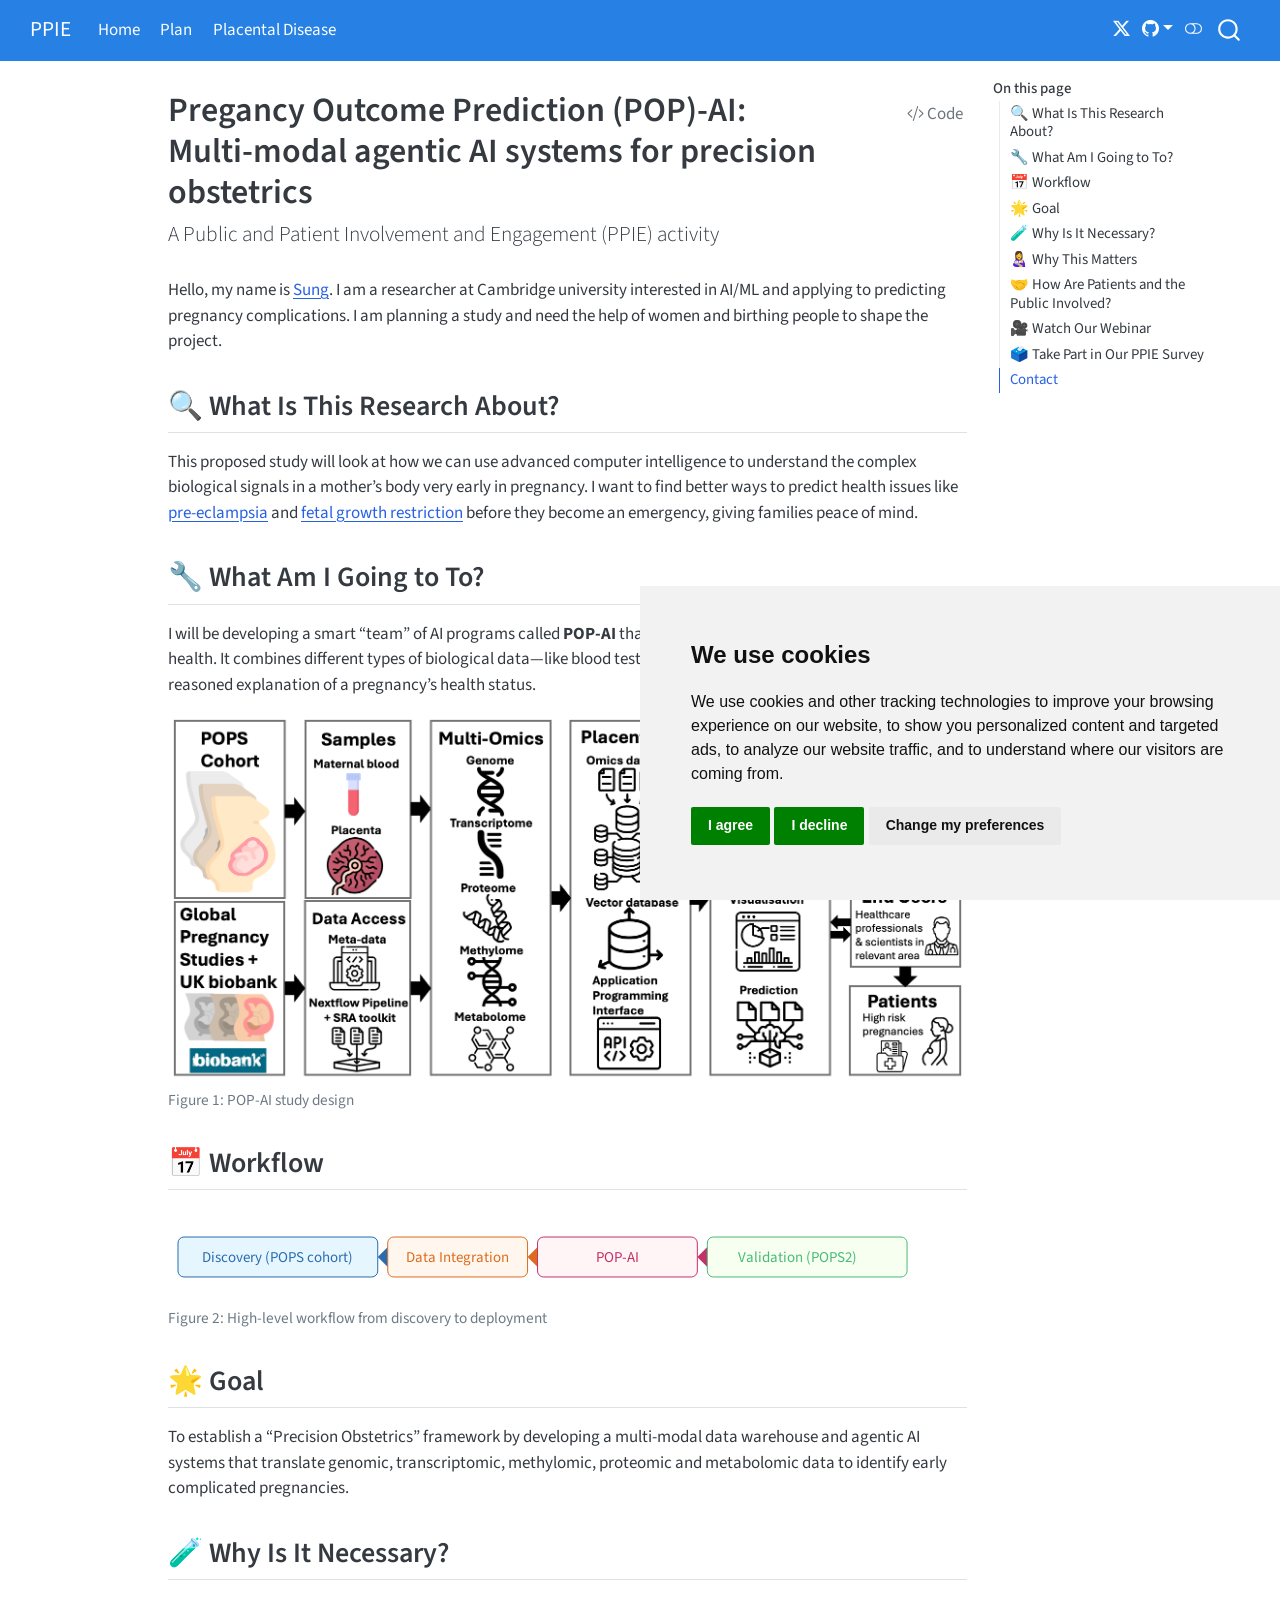
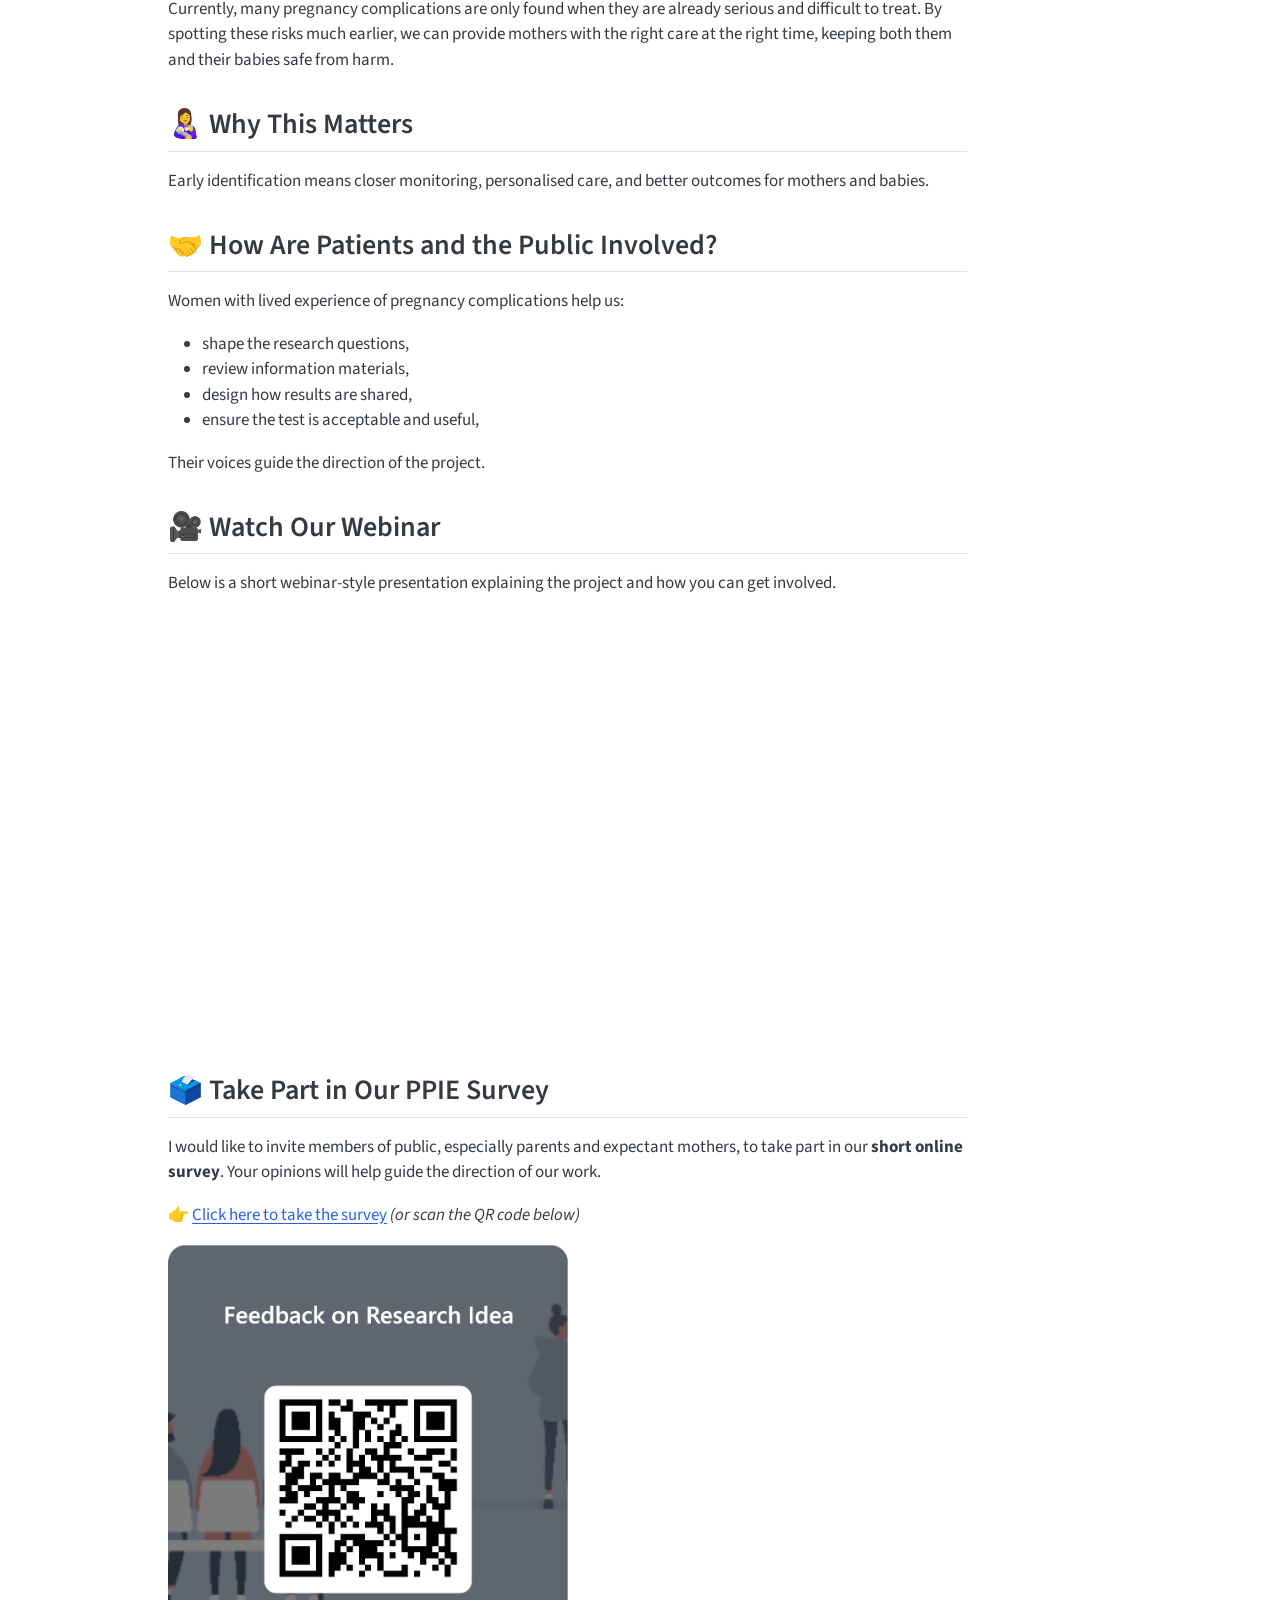
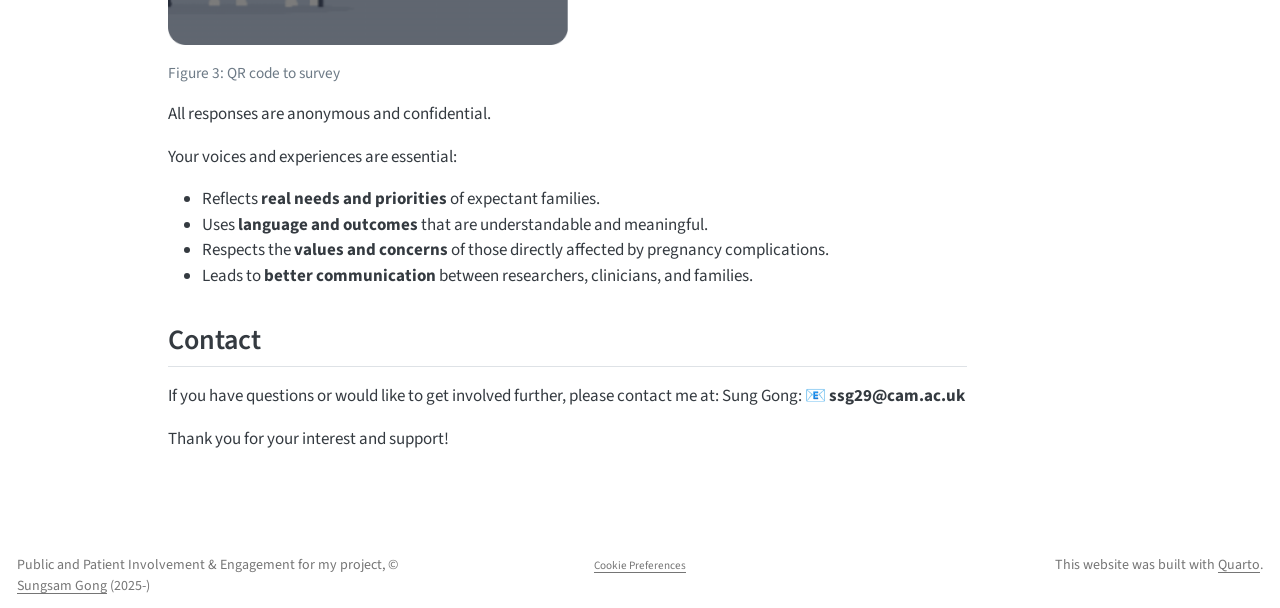
<file: index.html>
<!DOCTYPE html>
<html xmlns="http://www.w3.org/1999/xhtml" lang="en" xml:lang="en"><head>

<meta charset="utf-8">
<meta name="generator" content="quarto-1.9.38">

<meta name="viewport" content="width=device-width, initial-scale=1.0, user-scalable=yes">


<title>Pregancy Outcome Prediction (POP)-AI:Multi-modal agentic AI systems for precision obstetrics – PPIE</title>
<style>
/* Default styles provided by pandoc.
** See https://pandoc.org/MANUAL.html#variables-for-html for config info.
*/
code{white-space: pre-wrap;}
span.smallcaps{font-variant: small-caps;}
div.columns{display: flex; gap: min(4vw, 1.5em);}
div.column{flex: auto; overflow-x: auto;}
div.hanging-indent{margin-left: 1.5em; text-indent: -1.5em;}
ul.task-list{list-style: none;}
ul.task-list li input[type="checkbox"] {
  width: 0.8em;
  margin: 0 0.8em 0.2em -1em; /* quarto-specific, see https://github.com/quarto-dev/quarto-cli/issues/4556 */ 
  vertical-align: middle;
}
/* CSS for syntax highlighting */
html { -webkit-text-size-adjust: 100%; }
pre > code.sourceCode { white-space: pre; position: relative; }
pre > code.sourceCode > span { display: inline-block; line-height: 1.25; }
pre > code.sourceCode > span:empty { height: 1.2em; }
.sourceCode { overflow: visible; }
code.sourceCode > span { color: inherit; text-decoration: inherit; }
div.sourceCode { margin: 1em 0; }
pre.sourceCode { margin: 0; }
@media screen {
div.sourceCode { overflow: auto; }
}
@media print {
pre > code.sourceCode { white-space: pre-wrap; }
pre > code.sourceCode > span { text-indent: -5em; padding-left: 5em; }
}
pre.numberSource code
  { counter-reset: source-line 0; }
pre.numberSource code > span
  { position: relative; left: -4em; counter-increment: source-line; }
pre.numberSource code > span > a:first-child::before
  { content: counter(source-line);
    position: relative; left: -1em; text-align: right; vertical-align: baseline;
    border: none; display: inline-block;
    -webkit-touch-callout: none; -webkit-user-select: none;
    -khtml-user-select: none; -moz-user-select: none;
    -ms-user-select: none; user-select: none;
    padding: 0 4px; width: 4em;
  }
pre.numberSource { margin-left: 3em;  padding-left: 4px; }
div.sourceCode
  {   }
@media screen {
pre > code.sourceCode > span > a:first-child::before { text-decoration: underline; }
}
</style>


<script src="site_libs/quarto-nav/quarto-nav.js"></script>
<script src="site_libs/quarto-nav/headroom.min.js"></script>
<script src="site_libs/clipboard/clipboard.min.js"></script>
<script src="site_libs/quarto-search/autocomplete.umd.js"></script>
<script src="site_libs/quarto-search/fuse.min.js"></script>
<script src="site_libs/quarto-search/quarto-search.js"></script>
<meta name="quarto:offset" content="./">
<script src="site_libs/cookie-consent/cookie-consent.js"></script>
<link href="site_libs/cookie-consent/cookie-consent.css" rel="stylesheet">
<script src="site_libs/quarto-html/quarto.js" type="module"></script>
<script src="site_libs/quarto-html/tabsets/tabsets.js" type="module"></script>
<script src="site_libs/quarto-html/popper.min.js"></script>
<script src="site_libs/quarto-html/tippy.umd.min.js"></script>
<script src="site_libs/quarto-html/anchor.min.js"></script>
<link href="site_libs/quarto-html/tippy.css" rel="stylesheet">
<link href="site_libs/quarto-html/quarto-syntax-highlighting-8291caccebea3e7238bd0d3f61734ea6.css" rel="stylesheet" class="quarto-color-scheme" id="quarto-text-highlighting-styles">
<link href="site_libs/quarto-html/quarto-syntax-highlighting-dark-25a539bd18262b210d4368b792a50213.css" rel="stylesheet" class="quarto-color-scheme quarto-color-alternate" id="quarto-text-highlighting-styles">
<link href="site_libs/quarto-html/quarto-syntax-highlighting-8291caccebea3e7238bd0d3f61734ea6.css" rel="stylesheet" class="quarto-color-scheme-extra" id="quarto-text-highlighting-styles">
<script src="site_libs/bootstrap/bootstrap.min.js"></script>
<link href="site_libs/bootstrap/bootstrap-icons.css" rel="stylesheet">
<link href="site_libs/bootstrap/bootstrap-c38d240263f64f5838baf877ec85310b.min.css" rel="stylesheet" append-hash="true" class="quarto-color-scheme" id="quarto-bootstrap" data-mode="light">
<link href="site_libs/bootstrap/bootstrap-dark-cffd807c058e9c1e3dffd1df05c62508.min.css" rel="stylesheet" append-hash="true" class="quarto-color-scheme quarto-color-alternate" id="quarto-bootstrap" data-mode="dark">
<link href="site_libs/bootstrap/bootstrap-c38d240263f64f5838baf877ec85310b.min.css" rel="stylesheet" append-hash="true" class="quarto-color-scheme-extra" id="quarto-bootstrap" data-mode="light">
<script id="quarto-search-options" type="application/json">{
  "location": "navbar",
  "copy-button": false,
  "collapse-after": 3,
  "panel-placement": "end",
  "type": "overlay",
  "limit": 50,
  "keyboard-shortcut": [
    "f",
    "/",
    "s"
  ],
  "show-item-context": false,
  "language": {
    "search-no-results-text": "No results",
    "search-matching-documents-text": "matching documents",
    "search-copy-link-title": "Copy link to search",
    "search-hide-matches-text": "Hide additional matches",
    "search-more-match-text": "more match in this document",
    "search-more-matches-text": "more matches in this document",
    "search-clear-button-title": "Clear",
    "search-text-placeholder": "",
    "search-detached-cancel-button-title": "Cancel",
    "search-submit-button-title": "Submit",
    "search-label": "Search"
  }
}</script>
<script async="" src="https://www.googletagmanager.com/gtag/js?id=G-RY5QNJQ2C6"></script>

<script type="text/plain" cookie-consent="tracking">

window.dataLayer = window.dataLayer || [];
function gtag(){dataLayer.push(arguments);}
gtag('js', new Date());
gtag('config', 'G-RY5QNJQ2C6', { 'anonymize_ip': true});
</script>

<script type="text/javascript" charset="UTF-8">
document.addEventListener('DOMContentLoaded', function () {
cookieconsent.run({
  "notice_banner_type":"simple",
  "consent_type":"express",
  "palette":"light",
  "language":"en",
  "page_load_consent_levels":["strictly-necessary"],
  "notice_banner_reject_button_hide":false,
  "preferences_center_close_button_hide":false,
  "website_name":""
  ,
"language":"en"
  });
});
</script> 
  


<link rel="stylesheet" href="styles.css">
<meta property="og:title" content="Pregancy Outcome Prediction (POP)-AI:Multi-modal agentic AI systems for precision obstetrics – PPIE">
<meta property="og:description" content="A Public and Patient Involvement and Engagement (PPIE) activity">
<meta property="og:image" content="https://sung.github.io/POP-AI-PPIE/static/figure/Fig1.POP-AI.design 2.png">
<meta property="og:site_name" content="PPIE">
<meta property="og:image:height" content="755">
<meta property="og:image:width" content="1650">
<meta name="twitter:title" content="Pregancy Outcome Prediction (POP)-AI:Multi-modal agentic AI systems for precision obstetrics – PPIE">
<meta name="twitter:description" content="A Public and Patient Involvement and Engagement (PPIE) activity">
<meta name="twitter:image" content="https://sung.github.io/POP-AI-PPIE/static/figure/Fig1.POP-AI.design 2.png">
<meta name="twitter:image-height" content="755">
<meta name="twitter:image-width" content="1650">
<meta name="twitter:card" content="summary_large_image">
</head>

<body class="nav-fixed quarto-light"><script id="quarto-html-before-body" type="application/javascript">
    const toggleBodyColorMode = (bsSheetEl) => {
      const mode = bsSheetEl.getAttribute("data-mode");
      const bodyEl = window.document.querySelector("body");
      if (mode === "dark") {
        bodyEl.classList.add("quarto-dark");
        bodyEl.classList.remove("quarto-light");
      } else {
        bodyEl.classList.add("quarto-light");
        bodyEl.classList.remove("quarto-dark");
      }
    }
    const toggleBodyColorPrimary = () => {
      const bsSheetEl = window.document.querySelector("link#quarto-bootstrap:not([rel=disabled-stylesheet])");
      if (bsSheetEl) {
        toggleBodyColorMode(bsSheetEl);
      }
    }
    const setColorSchemeToggle = (alternate) => {
      const toggles = window.document.querySelectorAll('.quarto-color-scheme-toggle');
      for (let i=0; i < toggles.length; i++) {
        const toggle = toggles[i];
        if (toggle) {
          if (alternate) {
            toggle.classList.add("alternate");
          } else {
            toggle.classList.remove("alternate");
          }
        }
      }
    };
    const toggleColorMode = (alternate) => {
      // Switch the stylesheets
      const primaryStylesheets = window.document.querySelectorAll('link.quarto-color-scheme:not(.quarto-color-alternate)');
      const alternateStylesheets = window.document.querySelectorAll('link.quarto-color-scheme.quarto-color-alternate');
      manageTransitions('#quarto-margin-sidebar .nav-link', false);
      if (alternate) {
        // note: dark is layered on light, we don't disable primary!
        enableStylesheet(alternateStylesheets);
        for (const sheetNode of alternateStylesheets) {
          if (sheetNode.id === "quarto-bootstrap") {
            toggleBodyColorMode(sheetNode);
          }
        }
      } else {
        disableStylesheet(alternateStylesheets);
        enableStylesheet(primaryStylesheets)
        toggleBodyColorPrimary();
      }
      manageTransitions('#quarto-margin-sidebar .nav-link', true);
      // Switch the toggles
      setColorSchemeToggle(alternate)
      // Hack to workaround the fact that safari doesn't
      // properly recolor the scrollbar when toggling (#1455)
      if (navigator.userAgent.indexOf('Safari') > 0 && navigator.userAgent.indexOf('Chrome') == -1) {
        manageTransitions("body", false);
        window.scrollTo(0, 1);
        setTimeout(() => {
          window.scrollTo(0, 0);
          manageTransitions("body", true);
        }, 40);
      }
    }
    const disableStylesheet = (stylesheets) => {
      for (let i=0; i < stylesheets.length; i++) {
        const stylesheet = stylesheets[i];
        stylesheet.rel = 'disabled-stylesheet';
      }
    }
    const enableStylesheet = (stylesheets) => {
      for (let i=0; i < stylesheets.length; i++) {
        const stylesheet = stylesheets[i];
        if(stylesheet.rel !== 'stylesheet') { // for Chrome, which will still FOUC without this check
          stylesheet.rel = 'stylesheet';
        }
      }
    }
    const manageTransitions = (selector, allowTransitions) => {
      const els = window.document.querySelectorAll(selector);
      for (let i=0; i < els.length; i++) {
        const el = els[i];
        if (allowTransitions) {
          el.classList.remove('notransition');
        } else {
          el.classList.add('notransition');
        }
      }
    }
    const isFileUrl = () => {
      return window.location.protocol === 'file:';
    }
    const hasAlternateSentinel = () => {
      let styleSentinel = getColorSchemeSentinel();
      if (styleSentinel !== null) {
        return styleSentinel === "alternate";
      } else {
        return false;
      }
    }
    const setStyleSentinel = (alternate) => {
      const value = alternate ? "alternate" : "default";
      if (!isFileUrl()) {
        window.localStorage.setItem("quarto-color-scheme", value);
      } else {
        localAlternateSentinel = value;
      }
    }
    const getColorSchemeSentinel = () => {
      if (!isFileUrl()) {
        const storageValue = window.localStorage.getItem("quarto-color-scheme");
        return storageValue != null ? storageValue : localAlternateSentinel;
      } else {
        return localAlternateSentinel;
      }
    }
    const toggleGiscusIfUsed = (isAlternate, darkModeDefault) => {
      const baseTheme = document.querySelector('#giscus-base-theme')?.value ?? 'light';
      const alternateTheme = document.querySelector('#giscus-alt-theme')?.value ?? 'dark';
      let newTheme = '';
      if(authorPrefersDark) {
        newTheme = isAlternate ? baseTheme : alternateTheme;
      } else {
        newTheme = isAlternate ? alternateTheme : baseTheme;
      }
      const changeGiscusTheme = () => {
        // From: https://github.com/giscus/giscus/issues/336
        const sendMessage = (message) => {
          const iframe = document.querySelector('iframe.giscus-frame');
          if (!iframe) return;
          iframe.contentWindow.postMessage({ giscus: message }, 'https://giscus.app');
        }
        sendMessage({
          setConfig: {
            theme: newTheme
          }
        });
      }
      const isGiscussLoaded = window.document.querySelector('iframe.giscus-frame') !== null;
      if (isGiscussLoaded) {
        changeGiscusTheme();
      }
    };
    const authorPrefersDark = false;
    const darkModeDefault = authorPrefersDark;
      document.querySelector('link#quarto-text-highlighting-styles.quarto-color-scheme-extra').rel = 'disabled-stylesheet';
      document.querySelector('link#quarto-bootstrap.quarto-color-scheme-extra').rel = 'disabled-stylesheet';
    let localAlternateSentinel = darkModeDefault ? 'alternate' : 'default';
    // Dark / light mode switch
    window.quartoToggleColorScheme = () => {
      // Read the current dark / light value
      let toAlternate = !hasAlternateSentinel();
      toggleColorMode(toAlternate);
      setStyleSentinel(toAlternate);
      toggleGiscusIfUsed(toAlternate, darkModeDefault);
      window.dispatchEvent(new Event('resize'));
    };
    // Switch to dark mode if need be
    if (hasAlternateSentinel()) {
      toggleColorMode(true);
    } else {
      toggleColorMode(false);
    }
  </script>

<div id="quarto-search-results"></div>
  <header id="quarto-header" class="headroom fixed-top">
    <nav class="navbar navbar-expand-lg " data-bs-theme="dark">
      <div class="navbar-container container-fluid">
      <div class="navbar-brand-container mx-auto">
    <a class="navbar-brand" href="./index.html">
    <span class="navbar-title">PPIE</span>
    </a>
  </div>
            <div id="quarto-search" class="" title="Search"></div>
          <button class="navbar-toggler" type="button" data-bs-toggle="collapse" data-bs-target="#navbarCollapse" aria-controls="navbarCollapse" role="menu" aria-expanded="false" aria-label="Toggle navigation" onclick="if (window.quartoToggleHeadroom) { window.quartoToggleHeadroom(); }">
  <span class="navbar-toggler-icon"></span>
</button>
          <div class="collapse navbar-collapse" id="navbarCollapse">
            <ul class="navbar-nav navbar-nav-scroll me-auto">
  <li class="nav-item">
    <a class="nav-link active" href="./index.html" aria-current="page"> 
<span class="menu-text">Home</span></a>
  </li>  
  <li class="nav-item">
    <a class="nav-link" href="./plan.html"> 
<span class="menu-text">Plan</span></a>
  </li>  
  <li class="nav-item">
    <a class="nav-link" href="./placenta.html"> 
<span class="menu-text">Placental Disease</span></a>
  </li>  
</ul>
          </div> <!-- /navcollapse -->
            <div class="quarto-navbar-tools tools-wide">
    <a href="https://x.com/sunggong" title="" class="quarto-navigation-tool px-1" aria-label=""><i class="bi bi-twitter-x"></i></a>
    <div class="dropdown">
      <a href="" title="" id="quarto-navigation-tool-dropdown-0" class="quarto-navigation-tool dropdown-toggle px-1" data-bs-toggle="dropdown" aria-expanded="false" role="link" aria-label=""><i class="bi bi-github"></i></a>
      <ul class="dropdown-menu" aria-labelledby="quarto-navigation-tool-dropdown-0">
          <li>
            <a class="dropdown-item quarto-navbar-tools-item" href="https://github.com/sung/POP-AI-PPIE">
            Source Code
            </a>
          </li>
          <li>
            <a class="dropdown-item quarto-navbar-tools-item" href="https://github.com/sung/POP-AI-PPIE">
            Report a Bug
            </a>
          </li>
      </ul>
    </div>
  <a href="" class="quarto-color-scheme-toggle quarto-navigation-tool  px-1" onclick="window.quartoToggleColorScheme(); return false;" title="Toggle dark mode"><i class="bi"></i></a>
</div>
      </div> <!-- /container-fluid -->
    </nav>
</header>
<!-- content -->
<div id="quarto-content" class="quarto-container page-columns page-rows-contents page-layout-article page-navbar">
<!-- sidebar -->
<!-- margin-sidebar -->
    <div id="quarto-margin-sidebar" class="sidebar margin-sidebar">
        <nav id="TOC" role="doc-toc" class="toc-active">
    <h2 id="toc-title">On this page</h2>
   
  <ul>
  <li><a href="#what-is-this-research-about" id="toc-what-is-this-research-about" class="nav-link active" data-scroll-target="#what-is-this-research-about">🔍 What Is This Research About?</a></li>
  <li><a href="#what-am-i-going-to-to" id="toc-what-am-i-going-to-to" class="nav-link" data-scroll-target="#what-am-i-going-to-to">🔧 What Am I Going to To?</a></li>
  <li><a href="#workflow" id="toc-workflow" class="nav-link" data-scroll-target="#workflow">📅 Workflow</a></li>
  <li><a href="#goal" id="toc-goal" class="nav-link" data-scroll-target="#goal">🌟 Goal</a></li>
  <li><a href="#why-is-it-necessary" id="toc-why-is-it-necessary" class="nav-link" data-scroll-target="#why-is-it-necessary">🧪 Why Is It Necessary?</a></li>
  <li><a href="#why-this-matters" id="toc-why-this-matters" class="nav-link" data-scroll-target="#why-this-matters">👩‍🍼 Why This Matters</a></li>
  <li><a href="#how-are-patients-and-the-public-involved" id="toc-how-are-patients-and-the-public-involved" class="nav-link" data-scroll-target="#how-are-patients-and-the-public-involved">🤝 How Are Patients and the Public Involved?</a></li>
  <li><a href="#watch-our-webinar" id="toc-watch-our-webinar" class="nav-link" data-scroll-target="#watch-our-webinar">🎥 Watch Our Webinar</a></li>
  <li><a href="#take-part-in-our-ppie-survey" id="toc-take-part-in-our-ppie-survey" class="nav-link" data-scroll-target="#take-part-in-our-ppie-survey">🗳️ Take Part in Our PPIE Survey</a></li>
  <li><a href="#contact" id="toc-contact" class="nav-link" data-scroll-target="#contact">Contact</a></li>
  </ul>
</nav>
    </div>
<!-- main -->
<main class="content" id="quarto-document-content">


<header id="title-block-header" class="quarto-title-block default">
<div class="quarto-title">
<div class="quarto-title-block"><div><h1 class="title">Pregancy Outcome Prediction (POP)-AI:<br>Multi-modal agentic AI systems for precision obstetrics</h1><button type="button" class="btn code-tools-button" id="quarto-code-tools-source"><i class="bi"></i> Code</button></div></div>
<p class="subtitle lead">A Public and Patient Involvement and Engagement (PPIE) activity</p>
</div>



<div class="quarto-title-meta">

    
  
    
  </div>
  


</header>


<p>Hello, my name is <a href="https://sung.github.io">Sung</a>. I am a researcher at Cambridge university interested in AI/ML and applying to predicting pregnancy complications. I am planning a study and need the help of women and birthing people to shape the project.</p>
<section id="what-is-this-research-about" class="level2">
<h2 class="anchored" data-anchor-id="what-is-this-research-about">🔍 What Is This Research About?</h2>
<p>This proposed study will look at how we can use advanced computer intelligence to understand the complex biological signals in a mother’s body very early in pregnancy. I want to find better ways to predict health issues like <a href="https://www.nhs.uk/conditions/pre-eclampsia/">pre-eclampsia</a> and <a href="https://www.tommys.org/pregnancy-information/pregnancy-complications/fetal-growth-restriction-intrauterine-growth-restriction">fetal growth restriction</a> before they become an emergency, giving families peace of mind.</p>
</section>
<section id="what-am-i-going-to-to" class="level2">
<h2 class="anchored" data-anchor-id="what-am-i-going-to-to">🔧 What Am I Going to To?</h2>
<p>I will be developing a smart “team” of AI programs called <strong>POP-AI</strong> that acts as a digital specialist for pregnancy health. It combines different types of biological data—like blood tests and genetics—to give doctors a clear, reasoned explanation of a pregnancy’s health status.</p>
<div id="fig-study-design" class="quarto-float quarto-figure quarto-figure-center anchored">
<figure class="quarto-float quarto-float-fig figure">
<div aria-describedby="fig-study-design-caption-0ceaefa1-69ba-4598-a22c-09a6ac19f8ca">
<img src="static/figure/Fig1.POP-AI.design 2.png" class="img-fluid figure-img">
</div>
<figcaption class="quarto-float-caption-bottom quarto-float-caption quarto-float-fig" id="fig-study-design-caption-0ceaefa1-69ba-4598-a22c-09a6ac19f8ca">
Figure&nbsp;1: POP-AI study design
</figcaption>
</figure>
</div>
</section>
<section id="workflow" class="level2">
<h2 class="anchored" data-anchor-id="workflow">📅 Workflow</h2>
<div id="fig-workflow" class="quarto-float quarto-figure quarto-figure-center anchored">
<figure class="quarto-float quarto-float-fig figure">
<div aria-describedby="fig-workflow-caption-0ceaefa1-69ba-4598-a22c-09a6ac19f8ca">
<svg width="100%" height="100" viewbox="0 0 800 80" xmlns="http://www.w3.org/2000/svg">
<rect x="10" y="20" width="200" height="40" rx="6" fill="#E6F6FF" stroke="#2B6CB0"></rect> <text x="110" y="45" font-size="15" text-anchor="middle" fill="#2B6CB0">Discovery (POPS cohort)</text> <polygon points="210,40 220,30 220,50" fill="#2B6CB0"></polygon> <rect x="220" y="20" width="140" height="40" rx="6" fill="#FFF7ED" stroke="#DD6B20"></rect> <text x="290" y="45" font-size="15" text-anchor="middle" fill="#DD6B20">Data Integration</text> <polygon points="360,40 370,30 370,50" fill="#DD6B20"></polygon> <rect x="370" y="20" width="160" height="40" rx="6" fill="#FFF5F7" stroke="#C53069"></rect> <text x="450" y="45" font-size="15" text-anchor="middle" fill="#C53069">POP-AI</text> <polygon points="530,40 540,30 540,50" fill="#C53069"></polygon> <rect x="540" y="20" width="200" height="40" rx="6" fill="#F7FFF0" stroke="#48BB78"></rect> <text x="630" y="45" font-size="15" text-anchor="middle" fill="#48BB78"> Validation (POPS2)</text>
</svg>
</div>
<figcaption class="quarto-float-caption-bottom quarto-float-caption quarto-float-fig" id="fig-workflow-caption-0ceaefa1-69ba-4598-a22c-09a6ac19f8ca">
Figure&nbsp;2: High-level workflow from discovery to deployment
</figcaption>
</figure>
</div>
</section>
<section id="goal" class="level2">
<h2 class="anchored" data-anchor-id="goal">🌟 Goal</h2>
<p>To establish a “Precision Obstetrics” framework by developing a multi-modal data warehouse and agentic AI systems that translate genomic, transcriptomic, methylomic, proteomic and metabolomic data to identify early complicated pregnancies.</p>
</section>
<section id="why-is-it-necessary" class="level2">
<h2 class="anchored" data-anchor-id="why-is-it-necessary">🧪 Why Is It Necessary?</h2>
<p>Currently, many pregnancy complications are only found when they are already serious and difficult to treat. By spotting these risks much earlier, we can provide mothers with the right care at the right time, keeping both them and their babies safe from harm.</p>
</section>
<section id="why-this-matters" class="level2">
<h2 class="anchored" data-anchor-id="why-this-matters">👩‍🍼 Why This Matters</h2>
<p>Early identification means closer monitoring, personalised care, and better outcomes for mothers and babies.</p>
</section>
<section id="how-are-patients-and-the-public-involved" class="level2">
<h2 class="anchored" data-anchor-id="how-are-patients-and-the-public-involved">🤝 How Are Patients and the Public Involved?</h2>
<p>Women with lived experience of pregnancy complications help us:</p>
<ul>
<li>shape the research questions,</li>
<li>review information materials,</li>
<li>design how results are shared,</li>
<li>ensure the test is acceptable and useful,</li>
</ul>
<p>Their voices guide the direction of the project.</p>
</section>
<section id="watch-our-webinar" class="level2">
<h2 class="anchored" data-anchor-id="watch-our-webinar">🎥 Watch Our Webinar</h2>
<p>Below is a short webinar-style presentation explaining the project and how you can get involved.</p>
<iframe width="100%" height="400" src="https://www.youtube.com/embed/9nts6IFt578" title="PPIE Webinar" frameborder="0" allowfullscreen="">
</iframe>
</section>
<section id="take-part-in-our-ppie-survey" class="level2">
<h2 class="anchored" data-anchor-id="take-part-in-our-ppie-survey">🗳️ Take Part in Our PPIE Survey</h2>
<p>I would like to invite members of public, especially parents and expectant mothers, to take part in our <strong>short online survey</strong>. Your opinions will help guide the direction of our work.</p>
<p>👉 <strong><a href="https://forms.office.com/e/AYFbkgAYEU">Click here to take the survey</a></strong> <em>(or scan the QR code below)</em></p>
<div id="fig-qr-code" class="quarto-float quarto-figure quarto-figure-left anchored" data-fig-align="left">
<figure class="quarto-float quarto-float-fig figure">
<div aria-describedby="fig-qr-code-caption-0ceaefa1-69ba-4598-a22c-09a6ac19f8ca">
<img src="static/figure/QRCode for Feedback on Research Idea.png" class="img-fluid quarto-figure quarto-figure-left figure-img" width="400">
</div>
<figcaption class="quarto-float-caption-bottom quarto-float-caption quarto-float-fig" id="fig-qr-code-caption-0ceaefa1-69ba-4598-a22c-09a6ac19f8ca">
Figure&nbsp;3: QR code to survey
</figcaption>
</figure>
</div>
<p>All responses are anonymous and confidential.</p>
<p>Your voices and experiences are essential:</p>
<ul>
<li>Reflects <strong>real needs and priorities</strong> of expectant families.</li>
<li>Uses <strong>language and outcomes</strong> that are understandable and meaningful.</li>
<li>Respects the <strong>values and concerns</strong> of those directly affected by pregnancy complications.</li>
<li>Leads to <strong>better communication</strong> between researchers, clinicians, and families.</li>
</ul>
</section>
<section id="contact" class="level2">
<h2 class="anchored" data-anchor-id="contact">Contact</h2>
<p>If you have questions or would like to get involved further, please contact me at: Sung Gong: 📧 <strong>ssg29@cam.ac.uk</strong></p>
<p>Thank you for your interest and support!</p>


<!-- -->

</section>

</main> <!-- /main -->
<script id="quarto-html-after-body" type="application/javascript">
  window.document.addEventListener("DOMContentLoaded", function (event) {
    // Ensure there is a toggle, if there isn't float one in the top right
    if (window.document.querySelector('.quarto-color-scheme-toggle') === null) {
      const a = window.document.createElement('a');
      a.classList.add('top-right');
      a.classList.add('quarto-color-scheme-toggle');
      a.href = "";
      a.onclick = function() { try { window.quartoToggleColorScheme(); } catch {} return false; };
      const i = window.document.createElement("i");
      i.classList.add('bi');
      a.appendChild(i);
      window.document.body.appendChild(a);
    }
    setColorSchemeToggle(hasAlternateSentinel())
    const icon = "";
    const anchorJS = new window.AnchorJS();
    anchorJS.options = {
      placement: 'right',
      icon: icon
    };
    anchorJS.add('.anchored');
    const isCodeAnnotation = (el) => {
      for (const clz of el.classList) {
        if (clz.startsWith('code-annotation-')) {                     
          return true;
        }
      }
      return false;
    }
    const onCopySuccess = function(e) {
      // button target
      const button = e.trigger;
      // don't keep focus
      button.blur();
      // flash "checked"
      button.classList.add('code-copy-button-checked');
      var currentTitle = button.getAttribute("title");
      button.setAttribute("title", "Copied!");
      let tooltip;
      if (window.bootstrap) {
        button.setAttribute("data-bs-toggle", "tooltip");
        button.setAttribute("data-bs-placement", "left");
        button.setAttribute("data-bs-title", "Copied!");
        tooltip = new bootstrap.Tooltip(button, 
          { trigger: "manual", 
            customClass: "code-copy-button-tooltip",
            offset: [0, -8]});
        tooltip.show();    
      }
      setTimeout(function() {
        if (tooltip) {
          tooltip.hide();
          button.removeAttribute("data-bs-title");
          button.removeAttribute("data-bs-toggle");
          button.removeAttribute("data-bs-placement");
        }
        button.setAttribute("title", currentTitle);
        button.classList.remove('code-copy-button-checked');
      }, 1000);
      // clear code selection
      e.clearSelection();
    }
    const getTextToCopy = function(trigger) {
      const outerScaffold = trigger.parentElement.cloneNode(true);
      const codeEl = outerScaffold.querySelector('code');
      for (const childEl of codeEl.children) {
        if (isCodeAnnotation(childEl)) {
          childEl.remove();
        }
      }
      return codeEl.innerText;
    }
    const clipboard = new window.ClipboardJS('.code-copy-button:not([data-in-quarto-modal])', {
      text: getTextToCopy
    });
    clipboard.on('success', onCopySuccess);
    if (window.document.getElementById('quarto-embedded-source-code-modal')) {
      const clipboardModal = new window.ClipboardJS('.code-copy-button[data-in-quarto-modal]', {
        text: getTextToCopy,
        container: window.document.getElementById('quarto-embedded-source-code-modal')
      });
      clipboardModal.on('success', onCopySuccess);
    }
    const viewSource = window.document.getElementById('quarto-view-source') ||
                       window.document.getElementById('quarto-code-tools-source');
    if (viewSource) {
      const sourceUrl = viewSource.getAttribute("data-quarto-source-url");
      viewSource.addEventListener("click", function(e) {
        if (sourceUrl) {
          // rstudio viewer pane
          if (/\bcapabilities=\b/.test(window.location)) {
            window.open(sourceUrl);
          } else {
            window.location.href = sourceUrl;
          }
        } else {
          const modal = new bootstrap.Modal(document.getElementById('quarto-embedded-source-code-modal'));
          modal.show();
        }
        return false;
      });
    }
    function toggleCodeHandler(show) {
      return function(e) {
        const detailsSrc = window.document.querySelectorAll(".cell > details > .sourceCode");
        for (let i=0; i<detailsSrc.length; i++) {
          const details = detailsSrc[i].parentElement;
          if (show) {
            details.open = true;
          } else {
            details.removeAttribute("open");
          }
        }
        const cellCodeDivs = window.document.querySelectorAll(".cell > .sourceCode");
        const fromCls = show ? "hidden" : "unhidden";
        const toCls = show ? "unhidden" : "hidden";
        for (let i=0; i<cellCodeDivs.length; i++) {
          const codeDiv = cellCodeDivs[i];
          if (codeDiv.classList.contains(fromCls)) {
            codeDiv.classList.remove(fromCls);
            codeDiv.classList.add(toCls);
          } 
        }
        return false;
      }
    }
    const hideAllCode = window.document.getElementById("quarto-hide-all-code");
    if (hideAllCode) {
      hideAllCode.addEventListener("click", toggleCodeHandler(false));
    }
    const showAllCode = window.document.getElementById("quarto-show-all-code");
    if (showAllCode) {
      showAllCode.addEventListener("click", toggleCodeHandler(true));
    }
      var localhostRegex = new RegExp(/^(?:http|https):\/\/localhost\:?[0-9]*\//);
      var mailtoRegex = new RegExp(/^mailto:/);
        var filterRegex = new RegExp("https:\/\/sung\.github\.io\/POP-AI-PPIE");
      var isInternal = (href) => {
          return filterRegex.test(href) || localhostRegex.test(href) || mailtoRegex.test(href);
      }
      // Inspect non-navigation links and adorn them if external
     var links = window.document.querySelectorAll('a[href]:not(.nav-link):not(.navbar-brand):not(.toc-action):not(.sidebar-link):not(.sidebar-item-toggle):not(.pagination-link):not(.no-external):not([aria-hidden]):not(.dropdown-item):not(.quarto-navigation-tool):not(.about-link)');
      for (var i=0; i<links.length; i++) {
        const link = links[i];
        if (!isInternal(link.href)) {
          // undo the damage that might have been done by quarto-nav.js in the case of
          // links that we want to consider external
          if (link.dataset.originalHref !== undefined) {
            link.href = link.dataset.originalHref;
          }
        }
      }
    function tippyHover(el, contentFn, onTriggerFn, onUntriggerFn) {
      const config = {
        allowHTML: true,
        maxWidth: 500,
        delay: 100,
        arrow: false,
        appendTo: function(el) {
            return el.parentElement;
        },
        interactive: true,
        interactiveBorder: 10,
        theme: 'quarto',
        placement: 'bottom-start',
      };
      if (contentFn) {
        config.content = contentFn;
      }
      if (onTriggerFn) {
        config.onTrigger = onTriggerFn;
      }
      if (onUntriggerFn) {
        config.onUntrigger = onUntriggerFn;
      }
      window.tippy(el, config); 
    }
    const noterefs = window.document.querySelectorAll('a[role="doc-noteref"]');
    for (var i=0; i<noterefs.length; i++) {
      const ref = noterefs[i];
      tippyHover(ref, function() {
        // use id or data attribute instead here
        let href = ref.getAttribute('data-footnote-href') || ref.getAttribute('href');
        try { href = new URL(href).hash; } catch {}
        const id = href.replace(/^#\/?/, "");
        const note = window.document.getElementById(id);
        if (note) {
          return note.innerHTML;
        } else {
          return "";
        }
      });
    }
    const xrefs = window.document.querySelectorAll('a.quarto-xref');
    const processXRef = (id, note) => {
      // Strip column container classes
      const stripColumnClz = (el) => {
        el.classList.remove("page-full", "page-columns");
        if (el.children) {
          for (const child of el.children) {
            stripColumnClz(child);
          }
        }
      }
      stripColumnClz(note)
      if (id === null || id.startsWith('sec-')) {
        // Special case sections, only their first couple elements
        const container = document.createElement("div");
        if (note.children && note.children.length > 2) {
          container.appendChild(note.children[0].cloneNode(true));
          for (let i = 1; i < note.children.length; i++) {
            const child = note.children[i];
            if (child.tagName === "P" && child.innerText === "") {
              continue;
            } else {
              container.appendChild(child.cloneNode(true));
              break;
            }
          }
          if (window.Quarto?.typesetMath) {
            window.Quarto.typesetMath(container);
          }
          return container.innerHTML
        } else {
          if (window.Quarto?.typesetMath) {
            window.Quarto.typesetMath(note);
          }
          return note.innerHTML;
        }
      } else {
        // Remove any anchor links if they are present
        const anchorLink = note.querySelector('a.anchorjs-link');
        if (anchorLink) {
          anchorLink.remove();
        }
        if (window.Quarto?.typesetMath) {
          window.Quarto.typesetMath(note);
        }
        if (note.classList.contains("callout")) {
          return note.outerHTML;
        } else {
          return note.innerHTML;
        }
      }
    }
    for (var i=0; i<xrefs.length; i++) {
      const xref = xrefs[i];
      tippyHover(xref, undefined, function(instance) {
        instance.disable();
        let url = xref.getAttribute('href');
        let hash = undefined; 
        if (url.startsWith('#')) {
          hash = url;
        } else {
          try { hash = new URL(url).hash; } catch {}
        }
        if (hash) {
          const id = hash.replace(/^#\/?/, "");
          const note = window.document.getElementById(id);
          if (note !== null) {
            try {
              const html = processXRef(id, note.cloneNode(true));
              instance.setContent(html);
            } finally {
              instance.enable();
              instance.show();
            }
          } else {
            // See if we can fetch this
            fetch(url.split('#')[0])
            .then(res => res.text())
            .then(html => {
              const parser = new DOMParser();
              const htmlDoc = parser.parseFromString(html, "text/html");
              const note = htmlDoc.getElementById(id);
              if (note !== null) {
                const html = processXRef(id, note);
                instance.setContent(html);
              } 
            }).finally(() => {
              instance.enable();
              instance.show();
            });
          }
        } else {
          // See if we can fetch a full url (with no hash to target)
          // This is a special case and we should probably do some content thinning / targeting
          fetch(url)
          .then(res => res.text())
          .then(html => {
            const parser = new DOMParser();
            const htmlDoc = parser.parseFromString(html, "text/html");
            const note = htmlDoc.querySelector('main.content');
            if (note !== null) {
              // This should only happen for chapter cross references
              // (since there is no id in the URL)
              // remove the first header
              if (note.children.length > 0 && note.children[0].tagName === "HEADER") {
                note.children[0].remove();
              }
              const html = processXRef(null, note);
              instance.setContent(html);
            } 
          }).finally(() => {
            instance.enable();
            instance.show();
          });
        }
      }, function(instance) {
      });
    }
        let selectedAnnoteEl;
        const selectorForAnnotation = ( cell, annotation) => {
          let cellAttr = 'data-code-cell="' + cell + '"';
          let lineAttr = 'data-code-annotation="' +  annotation + '"';
          const selector = 'span[' + cellAttr + '][' + lineAttr + ']';
          return selector;
        }
        const selectCodeLines = (annoteEl) => {
          const doc = window.document;
          const targetCell = annoteEl.getAttribute("data-target-cell");
          const targetAnnotation = annoteEl.getAttribute("data-target-annotation");
          const annoteSpan = window.document.querySelector(selectorForAnnotation(targetCell, targetAnnotation));
          const lines = annoteSpan.getAttribute("data-code-lines").split(",");
          const lineIds = lines.map((line) => {
            return targetCell + "-" + line;
          })
          let top = null;
          let height = null;
          let parent = null;
          if (lineIds.length > 0) {
              //compute the position of the single el (top and bottom and make a div)
              const el = window.document.getElementById(lineIds[0]);
              top = el.offsetTop;
              height = el.offsetHeight;
              parent = el.parentElement.parentElement;
            if (lineIds.length > 1) {
              const lastEl = window.document.getElementById(lineIds[lineIds.length - 1]);
              const bottom = lastEl.offsetTop + lastEl.offsetHeight;
              height = bottom - top;
            }
            if (top !== null && height !== null && parent !== null) {
              // cook up a div (if necessary) and position it 
              let div = window.document.getElementById("code-annotation-line-highlight");
              if (div === null) {
                div = window.document.createElement("div");
                div.setAttribute("id", "code-annotation-line-highlight");
                div.style.position = 'absolute';
                parent.appendChild(div);
              }
              div.style.top = top - 2 + "px";
              div.style.height = height + 4 + "px";
              div.style.left = 0;
              let gutterDiv = window.document.getElementById("code-annotation-line-highlight-gutter");
              if (gutterDiv === null) {
                gutterDiv = window.document.createElement("div");
                gutterDiv.setAttribute("id", "code-annotation-line-highlight-gutter");
                gutterDiv.style.position = 'absolute';
                const codeCell = window.document.getElementById(targetCell);
                const gutter = codeCell.querySelector('.code-annotation-gutter');
                gutter.appendChild(gutterDiv);
              }
              gutterDiv.style.top = top - 2 + "px";
              gutterDiv.style.height = height + 4 + "px";
            }
            selectedAnnoteEl = annoteEl;
          }
        };
        const unselectCodeLines = () => {
          const elementsIds = ["code-annotation-line-highlight", "code-annotation-line-highlight-gutter"];
          elementsIds.forEach((elId) => {
            const div = window.document.getElementById(elId);
            if (div) {
              div.remove();
            }
          });
          selectedAnnoteEl = undefined;
        };
          // Handle positioning of the toggle
      window.addEventListener(
        "resize",
        throttle(() => {
          elRect = undefined;
          if (selectedAnnoteEl) {
            selectCodeLines(selectedAnnoteEl);
          }
        }, 10)
      );
      function throttle(fn, ms) {
      let throttle = false;
      let timer;
        return (...args) => {
          if(!throttle) { // first call gets through
              fn.apply(this, args);
              throttle = true;
          } else { // all the others get throttled
              if(timer) clearTimeout(timer); // cancel #2
              timer = setTimeout(() => {
                fn.apply(this, args);
                timer = throttle = false;
              }, ms);
          }
        };
      }
        // Attach click handler to the DT
        const annoteDls = window.document.querySelectorAll('dt[data-target-cell]');
        for (const annoteDlNode of annoteDls) {
          annoteDlNode.addEventListener('click', (event) => {
            const clickedEl = event.target;
            if (clickedEl !== selectedAnnoteEl) {
              unselectCodeLines();
              const activeEl = window.document.querySelector('dt[data-target-cell].code-annotation-active');
              if (activeEl) {
                activeEl.classList.remove('code-annotation-active');
              }
              selectCodeLines(clickedEl);
              clickedEl.classList.add('code-annotation-active');
            } else {
              // Unselect the line
              unselectCodeLines();
              clickedEl.classList.remove('code-annotation-active');
            }
          });
        }
    const findCites = (el) => {
      const parentEl = el.parentElement;
      if (parentEl) {
        const cites = parentEl.dataset.cites;
        if (cites) {
          return {
            el,
            cites: cites.split(' ')
          };
        } else {
          return findCites(el.parentElement)
        }
      } else {
        return undefined;
      }
    };
    var bibliorefs = window.document.querySelectorAll('a[role="doc-biblioref"]');
    for (var i=0; i<bibliorefs.length; i++) {
      const ref = bibliorefs[i];
      const citeInfo = findCites(ref);
      if (citeInfo) {
        tippyHover(citeInfo.el, function() {
          var popup = window.document.createElement('div');
          citeInfo.cites.forEach(function(cite) {
            var citeDiv = window.document.createElement('div');
            citeDiv.classList.add('hanging-indent');
            citeDiv.classList.add('csl-entry');
            var biblioDiv = window.document.getElementById('ref-' + cite);
            if (biblioDiv) {
              citeDiv.innerHTML = biblioDiv.innerHTML;
            }
            popup.appendChild(citeDiv);
          });
          return popup.innerHTML;
        });
      }
    }
  });
  </script><div class="modal fade" id="quarto-embedded-source-code-modal" tabindex="-1" aria-labelledby="quarto-embedded-source-code-modal-label" aria-hidden="true"><div class="modal-dialog modal-dialog-scrollable"><div class="modal-content"><div class="modal-header"><h5 class="modal-title" id="quarto-embedded-source-code-modal-label">Source Code</h5><button class="btn-close" data-bs-dismiss="modal"></button></div><div class="modal-body"><div class="">
<div class="code-copy-outer-scaffold"><div class="sourceCode" id="cb1" data-shortcodes="false"><pre class="sourceCode numberSource markdown number-lines code-with-copy"><code class="sourceCode markdown"><span id="cb1-1"><a href="#cb1-1"></a><span class="co">---</span></span>
<span id="cb1-2"><a href="#cb1-2"></a><span class="an">title:</span><span class="co"> "Pregancy Outcome Prediction (POP)-AI:&lt;/br&gt;Multi-modal agentic AI systems for precision obstetrics"</span></span>
<span id="cb1-3"><a href="#cb1-3"></a><span class="an">subtitle:</span><span class="co"> "A Public and Patient Involvement and Engagement (PPIE) activity"</span></span>
<span id="cb1-4"><a href="#cb1-4"></a><span class="co">---</span></span>
<span id="cb1-5"><a href="#cb1-5"></a></span>
<span id="cb1-6"><a href="#cb1-6"></a>Hello, my name is <span class="co">[</span><span class="ot">Sung</span><span class="co">](https://sung.github.io)</span>. I am a researcher at Cambridge university interested in AI/ML and applying to predicting pregnancy complications. I am planning a study and need the help of women and birthing people to shape the project. </span>
<span id="cb1-7"><a href="#cb1-7"></a></span>
<span id="cb1-8"><a href="#cb1-8"></a><span class="fu">## 🔍 What Is This Research About?</span></span>
<span id="cb1-9"><a href="#cb1-9"></a></span>
<span id="cb1-10"><a href="#cb1-10"></a>This proposed study will look at how we can use advanced computer intelligence to understand the complex biological signals in a mother's body very early in pregnancy. I want to find better ways to predict health issues like <span class="co">[</span><span class="ot">pre-eclampsia</span><span class="co">](https://www.nhs.uk/conditions/pre-eclampsia/)</span> and <span class="co">[</span><span class="ot">fetal growth restriction</span><span class="co">](https://www.tommys.org/pregnancy-information/pregnancy-complications/fetal-growth-restriction-intrauterine-growth-restriction)</span> before they become an emergency, giving families peace of mind.</span>
<span id="cb1-11"><a href="#cb1-11"></a></span>
<span id="cb1-12"><a href="#cb1-12"></a><span class="fu">## 🔧 What Am I Going to To?</span></span>
<span id="cb1-13"><a href="#cb1-13"></a></span>
<span id="cb1-14"><a href="#cb1-14"></a>I will be developing a smart "team" of AI programs called **POP-AI** that acts as a digital specialist for pregnancy health. It combines different types of biological data—like blood tests and genetics—to give doctors a clear, reasoned explanation of a pregnancy's health status.</span>
<span id="cb1-15"><a href="#cb1-15"></a></span>
<span id="cb1-16"><a href="#cb1-16"></a><span class="al">![POP-AI study design](static/figure/Fig1.POP-AI.design 2.png)</span>{#fig-study-design}</span>
<span id="cb1-17"><a href="#cb1-17"></a></span>
<span id="cb1-18"><a href="#cb1-18"></a><span class="fu">## 📅 Workflow</span></span>
<span id="cb1-19"><a href="#cb1-19"></a></span>
<span id="cb1-20"><a href="#cb1-20"></a>::: {#fig-workflow}</span>
<span id="cb1-21"><a href="#cb1-21"></a><span class="dt">&lt;</span><span class="kw">svg</span><span class="ot"> width</span><span class="op">=</span><span class="st">"100%"</span><span class="ot"> height</span><span class="op">=</span><span class="st">"100"</span><span class="ot"> viewBox</span><span class="op">=</span><span class="st">"0 0 800 80"</span><span class="ot"> xmlns</span><span class="op">=</span><span class="st">"http://www.w3.org/2000/svg"</span><span class="dt">&gt;</span></span>
<span id="cb1-22"><a href="#cb1-22"></a>  <span class="dt">&lt;</span><span class="kw">rect</span><span class="ot"> x</span><span class="op">=</span><span class="st">"10"</span><span class="ot"> y</span><span class="op">=</span><span class="st">"20"</span><span class="ot"> width</span><span class="op">=</span><span class="st">"200"</span><span class="ot"> height</span><span class="op">=</span><span class="st">"40"</span><span class="ot"> rx</span><span class="op">=</span><span class="st">"6"</span><span class="ot"> fill</span><span class="op">=</span><span class="st">"#E6F6FF"</span><span class="ot"> stroke</span><span class="op">=</span><span class="st">"#2B6CB0"</span><span class="dt">/&gt;</span> <span class="dt">&lt;</span><span class="kw">text</span><span class="ot"> x</span><span class="op">=</span><span class="st">"110"</span><span class="ot"> y</span><span class="op">=</span><span class="st">"45"</span><span class="ot"> font-size</span><span class="op">=</span><span class="st">"15"</span><span class="ot"> text-anchor</span><span class="op">=</span><span class="st">"middle"</span><span class="ot"> fill</span><span class="op">=</span><span class="st">"#2B6CB0"</span><span class="dt">&gt;</span>Discovery (POPS cohort)<span class="dt">&lt;/</span><span class="kw">text</span><span class="dt">&gt;</span></span>
<span id="cb1-23"><a href="#cb1-23"></a>  <span class="dt">&lt;</span><span class="kw">polygon</span><span class="ot"> points</span><span class="op">=</span><span class="st">"210,40 220,30 220,50"</span><span class="ot"> fill</span><span class="op">=</span><span class="st">"#2B6CB0"</span><span class="ot"> </span><span class="dt">/&gt;</span></span>
<span id="cb1-24"><a href="#cb1-24"></a>  <span class="dt">&lt;</span><span class="kw">rect</span><span class="ot"> x</span><span class="op">=</span><span class="st">"220"</span><span class="ot"> y</span><span class="op">=</span><span class="st">"20"</span><span class="ot"> width</span><span class="op">=</span><span class="st">"140"</span><span class="ot"> height</span><span class="op">=</span><span class="st">"40"</span><span class="ot"> rx</span><span class="op">=</span><span class="st">"6"</span><span class="ot"> fill</span><span class="op">=</span><span class="st">"#FFF7ED"</span><span class="ot"> stroke</span><span class="op">=</span><span class="st">"#DD6B20"</span><span class="dt">/&gt;</span> <span class="dt">&lt;</span><span class="kw">text</span><span class="ot"> x</span><span class="op">=</span><span class="st">"290"</span><span class="ot"> y</span><span class="op">=</span><span class="st">"45"</span><span class="ot"> font-size</span><span class="op">=</span><span class="st">"15"</span><span class="ot"> text-anchor</span><span class="op">=</span><span class="st">"middle"</span><span class="ot"> fill</span><span class="op">=</span><span class="st">"#DD6B20"</span><span class="dt">&gt;</span>Data Integration<span class="dt">&lt;/</span><span class="kw">text</span><span class="dt">&gt;</span></span>
<span id="cb1-25"><a href="#cb1-25"></a>  <span class="dt">&lt;</span><span class="kw">polygon</span><span class="ot"> points</span><span class="op">=</span><span class="st">"360,40 370,30 370,50"</span><span class="ot"> fill</span><span class="op">=</span><span class="st">"#DD6B20"</span><span class="ot"> </span><span class="dt">/&gt;</span></span>
<span id="cb1-26"><a href="#cb1-26"></a>  <span class="dt">&lt;</span><span class="kw">rect</span><span class="ot"> x</span><span class="op">=</span><span class="st">"370"</span><span class="ot"> y</span><span class="op">=</span><span class="st">"20"</span><span class="ot"> width</span><span class="op">=</span><span class="st">"160"</span><span class="ot"> height</span><span class="op">=</span><span class="st">"40"</span><span class="ot"> rx</span><span class="op">=</span><span class="st">"6"</span><span class="ot"> fill</span><span class="op">=</span><span class="st">"#FFF5F7"</span><span class="ot"> stroke</span><span class="op">=</span><span class="st">"#C53069"</span><span class="dt">/&gt;</span> <span class="dt">&lt;</span><span class="kw">text</span><span class="ot"> x</span><span class="op">=</span><span class="st">"450"</span><span class="ot"> y</span><span class="op">=</span><span class="st">"45"</span><span class="ot"> font-size</span><span class="op">=</span><span class="st">"15"</span><span class="ot"> text-anchor</span><span class="op">=</span><span class="st">"middle"</span><span class="ot"> fill</span><span class="op">=</span><span class="st">"#C53069"</span><span class="dt">&gt;</span>POP-AI<span class="dt">&lt;/</span><span class="kw">text</span><span class="dt">&gt;</span></span>
<span id="cb1-27"><a href="#cb1-27"></a>  <span class="dt">&lt;</span><span class="kw">polygon</span><span class="ot"> points</span><span class="op">=</span><span class="st">"530,40 540,30 540,50"</span><span class="ot"> fill</span><span class="op">=</span><span class="st">"#C53069"</span><span class="ot"> </span><span class="dt">/&gt;</span></span>
<span id="cb1-28"><a href="#cb1-28"></a>  <span class="dt">&lt;</span><span class="kw">rect</span><span class="ot"> x</span><span class="op">=</span><span class="st">"540"</span><span class="ot"> y</span><span class="op">=</span><span class="st">"20"</span><span class="ot"> width</span><span class="op">=</span><span class="st">"200"</span><span class="ot"> height</span><span class="op">=</span><span class="st">"40"</span><span class="ot"> rx</span><span class="op">=</span><span class="st">"6"</span><span class="ot"> fill</span><span class="op">=</span><span class="st">"#F7FFF0"</span><span class="ot"> stroke</span><span class="op">=</span><span class="st">"#48BB78"</span><span class="dt">/&gt;</span> <span class="dt">&lt;</span><span class="kw">text</span><span class="ot"> x</span><span class="op">=</span><span class="st">"630"</span><span class="ot"> y</span><span class="op">=</span><span class="st">"45"</span><span class="ot"> font-size</span><span class="op">=</span><span class="st">"15"</span><span class="ot"> text-anchor</span><span class="op">=</span><span class="st">"middle"</span><span class="ot"> fill</span><span class="op">=</span><span class="st">"#48BB78"</span><span class="dt">&gt;</span> Validation (POPS2)<span class="dt">&lt;/</span><span class="kw">text</span><span class="dt">&gt;</span></span>
<span id="cb1-29"><a href="#cb1-29"></a><span class="dt">&lt;/</span><span class="kw">svg</span><span class="dt">&gt;</span></span>
<span id="cb1-30"><a href="#cb1-30"></a></span>
<span id="cb1-31"><a href="#cb1-31"></a>High-level workflow from discovery to deployment</span>
<span id="cb1-32"><a href="#cb1-32"></a>:::</span>
<span id="cb1-33"><a href="#cb1-33"></a></span>
<span id="cb1-34"><a href="#cb1-34"></a><span class="fu">## 🌟 Goal</span></span>
<span id="cb1-35"><a href="#cb1-35"></a></span>
<span id="cb1-36"><a href="#cb1-36"></a>To establish a "Precision Obstetrics" framework by developing a multi-modal data warehouse and agentic AI systems that translate genomic, transcriptomic, methylomic, proteomic and metabolomic data to identify early complicated pregnancies.</span>
<span id="cb1-37"><a href="#cb1-37"></a></span>
<span id="cb1-38"><a href="#cb1-38"></a></span>
<span id="cb1-39"><a href="#cb1-39"></a><span class="fu">## 🧪 Why Is It Necessary?</span></span>
<span id="cb1-40"><a href="#cb1-40"></a></span>
<span id="cb1-41"><a href="#cb1-41"></a>Currently, many pregnancy complications are only found when they are already serious and difficult to treat. By spotting these risks much earlier, we can provide mothers with the right care at the right time, keeping both them and their babies safe from harm.</span>
<span id="cb1-42"><a href="#cb1-42"></a></span>
<span id="cb1-43"><a href="#cb1-43"></a><span class="fu">## 👩‍🍼 Why This Matters</span></span>
<span id="cb1-44"><a href="#cb1-44"></a></span>
<span id="cb1-45"><a href="#cb1-45"></a>Early identification means closer monitoring, personalised care, and better outcomes for mothers and babies.</span>
<span id="cb1-46"><a href="#cb1-46"></a></span>
<span id="cb1-47"><a href="#cb1-47"></a><span class="fu">## 🤝 How Are Patients and the Public Involved?</span></span>
<span id="cb1-48"><a href="#cb1-48"></a></span>
<span id="cb1-49"><a href="#cb1-49"></a>Women with lived experience of pregnancy complications help us:</span>
<span id="cb1-50"><a href="#cb1-50"></a></span>
<span id="cb1-51"><a href="#cb1-51"></a><span class="ss">- </span>shape the research questions,</span>
<span id="cb1-52"><a href="#cb1-52"></a><span class="ss">- </span>review information materials,</span>
<span id="cb1-53"><a href="#cb1-53"></a><span class="ss">- </span>design how results are shared,</span>
<span id="cb1-54"><a href="#cb1-54"></a><span class="ss">- </span>ensure the test is acceptable and useful,</span>
<span id="cb1-55"><a href="#cb1-55"></a></span>
<span id="cb1-56"><a href="#cb1-56"></a>Their voices guide the direction of the project.</span>
<span id="cb1-57"><a href="#cb1-57"></a></span>
<span id="cb1-58"><a href="#cb1-58"></a><span class="fu">## 🎥 Watch Our Webinar</span></span>
<span id="cb1-59"><a href="#cb1-59"></a></span>
<span id="cb1-60"><a href="#cb1-60"></a>Below is a short webinar-style presentation explaining the project and how you can get involved.</span>
<span id="cb1-61"><a href="#cb1-61"></a></span>
<span id="cb1-62"><a href="#cb1-62"></a><span class="dt">&lt;</span><span class="kw">iframe</span><span class="ot"> width</span><span class="op">=</span><span class="st">"100%"</span><span class="ot"> height</span><span class="op">=</span><span class="st">"400"</span><span class="ot"> src</span><span class="op">=</span><span class="st">"https://www.youtube.com/embed/9nts6IFt578"</span><span class="ot"> title</span><span class="op">=</span><span class="st">"PPIE Webinar"</span><span class="ot"> frameborder</span><span class="op">=</span><span class="st">"0"</span><span class="ot"> allowfullscreen</span><span class="dt">&gt;&lt;/</span><span class="kw">iframe</span><span class="dt">&gt;</span></span>
<span id="cb1-63"><a href="#cb1-63"></a></span>
<span id="cb1-64"><a href="#cb1-64"></a><span class="fu">## 🗳️ Take Part in Our PPIE Survey</span></span>
<span id="cb1-65"><a href="#cb1-65"></a></span>
<span id="cb1-66"><a href="#cb1-66"></a>I would like to invite members of public, especially parents and expectant mothers, to take part in our **short online survey**.</span>
<span id="cb1-67"><a href="#cb1-67"></a>Your opinions will help guide the direction of our work.</span>
<span id="cb1-68"><a href="#cb1-68"></a></span>
<span id="cb1-69"><a href="#cb1-69"></a>👉 **[Click here to take the survey](https://forms.office.com/e/AYFbkgAYEU)**</span>
<span id="cb1-70"><a href="#cb1-70"></a>*(or scan the QR code below)*</span>
<span id="cb1-71"><a href="#cb1-71"></a></span>
<span id="cb1-72"><a href="#cb1-72"></a><span class="al">![QR code to survey](static/figure/QRCode for Feedback on Research Idea.png)</span>{#fig-qr-code width=400px fig-align="left"}</span>
<span id="cb1-73"><a href="#cb1-73"></a></span>
<span id="cb1-74"><a href="#cb1-74"></a>All responses are anonymous and confidential.</span>
<span id="cb1-75"><a href="#cb1-75"></a></span>
<span id="cb1-76"><a href="#cb1-76"></a>Your voices and experiences are essential:</span>
<span id="cb1-77"><a href="#cb1-77"></a></span>
<span id="cb1-78"><a href="#cb1-78"></a><span class="ss">- </span>Reflects **real needs and priorities** of expectant families.</span>
<span id="cb1-79"><a href="#cb1-79"></a><span class="ss">- </span>Uses **language and outcomes** that are understandable and meaningful.</span>
<span id="cb1-80"><a href="#cb1-80"></a><span class="ss">- </span>Respects the **values and concerns** of those directly affected by pregnancy complications.</span>
<span id="cb1-81"><a href="#cb1-81"></a><span class="ss">- </span>Leads to **better communication** between researchers, clinicians, and families.</span>
<span id="cb1-82"><a href="#cb1-82"></a></span>
<span id="cb1-83"><a href="#cb1-83"></a><span class="fu">## Contact</span></span>
<span id="cb1-84"><a href="#cb1-84"></a></span>
<span id="cb1-85"><a href="#cb1-85"></a>If you have questions or would like to get involved further, please contact me at:</span>
<span id="cb1-86"><a href="#cb1-86"></a>Sung Gong: 📧 **ssg29@cam.ac.uk**</span>
<span id="cb1-87"><a href="#cb1-87"></a></span>
<span id="cb1-88"><a href="#cb1-88"></a>Thank you for your interest and support!</span></code></pre></div><button title="Copy to Clipboard" class="code-copy-button" data-in-quarto-modal=""><i class="bi"></i></button></div>
</div></div></div></div></div>
</div> <!-- /content -->
<footer class="footer">
  <div class="nav-footer">
    <div class="nav-footer-left">
<p>Public and Patient Involvement &amp; Engagement for my project, © <a href="https://sung.github.io">Sungsam Gong</a> (2025-)</p>
</div>   
    <div class="nav-footer-center">

<div class="cookie-consent-footer"><a href="#" id="open_preferences_center">Cookie Preferences</a></div></div>
    <div class="nav-footer-right">
<p>This website was built with <a href="https://quarto.org/">Quarto</a>.</p>
</div>
  </div>
</footer>




</body></html>
</file>
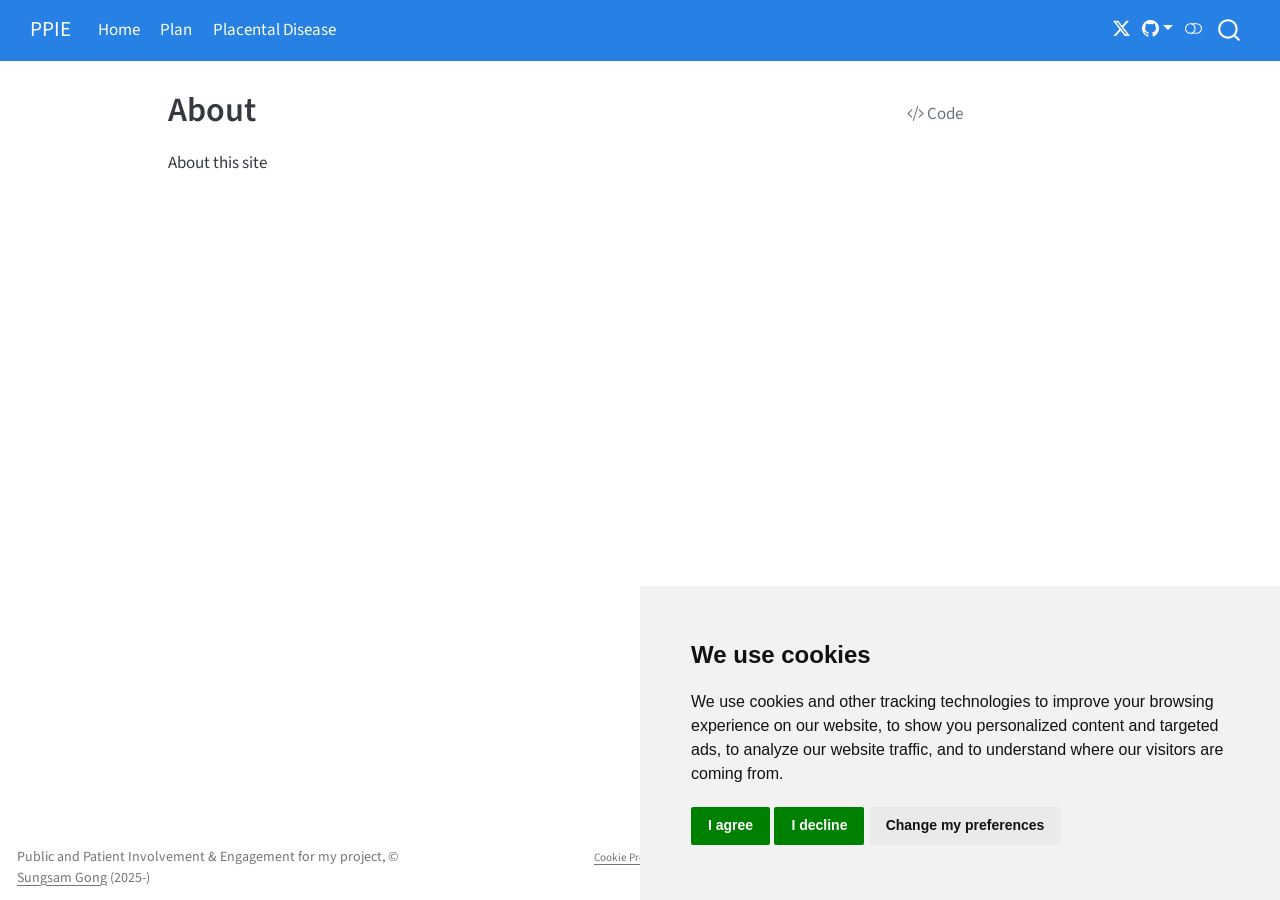
<file: about.html>
<!DOCTYPE html>
<html xmlns="http://www.w3.org/1999/xhtml" lang="en" xml:lang="en"><head>

<meta charset="utf-8">
<meta name="generator" content="quarto-1.9.38">

<meta name="viewport" content="width=device-width, initial-scale=1.0, user-scalable=yes">


<title>About – PPIE</title>
<style>
/* Default styles provided by pandoc.
** See https://pandoc.org/MANUAL.html#variables-for-html for config info.
*/
code{white-space: pre-wrap;}
span.smallcaps{font-variant: small-caps;}
div.columns{display: flex; gap: min(4vw, 1.5em);}
div.column{flex: auto; overflow-x: auto;}
div.hanging-indent{margin-left: 1.5em; text-indent: -1.5em;}
ul.task-list{list-style: none;}
ul.task-list li input[type="checkbox"] {
  width: 0.8em;
  margin: 0 0.8em 0.2em -1em; /* quarto-specific, see https://github.com/quarto-dev/quarto-cli/issues/4556 */ 
  vertical-align: middle;
}
/* CSS for syntax highlighting */
html { -webkit-text-size-adjust: 100%; }
pre > code.sourceCode { white-space: pre; position: relative; }
pre > code.sourceCode > span { display: inline-block; line-height: 1.25; }
pre > code.sourceCode > span:empty { height: 1.2em; }
.sourceCode { overflow: visible; }
code.sourceCode > span { color: inherit; text-decoration: inherit; }
div.sourceCode { margin: 1em 0; }
pre.sourceCode { margin: 0; }
@media screen {
div.sourceCode { overflow: auto; }
}
@media print {
pre > code.sourceCode { white-space: pre-wrap; }
pre > code.sourceCode > span { text-indent: -5em; padding-left: 5em; }
}
pre.numberSource code
  { counter-reset: source-line 0; }
pre.numberSource code > span
  { position: relative; left: -4em; counter-increment: source-line; }
pre.numberSource code > span > a:first-child::before
  { content: counter(source-line);
    position: relative; left: -1em; text-align: right; vertical-align: baseline;
    border: none; display: inline-block;
    -webkit-touch-callout: none; -webkit-user-select: none;
    -khtml-user-select: none; -moz-user-select: none;
    -ms-user-select: none; user-select: none;
    padding: 0 4px; width: 4em;
  }
pre.numberSource { margin-left: 3em;  padding-left: 4px; }
div.sourceCode
  {   }
@media screen {
pre > code.sourceCode > span > a:first-child::before { text-decoration: underline; }
}
</style>


<script src="site_libs/quarto-nav/quarto-nav.js"></script>
<script src="site_libs/quarto-nav/headroom.min.js"></script>
<script src="site_libs/clipboard/clipboard.min.js"></script>
<script src="site_libs/quarto-search/autocomplete.umd.js"></script>
<script src="site_libs/quarto-search/fuse.min.js"></script>
<script src="site_libs/quarto-search/quarto-search.js"></script>
<meta name="quarto:offset" content="./">
<script src="site_libs/cookie-consent/cookie-consent.js"></script>
<link href="site_libs/cookie-consent/cookie-consent.css" rel="stylesheet">
<script src="site_libs/quarto-html/quarto.js" type="module"></script>
<script src="site_libs/quarto-html/tabsets/tabsets.js" type="module"></script>
<script src="site_libs/quarto-html/popper.min.js"></script>
<script src="site_libs/quarto-html/tippy.umd.min.js"></script>
<script src="site_libs/quarto-html/anchor.min.js"></script>
<link href="site_libs/quarto-html/tippy.css" rel="stylesheet">
<link href="site_libs/quarto-html/quarto-syntax-highlighting-8291caccebea3e7238bd0d3f61734ea6.css" rel="stylesheet" class="quarto-color-scheme" id="quarto-text-highlighting-styles">
<link href="site_libs/quarto-html/quarto-syntax-highlighting-dark-25a539bd18262b210d4368b792a50213.css" rel="stylesheet" class="quarto-color-scheme quarto-color-alternate" id="quarto-text-highlighting-styles">
<link href="site_libs/quarto-html/quarto-syntax-highlighting-8291caccebea3e7238bd0d3f61734ea6.css" rel="stylesheet" class="quarto-color-scheme-extra" id="quarto-text-highlighting-styles">
<script src="site_libs/bootstrap/bootstrap.min.js"></script>
<link href="site_libs/bootstrap/bootstrap-icons.css" rel="stylesheet">
<link href="site_libs/bootstrap/bootstrap-c38d240263f64f5838baf877ec85310b.min.css" rel="stylesheet" append-hash="true" class="quarto-color-scheme" id="quarto-bootstrap" data-mode="light">
<link href="site_libs/bootstrap/bootstrap-dark-cffd807c058e9c1e3dffd1df05c62508.min.css" rel="stylesheet" append-hash="true" class="quarto-color-scheme quarto-color-alternate" id="quarto-bootstrap" data-mode="dark">
<link href="site_libs/bootstrap/bootstrap-c38d240263f64f5838baf877ec85310b.min.css" rel="stylesheet" append-hash="true" class="quarto-color-scheme-extra" id="quarto-bootstrap" data-mode="light">
<script id="quarto-search-options" type="application/json">{
  "location": "navbar",
  "copy-button": false,
  "collapse-after": 3,
  "panel-placement": "end",
  "type": "overlay",
  "limit": 50,
  "keyboard-shortcut": [
    "f",
    "/",
    "s"
  ],
  "show-item-context": false,
  "language": {
    "search-no-results-text": "No results",
    "search-matching-documents-text": "matching documents",
    "search-copy-link-title": "Copy link to search",
    "search-hide-matches-text": "Hide additional matches",
    "search-more-match-text": "more match in this document",
    "search-more-matches-text": "more matches in this document",
    "search-clear-button-title": "Clear",
    "search-text-placeholder": "",
    "search-detached-cancel-button-title": "Cancel",
    "search-submit-button-title": "Submit",
    "search-label": "Search"
  }
}</script>
<script async="" src="https://www.googletagmanager.com/gtag/js?id=G-RY5QNJQ2C6"></script>

<script type="text/plain" cookie-consent="tracking">

window.dataLayer = window.dataLayer || [];
function gtag(){dataLayer.push(arguments);}
gtag('js', new Date());
gtag('config', 'G-RY5QNJQ2C6', { 'anonymize_ip': true});
</script>

<script type="text/javascript" charset="UTF-8">
document.addEventListener('DOMContentLoaded', function () {
cookieconsent.run({
  "notice_banner_type":"simple",
  "consent_type":"express",
  "palette":"light",
  "language":"en",
  "page_load_consent_levels":["strictly-necessary"],
  "notice_banner_reject_button_hide":false,
  "preferences_center_close_button_hide":false,
  "website_name":""
  ,
"language":"en"
  });
});
</script> 
  


<link rel="stylesheet" href="styles.css">
<meta property="og:title" content="About – PPIE">
<meta property="og:description" content="">
<meta property="og:site_name" content="PPIE">
<meta name="twitter:title" content="About – PPIE">
<meta name="twitter:description" content="">
<meta name="twitter:card" content="summary">
</head>

<body class="nav-fixed quarto-light"><script id="quarto-html-before-body" type="application/javascript">
    const toggleBodyColorMode = (bsSheetEl) => {
      const mode = bsSheetEl.getAttribute("data-mode");
      const bodyEl = window.document.querySelector("body");
      if (mode === "dark") {
        bodyEl.classList.add("quarto-dark");
        bodyEl.classList.remove("quarto-light");
      } else {
        bodyEl.classList.add("quarto-light");
        bodyEl.classList.remove("quarto-dark");
      }
    }
    const toggleBodyColorPrimary = () => {
      const bsSheetEl = window.document.querySelector("link#quarto-bootstrap:not([rel=disabled-stylesheet])");
      if (bsSheetEl) {
        toggleBodyColorMode(bsSheetEl);
      }
    }
    const setColorSchemeToggle = (alternate) => {
      const toggles = window.document.querySelectorAll('.quarto-color-scheme-toggle');
      for (let i=0; i < toggles.length; i++) {
        const toggle = toggles[i];
        if (toggle) {
          if (alternate) {
            toggle.classList.add("alternate");
          } else {
            toggle.classList.remove("alternate");
          }
        }
      }
    };
    const toggleColorMode = (alternate) => {
      // Switch the stylesheets
      const primaryStylesheets = window.document.querySelectorAll('link.quarto-color-scheme:not(.quarto-color-alternate)');
      const alternateStylesheets = window.document.querySelectorAll('link.quarto-color-scheme.quarto-color-alternate');
      manageTransitions('#quarto-margin-sidebar .nav-link', false);
      if (alternate) {
        // note: dark is layered on light, we don't disable primary!
        enableStylesheet(alternateStylesheets);
        for (const sheetNode of alternateStylesheets) {
          if (sheetNode.id === "quarto-bootstrap") {
            toggleBodyColorMode(sheetNode);
          }
        }
      } else {
        disableStylesheet(alternateStylesheets);
        enableStylesheet(primaryStylesheets)
        toggleBodyColorPrimary();
      }
      manageTransitions('#quarto-margin-sidebar .nav-link', true);
      // Switch the toggles
      setColorSchemeToggle(alternate)
      // Hack to workaround the fact that safari doesn't
      // properly recolor the scrollbar when toggling (#1455)
      if (navigator.userAgent.indexOf('Safari') > 0 && navigator.userAgent.indexOf('Chrome') == -1) {
        manageTransitions("body", false);
        window.scrollTo(0, 1);
        setTimeout(() => {
          window.scrollTo(0, 0);
          manageTransitions("body", true);
        }, 40);
      }
    }
    const disableStylesheet = (stylesheets) => {
      for (let i=0; i < stylesheets.length; i++) {
        const stylesheet = stylesheets[i];
        stylesheet.rel = 'disabled-stylesheet';
      }
    }
    const enableStylesheet = (stylesheets) => {
      for (let i=0; i < stylesheets.length; i++) {
        const stylesheet = stylesheets[i];
        if(stylesheet.rel !== 'stylesheet') { // for Chrome, which will still FOUC without this check
          stylesheet.rel = 'stylesheet';
        }
      }
    }
    const manageTransitions = (selector, allowTransitions) => {
      const els = window.document.querySelectorAll(selector);
      for (let i=0; i < els.length; i++) {
        const el = els[i];
        if (allowTransitions) {
          el.classList.remove('notransition');
        } else {
          el.classList.add('notransition');
        }
      }
    }
    const isFileUrl = () => {
      return window.location.protocol === 'file:';
    }
    const hasAlternateSentinel = () => {
      let styleSentinel = getColorSchemeSentinel();
      if (styleSentinel !== null) {
        return styleSentinel === "alternate";
      } else {
        return false;
      }
    }
    const setStyleSentinel = (alternate) => {
      const value = alternate ? "alternate" : "default";
      if (!isFileUrl()) {
        window.localStorage.setItem("quarto-color-scheme", value);
      } else {
        localAlternateSentinel = value;
      }
    }
    const getColorSchemeSentinel = () => {
      if (!isFileUrl()) {
        const storageValue = window.localStorage.getItem("quarto-color-scheme");
        return storageValue != null ? storageValue : localAlternateSentinel;
      } else {
        return localAlternateSentinel;
      }
    }
    const toggleGiscusIfUsed = (isAlternate, darkModeDefault) => {
      const baseTheme = document.querySelector('#giscus-base-theme')?.value ?? 'light';
      const alternateTheme = document.querySelector('#giscus-alt-theme')?.value ?? 'dark';
      let newTheme = '';
      if(authorPrefersDark) {
        newTheme = isAlternate ? baseTheme : alternateTheme;
      } else {
        newTheme = isAlternate ? alternateTheme : baseTheme;
      }
      const changeGiscusTheme = () => {
        // From: https://github.com/giscus/giscus/issues/336
        const sendMessage = (message) => {
          const iframe = document.querySelector('iframe.giscus-frame');
          if (!iframe) return;
          iframe.contentWindow.postMessage({ giscus: message }, 'https://giscus.app');
        }
        sendMessage({
          setConfig: {
            theme: newTheme
          }
        });
      }
      const isGiscussLoaded = window.document.querySelector('iframe.giscus-frame') !== null;
      if (isGiscussLoaded) {
        changeGiscusTheme();
      }
    };
    const authorPrefersDark = false;
    const darkModeDefault = authorPrefersDark;
      document.querySelector('link#quarto-text-highlighting-styles.quarto-color-scheme-extra').rel = 'disabled-stylesheet';
      document.querySelector('link#quarto-bootstrap.quarto-color-scheme-extra').rel = 'disabled-stylesheet';
    let localAlternateSentinel = darkModeDefault ? 'alternate' : 'default';
    // Dark / light mode switch
    window.quartoToggleColorScheme = () => {
      // Read the current dark / light value
      let toAlternate = !hasAlternateSentinel();
      toggleColorMode(toAlternate);
      setStyleSentinel(toAlternate);
      toggleGiscusIfUsed(toAlternate, darkModeDefault);
      window.dispatchEvent(new Event('resize'));
    };
    // Switch to dark mode if need be
    if (hasAlternateSentinel()) {
      toggleColorMode(true);
    } else {
      toggleColorMode(false);
    }
  </script>

<div id="quarto-search-results"></div>
  <header id="quarto-header" class="headroom fixed-top">
    <nav class="navbar navbar-expand-lg " data-bs-theme="dark">
      <div class="navbar-container container-fluid">
      <div class="navbar-brand-container mx-auto">
    <a class="navbar-brand" href="./index.html">
    <span class="navbar-title">PPIE</span>
    </a>
  </div>
            <div id="quarto-search" class="" title="Search"></div>
          <button class="navbar-toggler" type="button" data-bs-toggle="collapse" data-bs-target="#navbarCollapse" aria-controls="navbarCollapse" role="menu" aria-expanded="false" aria-label="Toggle navigation" onclick="if (window.quartoToggleHeadroom) { window.quartoToggleHeadroom(); }">
  <span class="navbar-toggler-icon"></span>
</button>
          <div class="collapse navbar-collapse" id="navbarCollapse">
            <ul class="navbar-nav navbar-nav-scroll me-auto">
  <li class="nav-item">
    <a class="nav-link" href="./index.html"> 
<span class="menu-text">Home</span></a>
  </li>  
  <li class="nav-item">
    <a class="nav-link" href="./plan.html"> 
<span class="menu-text">Plan</span></a>
  </li>  
  <li class="nav-item">
    <a class="nav-link" href="./placenta.html"> 
<span class="menu-text">Placental Disease</span></a>
  </li>  
</ul>
          </div> <!-- /navcollapse -->
            <div class="quarto-navbar-tools tools-wide">
    <a href="https://x.com/sunggong" title="" class="quarto-navigation-tool px-1" aria-label=""><i class="bi bi-twitter-x"></i></a>
    <div class="dropdown">
      <a href="" title="" id="quarto-navigation-tool-dropdown-0" class="quarto-navigation-tool dropdown-toggle px-1" data-bs-toggle="dropdown" aria-expanded="false" role="link" aria-label=""><i class="bi bi-github"></i></a>
      <ul class="dropdown-menu" aria-labelledby="quarto-navigation-tool-dropdown-0">
          <li>
            <a class="dropdown-item quarto-navbar-tools-item" href="https://github.com/sung/POP-AI-PPIE">
            Source Code
            </a>
          </li>
          <li>
            <a class="dropdown-item quarto-navbar-tools-item" href="https://github.com/sung/POP-AI-PPIE">
            Report a Bug
            </a>
          </li>
      </ul>
    </div>
  <a href="" class="quarto-color-scheme-toggle quarto-navigation-tool  px-1" onclick="window.quartoToggleColorScheme(); return false;" title="Toggle dark mode"><i class="bi"></i></a>
</div>
      </div> <!-- /container-fluid -->
    </nav>
</header>
<!-- content -->
<div id="quarto-content" class="quarto-container page-columns page-rows-contents page-layout-article page-navbar">
<!-- sidebar -->
<!-- margin-sidebar -->
    <div id="quarto-margin-sidebar" class="sidebar margin-sidebar zindex-bottom">
        
    </div>
<!-- main -->
<main class="content" id="quarto-document-content">


<header id="title-block-header" class="quarto-title-block default">
<div class="quarto-title">
<div class="quarto-title-block"><div><h1 class="title">About</h1><button type="button" class="btn code-tools-button" id="quarto-code-tools-source"><i class="bi"></i> Code</button></div></div>
</div>



<div class="quarto-title-meta">

    
  
    
  </div>
  


</header>


<p>About this site</p>


<!-- -->


</main> <!-- /main -->
<script id="quarto-html-after-body" type="application/javascript">
  window.document.addEventListener("DOMContentLoaded", function (event) {
    // Ensure there is a toggle, if there isn't float one in the top right
    if (window.document.querySelector('.quarto-color-scheme-toggle') === null) {
      const a = window.document.createElement('a');
      a.classList.add('top-right');
      a.classList.add('quarto-color-scheme-toggle');
      a.href = "";
      a.onclick = function() { try { window.quartoToggleColorScheme(); } catch {} return false; };
      const i = window.document.createElement("i");
      i.classList.add('bi');
      a.appendChild(i);
      window.document.body.appendChild(a);
    }
    setColorSchemeToggle(hasAlternateSentinel())
    const icon = "";
    const anchorJS = new window.AnchorJS();
    anchorJS.options = {
      placement: 'right',
      icon: icon
    };
    anchorJS.add('.anchored');
    const isCodeAnnotation = (el) => {
      for (const clz of el.classList) {
        if (clz.startsWith('code-annotation-')) {                     
          return true;
        }
      }
      return false;
    }
    const onCopySuccess = function(e) {
      // button target
      const button = e.trigger;
      // don't keep focus
      button.blur();
      // flash "checked"
      button.classList.add('code-copy-button-checked');
      var currentTitle = button.getAttribute("title");
      button.setAttribute("title", "Copied!");
      let tooltip;
      if (window.bootstrap) {
        button.setAttribute("data-bs-toggle", "tooltip");
        button.setAttribute("data-bs-placement", "left");
        button.setAttribute("data-bs-title", "Copied!");
        tooltip = new bootstrap.Tooltip(button, 
          { trigger: "manual", 
            customClass: "code-copy-button-tooltip",
            offset: [0, -8]});
        tooltip.show();    
      }
      setTimeout(function() {
        if (tooltip) {
          tooltip.hide();
          button.removeAttribute("data-bs-title");
          button.removeAttribute("data-bs-toggle");
          button.removeAttribute("data-bs-placement");
        }
        button.setAttribute("title", currentTitle);
        button.classList.remove('code-copy-button-checked');
      }, 1000);
      // clear code selection
      e.clearSelection();
    }
    const getTextToCopy = function(trigger) {
      const outerScaffold = trigger.parentElement.cloneNode(true);
      const codeEl = outerScaffold.querySelector('code');
      for (const childEl of codeEl.children) {
        if (isCodeAnnotation(childEl)) {
          childEl.remove();
        }
      }
      return codeEl.innerText;
    }
    const clipboard = new window.ClipboardJS('.code-copy-button:not([data-in-quarto-modal])', {
      text: getTextToCopy
    });
    clipboard.on('success', onCopySuccess);
    if (window.document.getElementById('quarto-embedded-source-code-modal')) {
      const clipboardModal = new window.ClipboardJS('.code-copy-button[data-in-quarto-modal]', {
        text: getTextToCopy,
        container: window.document.getElementById('quarto-embedded-source-code-modal')
      });
      clipboardModal.on('success', onCopySuccess);
    }
    const viewSource = window.document.getElementById('quarto-view-source') ||
                       window.document.getElementById('quarto-code-tools-source');
    if (viewSource) {
      const sourceUrl = viewSource.getAttribute("data-quarto-source-url");
      viewSource.addEventListener("click", function(e) {
        if (sourceUrl) {
          // rstudio viewer pane
          if (/\bcapabilities=\b/.test(window.location)) {
            window.open(sourceUrl);
          } else {
            window.location.href = sourceUrl;
          }
        } else {
          const modal = new bootstrap.Modal(document.getElementById('quarto-embedded-source-code-modal'));
          modal.show();
        }
        return false;
      });
    }
    function toggleCodeHandler(show) {
      return function(e) {
        const detailsSrc = window.document.querySelectorAll(".cell > details > .sourceCode");
        for (let i=0; i<detailsSrc.length; i++) {
          const details = detailsSrc[i].parentElement;
          if (show) {
            details.open = true;
          } else {
            details.removeAttribute("open");
          }
        }
        const cellCodeDivs = window.document.querySelectorAll(".cell > .sourceCode");
        const fromCls = show ? "hidden" : "unhidden";
        const toCls = show ? "unhidden" : "hidden";
        for (let i=0; i<cellCodeDivs.length; i++) {
          const codeDiv = cellCodeDivs[i];
          if (codeDiv.classList.contains(fromCls)) {
            codeDiv.classList.remove(fromCls);
            codeDiv.classList.add(toCls);
          } 
        }
        return false;
      }
    }
    const hideAllCode = window.document.getElementById("quarto-hide-all-code");
    if (hideAllCode) {
      hideAllCode.addEventListener("click", toggleCodeHandler(false));
    }
    const showAllCode = window.document.getElementById("quarto-show-all-code");
    if (showAllCode) {
      showAllCode.addEventListener("click", toggleCodeHandler(true));
    }
      var localhostRegex = new RegExp(/^(?:http|https):\/\/localhost\:?[0-9]*\//);
      var mailtoRegex = new RegExp(/^mailto:/);
        var filterRegex = new RegExp("https:\/\/sung\.github\.io\/POP-AI-PPIE");
      var isInternal = (href) => {
          return filterRegex.test(href) || localhostRegex.test(href) || mailtoRegex.test(href);
      }
      // Inspect non-navigation links and adorn them if external
     var links = window.document.querySelectorAll('a[href]:not(.nav-link):not(.navbar-brand):not(.toc-action):not(.sidebar-link):not(.sidebar-item-toggle):not(.pagination-link):not(.no-external):not([aria-hidden]):not(.dropdown-item):not(.quarto-navigation-tool):not(.about-link)');
      for (var i=0; i<links.length; i++) {
        const link = links[i];
        if (!isInternal(link.href)) {
          // undo the damage that might have been done by quarto-nav.js in the case of
          // links that we want to consider external
          if (link.dataset.originalHref !== undefined) {
            link.href = link.dataset.originalHref;
          }
        }
      }
    function tippyHover(el, contentFn, onTriggerFn, onUntriggerFn) {
      const config = {
        allowHTML: true,
        maxWidth: 500,
        delay: 100,
        arrow: false,
        appendTo: function(el) {
            return el.parentElement;
        },
        interactive: true,
        interactiveBorder: 10,
        theme: 'quarto',
        placement: 'bottom-start',
      };
      if (contentFn) {
        config.content = contentFn;
      }
      if (onTriggerFn) {
        config.onTrigger = onTriggerFn;
      }
      if (onUntriggerFn) {
        config.onUntrigger = onUntriggerFn;
      }
      window.tippy(el, config); 
    }
    const noterefs = window.document.querySelectorAll('a[role="doc-noteref"]');
    for (var i=0; i<noterefs.length; i++) {
      const ref = noterefs[i];
      tippyHover(ref, function() {
        // use id or data attribute instead here
        let href = ref.getAttribute('data-footnote-href') || ref.getAttribute('href');
        try { href = new URL(href).hash; } catch {}
        const id = href.replace(/^#\/?/, "");
        const note = window.document.getElementById(id);
        if (note) {
          return note.innerHTML;
        } else {
          return "";
        }
      });
    }
    const xrefs = window.document.querySelectorAll('a.quarto-xref');
    const processXRef = (id, note) => {
      // Strip column container classes
      const stripColumnClz = (el) => {
        el.classList.remove("page-full", "page-columns");
        if (el.children) {
          for (const child of el.children) {
            stripColumnClz(child);
          }
        }
      }
      stripColumnClz(note)
      if (id === null || id.startsWith('sec-')) {
        // Special case sections, only their first couple elements
        const container = document.createElement("div");
        if (note.children && note.children.length > 2) {
          container.appendChild(note.children[0].cloneNode(true));
          for (let i = 1; i < note.children.length; i++) {
            const child = note.children[i];
            if (child.tagName === "P" && child.innerText === "") {
              continue;
            } else {
              container.appendChild(child.cloneNode(true));
              break;
            }
          }
          if (window.Quarto?.typesetMath) {
            window.Quarto.typesetMath(container);
          }
          return container.innerHTML
        } else {
          if (window.Quarto?.typesetMath) {
            window.Quarto.typesetMath(note);
          }
          return note.innerHTML;
        }
      } else {
        // Remove any anchor links if they are present
        const anchorLink = note.querySelector('a.anchorjs-link');
        if (anchorLink) {
          anchorLink.remove();
        }
        if (window.Quarto?.typesetMath) {
          window.Quarto.typesetMath(note);
        }
        if (note.classList.contains("callout")) {
          return note.outerHTML;
        } else {
          return note.innerHTML;
        }
      }
    }
    for (var i=0; i<xrefs.length; i++) {
      const xref = xrefs[i];
      tippyHover(xref, undefined, function(instance) {
        instance.disable();
        let url = xref.getAttribute('href');
        let hash = undefined; 
        if (url.startsWith('#')) {
          hash = url;
        } else {
          try { hash = new URL(url).hash; } catch {}
        }
        if (hash) {
          const id = hash.replace(/^#\/?/, "");
          const note = window.document.getElementById(id);
          if (note !== null) {
            try {
              const html = processXRef(id, note.cloneNode(true));
              instance.setContent(html);
            } finally {
              instance.enable();
              instance.show();
            }
          } else {
            // See if we can fetch this
            fetch(url.split('#')[0])
            .then(res => res.text())
            .then(html => {
              const parser = new DOMParser();
              const htmlDoc = parser.parseFromString(html, "text/html");
              const note = htmlDoc.getElementById(id);
              if (note !== null) {
                const html = processXRef(id, note);
                instance.setContent(html);
              } 
            }).finally(() => {
              instance.enable();
              instance.show();
            });
          }
        } else {
          // See if we can fetch a full url (with no hash to target)
          // This is a special case and we should probably do some content thinning / targeting
          fetch(url)
          .then(res => res.text())
          .then(html => {
            const parser = new DOMParser();
            const htmlDoc = parser.parseFromString(html, "text/html");
            const note = htmlDoc.querySelector('main.content');
            if (note !== null) {
              // This should only happen for chapter cross references
              // (since there is no id in the URL)
              // remove the first header
              if (note.children.length > 0 && note.children[0].tagName === "HEADER") {
                note.children[0].remove();
              }
              const html = processXRef(null, note);
              instance.setContent(html);
            } 
          }).finally(() => {
            instance.enable();
            instance.show();
          });
        }
      }, function(instance) {
      });
    }
        let selectedAnnoteEl;
        const selectorForAnnotation = ( cell, annotation) => {
          let cellAttr = 'data-code-cell="' + cell + '"';
          let lineAttr = 'data-code-annotation="' +  annotation + '"';
          const selector = 'span[' + cellAttr + '][' + lineAttr + ']';
          return selector;
        }
        const selectCodeLines = (annoteEl) => {
          const doc = window.document;
          const targetCell = annoteEl.getAttribute("data-target-cell");
          const targetAnnotation = annoteEl.getAttribute("data-target-annotation");
          const annoteSpan = window.document.querySelector(selectorForAnnotation(targetCell, targetAnnotation));
          const lines = annoteSpan.getAttribute("data-code-lines").split(",");
          const lineIds = lines.map((line) => {
            return targetCell + "-" + line;
          })
          let top = null;
          let height = null;
          let parent = null;
          if (lineIds.length > 0) {
              //compute the position of the single el (top and bottom and make a div)
              const el = window.document.getElementById(lineIds[0]);
              top = el.offsetTop;
              height = el.offsetHeight;
              parent = el.parentElement.parentElement;
            if (lineIds.length > 1) {
              const lastEl = window.document.getElementById(lineIds[lineIds.length - 1]);
              const bottom = lastEl.offsetTop + lastEl.offsetHeight;
              height = bottom - top;
            }
            if (top !== null && height !== null && parent !== null) {
              // cook up a div (if necessary) and position it 
              let div = window.document.getElementById("code-annotation-line-highlight");
              if (div === null) {
                div = window.document.createElement("div");
                div.setAttribute("id", "code-annotation-line-highlight");
                div.style.position = 'absolute';
                parent.appendChild(div);
              }
              div.style.top = top - 2 + "px";
              div.style.height = height + 4 + "px";
              div.style.left = 0;
              let gutterDiv = window.document.getElementById("code-annotation-line-highlight-gutter");
              if (gutterDiv === null) {
                gutterDiv = window.document.createElement("div");
                gutterDiv.setAttribute("id", "code-annotation-line-highlight-gutter");
                gutterDiv.style.position = 'absolute';
                const codeCell = window.document.getElementById(targetCell);
                const gutter = codeCell.querySelector('.code-annotation-gutter');
                gutter.appendChild(gutterDiv);
              }
              gutterDiv.style.top = top - 2 + "px";
              gutterDiv.style.height = height + 4 + "px";
            }
            selectedAnnoteEl = annoteEl;
          }
        };
        const unselectCodeLines = () => {
          const elementsIds = ["code-annotation-line-highlight", "code-annotation-line-highlight-gutter"];
          elementsIds.forEach((elId) => {
            const div = window.document.getElementById(elId);
            if (div) {
              div.remove();
            }
          });
          selectedAnnoteEl = undefined;
        };
          // Handle positioning of the toggle
      window.addEventListener(
        "resize",
        throttle(() => {
          elRect = undefined;
          if (selectedAnnoteEl) {
            selectCodeLines(selectedAnnoteEl);
          }
        }, 10)
      );
      function throttle(fn, ms) {
      let throttle = false;
      let timer;
        return (...args) => {
          if(!throttle) { // first call gets through
              fn.apply(this, args);
              throttle = true;
          } else { // all the others get throttled
              if(timer) clearTimeout(timer); // cancel #2
              timer = setTimeout(() => {
                fn.apply(this, args);
                timer = throttle = false;
              }, ms);
          }
        };
      }
        // Attach click handler to the DT
        const annoteDls = window.document.querySelectorAll('dt[data-target-cell]');
        for (const annoteDlNode of annoteDls) {
          annoteDlNode.addEventListener('click', (event) => {
            const clickedEl = event.target;
            if (clickedEl !== selectedAnnoteEl) {
              unselectCodeLines();
              const activeEl = window.document.querySelector('dt[data-target-cell].code-annotation-active');
              if (activeEl) {
                activeEl.classList.remove('code-annotation-active');
              }
              selectCodeLines(clickedEl);
              clickedEl.classList.add('code-annotation-active');
            } else {
              // Unselect the line
              unselectCodeLines();
              clickedEl.classList.remove('code-annotation-active');
            }
          });
        }
    const findCites = (el) => {
      const parentEl = el.parentElement;
      if (parentEl) {
        const cites = parentEl.dataset.cites;
        if (cites) {
          return {
            el,
            cites: cites.split(' ')
          };
        } else {
          return findCites(el.parentElement)
        }
      } else {
        return undefined;
      }
    };
    var bibliorefs = window.document.querySelectorAll('a[role="doc-biblioref"]');
    for (var i=0; i<bibliorefs.length; i++) {
      const ref = bibliorefs[i];
      const citeInfo = findCites(ref);
      if (citeInfo) {
        tippyHover(citeInfo.el, function() {
          var popup = window.document.createElement('div');
          citeInfo.cites.forEach(function(cite) {
            var citeDiv = window.document.createElement('div');
            citeDiv.classList.add('hanging-indent');
            citeDiv.classList.add('csl-entry');
            var biblioDiv = window.document.getElementById('ref-' + cite);
            if (biblioDiv) {
              citeDiv.innerHTML = biblioDiv.innerHTML;
            }
            popup.appendChild(citeDiv);
          });
          return popup.innerHTML;
        });
      }
    }
  });
  </script><div class="modal fade" id="quarto-embedded-source-code-modal" tabindex="-1" aria-labelledby="quarto-embedded-source-code-modal-label" aria-hidden="true"><div class="modal-dialog modal-dialog-scrollable"><div class="modal-content"><div class="modal-header"><h5 class="modal-title" id="quarto-embedded-source-code-modal-label">Source Code</h5><button class="btn-close" data-bs-dismiss="modal"></button></div><div class="modal-body"><div class="">
<div class="code-copy-outer-scaffold"><div class="sourceCode" id="cb1" data-shortcodes="false"><pre class="sourceCode numberSource markdown number-lines code-with-copy"><code class="sourceCode markdown"><span id="cb1-1"><a href="#cb1-1"></a><span class="co">---</span></span>
<span id="cb1-2"><a href="#cb1-2"></a><span class="an">title:</span><span class="co"> "About"</span></span>
<span id="cb1-3"><a href="#cb1-3"></a><span class="co">---</span></span>
<span id="cb1-4"><a href="#cb1-4"></a></span>
<span id="cb1-5"><a href="#cb1-5"></a>About this site</span></code></pre></div><button title="Copy to Clipboard" class="code-copy-button" data-in-quarto-modal=""><i class="bi"></i></button></div>
</div></div></div></div></div>
</div> <!-- /content -->
<footer class="footer">
  <div class="nav-footer">
    <div class="nav-footer-left">
<p>Public and Patient Involvement &amp; Engagement for my project, © <a href="https://sung.github.io">Sungsam Gong</a> (2025-)</p>
</div>   
    <div class="nav-footer-center">

<div class="cookie-consent-footer"><a href="#" id="open_preferences_center">Cookie Preferences</a></div></div>
    <div class="nav-footer-right">
<p>This website was built with <a href="https://quarto.org/">Quarto</a>.</p>
</div>
  </div>
</footer>




</body></html>
</file>
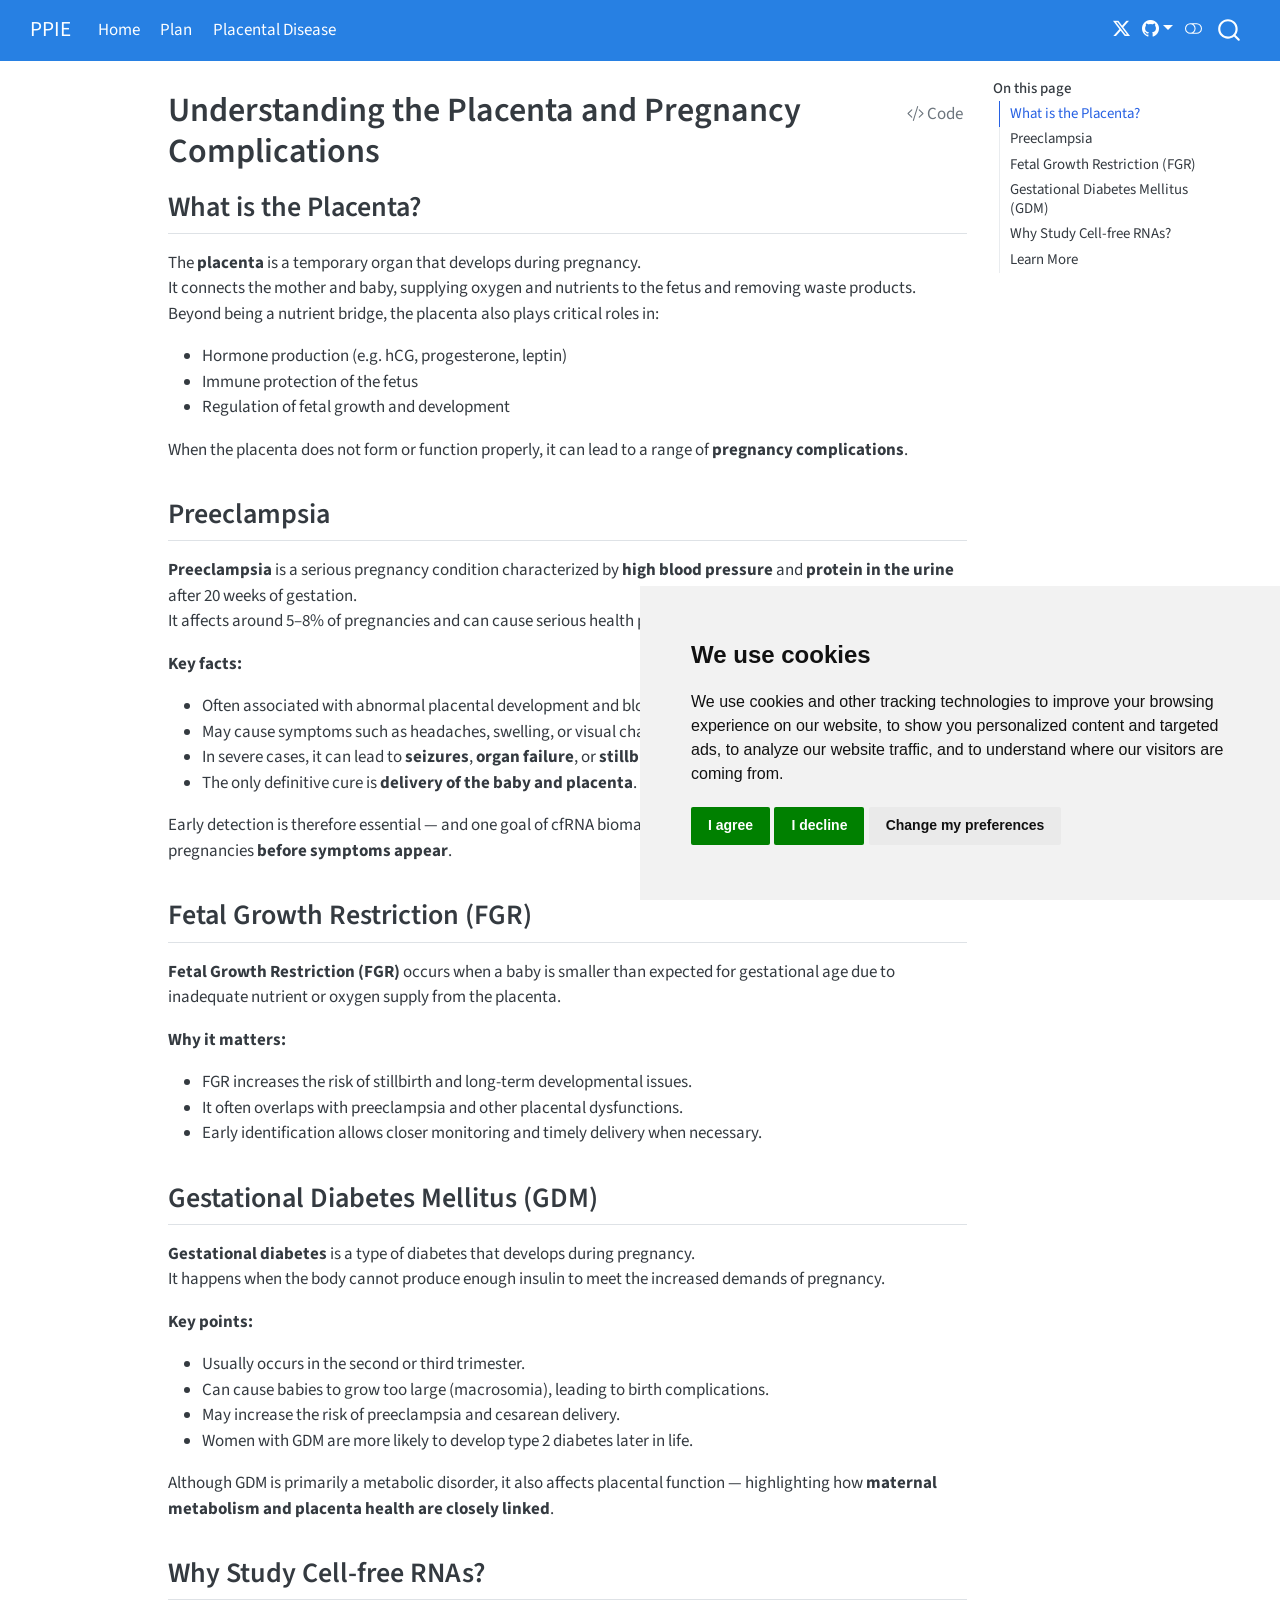
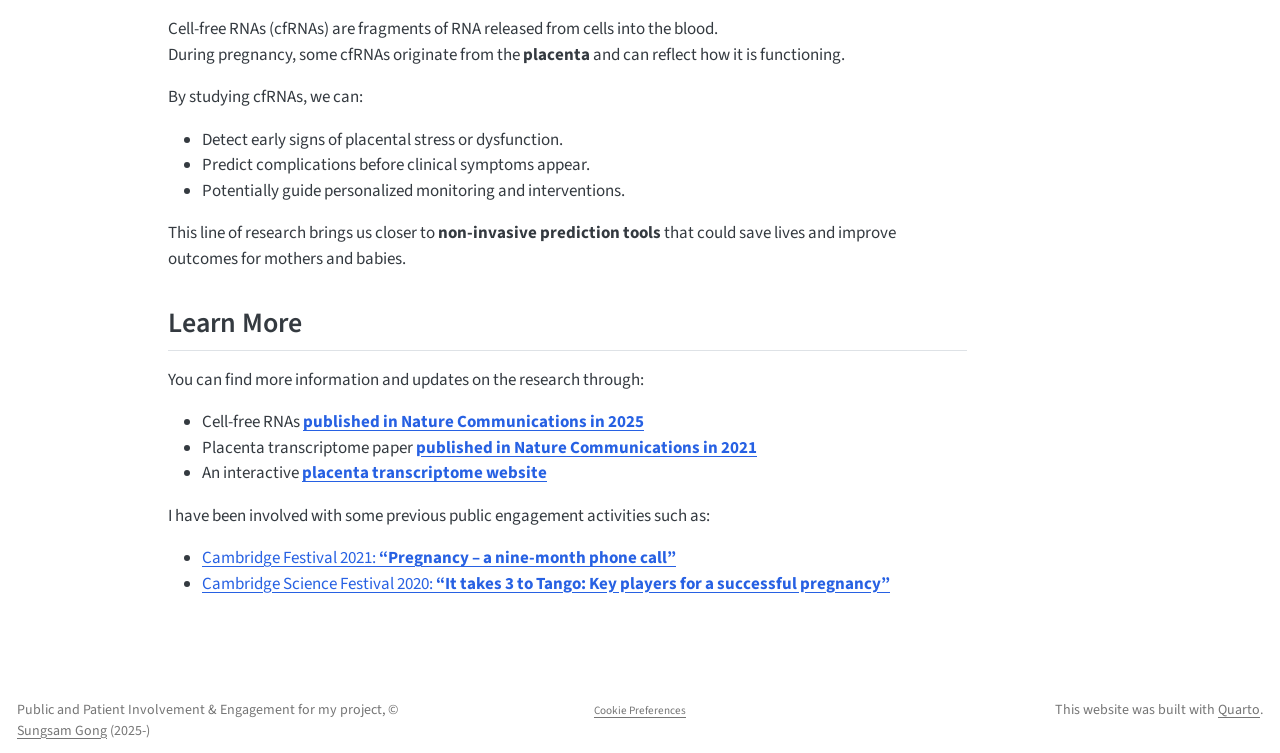
<file: placenta.html>
<!DOCTYPE html>
<html xmlns="http://www.w3.org/1999/xhtml" lang="en" xml:lang="en"><head>

<meta charset="utf-8">
<meta name="generator" content="quarto-1.9.38">

<meta name="viewport" content="width=device-width, initial-scale=1.0, user-scalable=yes">


<title>Understanding the Placenta and Pregnancy Complications – PPIE</title>
<style>
/* Default styles provided by pandoc.
** See https://pandoc.org/MANUAL.html#variables-for-html for config info.
*/
code{white-space: pre-wrap;}
span.smallcaps{font-variant: small-caps;}
div.columns{display: flex; gap: min(4vw, 1.5em);}
div.column{flex: auto; overflow-x: auto;}
div.hanging-indent{margin-left: 1.5em; text-indent: -1.5em;}
ul.task-list{list-style: none;}
ul.task-list li input[type="checkbox"] {
  width: 0.8em;
  margin: 0 0.8em 0.2em -1em; /* quarto-specific, see https://github.com/quarto-dev/quarto-cli/issues/4556 */ 
  vertical-align: middle;
}
/* CSS for syntax highlighting */
html { -webkit-text-size-adjust: 100%; }
pre > code.sourceCode { white-space: pre; position: relative; }
pre > code.sourceCode > span { display: inline-block; line-height: 1.25; }
pre > code.sourceCode > span:empty { height: 1.2em; }
.sourceCode { overflow: visible; }
code.sourceCode > span { color: inherit; text-decoration: inherit; }
div.sourceCode { margin: 1em 0; }
pre.sourceCode { margin: 0; }
@media screen {
div.sourceCode { overflow: auto; }
}
@media print {
pre > code.sourceCode { white-space: pre-wrap; }
pre > code.sourceCode > span { text-indent: -5em; padding-left: 5em; }
}
pre.numberSource code
  { counter-reset: source-line 0; }
pre.numberSource code > span
  { position: relative; left: -4em; counter-increment: source-line; }
pre.numberSource code > span > a:first-child::before
  { content: counter(source-line);
    position: relative; left: -1em; text-align: right; vertical-align: baseline;
    border: none; display: inline-block;
    -webkit-touch-callout: none; -webkit-user-select: none;
    -khtml-user-select: none; -moz-user-select: none;
    -ms-user-select: none; user-select: none;
    padding: 0 4px; width: 4em;
  }
pre.numberSource { margin-left: 3em;  padding-left: 4px; }
div.sourceCode
  {   }
@media screen {
pre > code.sourceCode > span > a:first-child::before { text-decoration: underline; }
}
</style>


<script src="site_libs/quarto-nav/quarto-nav.js"></script>
<script src="site_libs/quarto-nav/headroom.min.js"></script>
<script src="site_libs/clipboard/clipboard.min.js"></script>
<script src="site_libs/quarto-search/autocomplete.umd.js"></script>
<script src="site_libs/quarto-search/fuse.min.js"></script>
<script src="site_libs/quarto-search/quarto-search.js"></script>
<meta name="quarto:offset" content="./">
<script src="site_libs/cookie-consent/cookie-consent.js"></script>
<link href="site_libs/cookie-consent/cookie-consent.css" rel="stylesheet">
<script src="site_libs/quarto-html/quarto.js" type="module"></script>
<script src="site_libs/quarto-html/tabsets/tabsets.js" type="module"></script>
<script src="site_libs/quarto-html/popper.min.js"></script>
<script src="site_libs/quarto-html/tippy.umd.min.js"></script>
<script src="site_libs/quarto-html/anchor.min.js"></script>
<link href="site_libs/quarto-html/tippy.css" rel="stylesheet">
<link href="site_libs/quarto-html/quarto-syntax-highlighting-8291caccebea3e7238bd0d3f61734ea6.css" rel="stylesheet" class="quarto-color-scheme" id="quarto-text-highlighting-styles">
<link href="site_libs/quarto-html/quarto-syntax-highlighting-dark-25a539bd18262b210d4368b792a50213.css" rel="stylesheet" class="quarto-color-scheme quarto-color-alternate" id="quarto-text-highlighting-styles">
<link href="site_libs/quarto-html/quarto-syntax-highlighting-8291caccebea3e7238bd0d3f61734ea6.css" rel="stylesheet" class="quarto-color-scheme-extra" id="quarto-text-highlighting-styles">
<script src="site_libs/bootstrap/bootstrap.min.js"></script>
<link href="site_libs/bootstrap/bootstrap-icons.css" rel="stylesheet">
<link href="site_libs/bootstrap/bootstrap-c38d240263f64f5838baf877ec85310b.min.css" rel="stylesheet" append-hash="true" class="quarto-color-scheme" id="quarto-bootstrap" data-mode="light">
<link href="site_libs/bootstrap/bootstrap-dark-cffd807c058e9c1e3dffd1df05c62508.min.css" rel="stylesheet" append-hash="true" class="quarto-color-scheme quarto-color-alternate" id="quarto-bootstrap" data-mode="dark">
<link href="site_libs/bootstrap/bootstrap-c38d240263f64f5838baf877ec85310b.min.css" rel="stylesheet" append-hash="true" class="quarto-color-scheme-extra" id="quarto-bootstrap" data-mode="light">
<script id="quarto-search-options" type="application/json">{
  "location": "navbar",
  "copy-button": false,
  "collapse-after": 3,
  "panel-placement": "end",
  "type": "overlay",
  "limit": 50,
  "keyboard-shortcut": [
    "f",
    "/",
    "s"
  ],
  "show-item-context": false,
  "language": {
    "search-no-results-text": "No results",
    "search-matching-documents-text": "matching documents",
    "search-copy-link-title": "Copy link to search",
    "search-hide-matches-text": "Hide additional matches",
    "search-more-match-text": "more match in this document",
    "search-more-matches-text": "more matches in this document",
    "search-clear-button-title": "Clear",
    "search-text-placeholder": "",
    "search-detached-cancel-button-title": "Cancel",
    "search-submit-button-title": "Submit",
    "search-label": "Search"
  }
}</script>
<script async="" src="https://www.googletagmanager.com/gtag/js?id=G-RY5QNJQ2C6"></script>

<script type="text/plain" cookie-consent="tracking">

window.dataLayer = window.dataLayer || [];
function gtag(){dataLayer.push(arguments);}
gtag('js', new Date());
gtag('config', 'G-RY5QNJQ2C6', { 'anonymize_ip': true});
</script>

<script type="text/javascript" charset="UTF-8">
document.addEventListener('DOMContentLoaded', function () {
cookieconsent.run({
  "notice_banner_type":"simple",
  "consent_type":"express",
  "palette":"light",
  "language":"en",
  "page_load_consent_levels":["strictly-necessary"],
  "notice_banner_reject_button_hide":false,
  "preferences_center_close_button_hide":false,
  "website_name":""
  ,
"language":"en"
  });
});
</script> 
  


<link rel="stylesheet" href="styles.css">
<meta property="og:title" content="Understanding the Placenta and Pregnancy Complications – PPIE">
<meta property="og:description" content="">
<meta property="og:site_name" content="PPIE">
<meta name="twitter:title" content="Understanding the Placenta and Pregnancy Complications – PPIE">
<meta name="twitter:description" content="">
<meta name="twitter:card" content="summary">
</head>

<body class="nav-fixed quarto-light"><script id="quarto-html-before-body" type="application/javascript">
    const toggleBodyColorMode = (bsSheetEl) => {
      const mode = bsSheetEl.getAttribute("data-mode");
      const bodyEl = window.document.querySelector("body");
      if (mode === "dark") {
        bodyEl.classList.add("quarto-dark");
        bodyEl.classList.remove("quarto-light");
      } else {
        bodyEl.classList.add("quarto-light");
        bodyEl.classList.remove("quarto-dark");
      }
    }
    const toggleBodyColorPrimary = () => {
      const bsSheetEl = window.document.querySelector("link#quarto-bootstrap:not([rel=disabled-stylesheet])");
      if (bsSheetEl) {
        toggleBodyColorMode(bsSheetEl);
      }
    }
    const setColorSchemeToggle = (alternate) => {
      const toggles = window.document.querySelectorAll('.quarto-color-scheme-toggle');
      for (let i=0; i < toggles.length; i++) {
        const toggle = toggles[i];
        if (toggle) {
          if (alternate) {
            toggle.classList.add("alternate");
          } else {
            toggle.classList.remove("alternate");
          }
        }
      }
    };
    const toggleColorMode = (alternate) => {
      // Switch the stylesheets
      const primaryStylesheets = window.document.querySelectorAll('link.quarto-color-scheme:not(.quarto-color-alternate)');
      const alternateStylesheets = window.document.querySelectorAll('link.quarto-color-scheme.quarto-color-alternate');
      manageTransitions('#quarto-margin-sidebar .nav-link', false);
      if (alternate) {
        // note: dark is layered on light, we don't disable primary!
        enableStylesheet(alternateStylesheets);
        for (const sheetNode of alternateStylesheets) {
          if (sheetNode.id === "quarto-bootstrap") {
            toggleBodyColorMode(sheetNode);
          }
        }
      } else {
        disableStylesheet(alternateStylesheets);
        enableStylesheet(primaryStylesheets)
        toggleBodyColorPrimary();
      }
      manageTransitions('#quarto-margin-sidebar .nav-link', true);
      // Switch the toggles
      setColorSchemeToggle(alternate)
      // Hack to workaround the fact that safari doesn't
      // properly recolor the scrollbar when toggling (#1455)
      if (navigator.userAgent.indexOf('Safari') > 0 && navigator.userAgent.indexOf('Chrome') == -1) {
        manageTransitions("body", false);
        window.scrollTo(0, 1);
        setTimeout(() => {
          window.scrollTo(0, 0);
          manageTransitions("body", true);
        }, 40);
      }
    }
    const disableStylesheet = (stylesheets) => {
      for (let i=0; i < stylesheets.length; i++) {
        const stylesheet = stylesheets[i];
        stylesheet.rel = 'disabled-stylesheet';
      }
    }
    const enableStylesheet = (stylesheets) => {
      for (let i=0; i < stylesheets.length; i++) {
        const stylesheet = stylesheets[i];
        if(stylesheet.rel !== 'stylesheet') { // for Chrome, which will still FOUC without this check
          stylesheet.rel = 'stylesheet';
        }
      }
    }
    const manageTransitions = (selector, allowTransitions) => {
      const els = window.document.querySelectorAll(selector);
      for (let i=0; i < els.length; i++) {
        const el = els[i];
        if (allowTransitions) {
          el.classList.remove('notransition');
        } else {
          el.classList.add('notransition');
        }
      }
    }
    const isFileUrl = () => {
      return window.location.protocol === 'file:';
    }
    const hasAlternateSentinel = () => {
      let styleSentinel = getColorSchemeSentinel();
      if (styleSentinel !== null) {
        return styleSentinel === "alternate";
      } else {
        return false;
      }
    }
    const setStyleSentinel = (alternate) => {
      const value = alternate ? "alternate" : "default";
      if (!isFileUrl()) {
        window.localStorage.setItem("quarto-color-scheme", value);
      } else {
        localAlternateSentinel = value;
      }
    }
    const getColorSchemeSentinel = () => {
      if (!isFileUrl()) {
        const storageValue = window.localStorage.getItem("quarto-color-scheme");
        return storageValue != null ? storageValue : localAlternateSentinel;
      } else {
        return localAlternateSentinel;
      }
    }
    const toggleGiscusIfUsed = (isAlternate, darkModeDefault) => {
      const baseTheme = document.querySelector('#giscus-base-theme')?.value ?? 'light';
      const alternateTheme = document.querySelector('#giscus-alt-theme')?.value ?? 'dark';
      let newTheme = '';
      if(authorPrefersDark) {
        newTheme = isAlternate ? baseTheme : alternateTheme;
      } else {
        newTheme = isAlternate ? alternateTheme : baseTheme;
      }
      const changeGiscusTheme = () => {
        // From: https://github.com/giscus/giscus/issues/336
        const sendMessage = (message) => {
          const iframe = document.querySelector('iframe.giscus-frame');
          if (!iframe) return;
          iframe.contentWindow.postMessage({ giscus: message }, 'https://giscus.app');
        }
        sendMessage({
          setConfig: {
            theme: newTheme
          }
        });
      }
      const isGiscussLoaded = window.document.querySelector('iframe.giscus-frame') !== null;
      if (isGiscussLoaded) {
        changeGiscusTheme();
      }
    };
    const authorPrefersDark = false;
    const darkModeDefault = authorPrefersDark;
      document.querySelector('link#quarto-text-highlighting-styles.quarto-color-scheme-extra').rel = 'disabled-stylesheet';
      document.querySelector('link#quarto-bootstrap.quarto-color-scheme-extra').rel = 'disabled-stylesheet';
    let localAlternateSentinel = darkModeDefault ? 'alternate' : 'default';
    // Dark / light mode switch
    window.quartoToggleColorScheme = () => {
      // Read the current dark / light value
      let toAlternate = !hasAlternateSentinel();
      toggleColorMode(toAlternate);
      setStyleSentinel(toAlternate);
      toggleGiscusIfUsed(toAlternate, darkModeDefault);
      window.dispatchEvent(new Event('resize'));
    };
    // Switch to dark mode if need be
    if (hasAlternateSentinel()) {
      toggleColorMode(true);
    } else {
      toggleColorMode(false);
    }
  </script>

<div id="quarto-search-results"></div>
  <header id="quarto-header" class="headroom fixed-top">
    <nav class="navbar navbar-expand-lg " data-bs-theme="dark">
      <div class="navbar-container container-fluid">
      <div class="navbar-brand-container mx-auto">
    <a class="navbar-brand" href="./index.html">
    <span class="navbar-title">PPIE</span>
    </a>
  </div>
            <div id="quarto-search" class="" title="Search"></div>
          <button class="navbar-toggler" type="button" data-bs-toggle="collapse" data-bs-target="#navbarCollapse" aria-controls="navbarCollapse" role="menu" aria-expanded="false" aria-label="Toggle navigation" onclick="if (window.quartoToggleHeadroom) { window.quartoToggleHeadroom(); }">
  <span class="navbar-toggler-icon"></span>
</button>
          <div class="collapse navbar-collapse" id="navbarCollapse">
            <ul class="navbar-nav navbar-nav-scroll me-auto">
  <li class="nav-item">
    <a class="nav-link" href="./index.html"> 
<span class="menu-text">Home</span></a>
  </li>  
  <li class="nav-item">
    <a class="nav-link" href="./plan.html"> 
<span class="menu-text">Plan</span></a>
  </li>  
  <li class="nav-item">
    <a class="nav-link active" href="./placenta.html" aria-current="page"> 
<span class="menu-text">Placental Disease</span></a>
  </li>  
</ul>
          </div> <!-- /navcollapse -->
            <div class="quarto-navbar-tools tools-wide">
    <a href="https://x.com/sunggong" title="" class="quarto-navigation-tool px-1" aria-label=""><i class="bi bi-twitter-x"></i></a>
    <div class="dropdown">
      <a href="" title="" id="quarto-navigation-tool-dropdown-0" class="quarto-navigation-tool dropdown-toggle px-1" data-bs-toggle="dropdown" aria-expanded="false" role="link" aria-label=""><i class="bi bi-github"></i></a>
      <ul class="dropdown-menu" aria-labelledby="quarto-navigation-tool-dropdown-0">
          <li>
            <a class="dropdown-item quarto-navbar-tools-item" href="https://github.com/sung/POP-AI-PPIE">
            Source Code
            </a>
          </li>
          <li>
            <a class="dropdown-item quarto-navbar-tools-item" href="https://github.com/sung/POP-AI-PPIE">
            Report a Bug
            </a>
          </li>
      </ul>
    </div>
  <a href="" class="quarto-color-scheme-toggle quarto-navigation-tool  px-1" onclick="window.quartoToggleColorScheme(); return false;" title="Toggle dark mode"><i class="bi"></i></a>
</div>
      </div> <!-- /container-fluid -->
    </nav>
</header>
<!-- content -->
<div id="quarto-content" class="quarto-container page-columns page-rows-contents page-layout-article page-navbar">
<!-- sidebar -->
<!-- margin-sidebar -->
    <div id="quarto-margin-sidebar" class="sidebar margin-sidebar">
        <nav id="TOC" role="doc-toc" class="toc-active">
    <h2 id="toc-title">On this page</h2>
   
  <ul class="collapse">
  <li><a href="#what-is-the-placenta" id="toc-what-is-the-placenta" class="nav-link active" data-scroll-target="#what-is-the-placenta">What is the Placenta?</a></li>
  <li><a href="#preeclampsia" id="toc-preeclampsia" class="nav-link" data-scroll-target="#preeclampsia">Preeclampsia</a></li>
  <li><a href="#fetal-growth-restriction-fgr" id="toc-fetal-growth-restriction-fgr" class="nav-link" data-scroll-target="#fetal-growth-restriction-fgr">Fetal Growth Restriction (FGR)</a></li>
  <li><a href="#gestational-diabetes-mellitus-gdm" id="toc-gestational-diabetes-mellitus-gdm" class="nav-link" data-scroll-target="#gestational-diabetes-mellitus-gdm">Gestational Diabetes Mellitus (GDM)</a></li>
  <li><a href="#why-study-cell-free-rnas" id="toc-why-study-cell-free-rnas" class="nav-link" data-scroll-target="#why-study-cell-free-rnas">Why Study Cell-free RNAs?</a></li>
  <li><a href="#learn-more" id="toc-learn-more" class="nav-link" data-scroll-target="#learn-more">Learn More</a></li>
  </ul>
</nav>
    </div>
<!-- main -->
<main class="content" id="quarto-document-content">


<header id="title-block-header" class="quarto-title-block default">
<div class="quarto-title">
<div class="quarto-title-block"><div><h1 class="title">Understanding the Placenta and Pregnancy Complications</h1><button type="button" class="btn code-tools-button" id="quarto-code-tools-source"><i class="bi"></i> Code</button></div></div>
</div>



<div class="quarto-title-meta">

    
  
    
  </div>
  


</header>


<section id="what-is-the-placenta" class="level2">
<h2 class="anchored" data-anchor-id="what-is-the-placenta">What is the Placenta?</h2>
<p>The <strong>placenta</strong> is a temporary organ that develops during pregnancy.<br>
It connects the mother and baby, supplying oxygen and nutrients to the fetus and removing waste products.<br>
Beyond being a nutrient bridge, the placenta also plays critical roles in:</p>
<ul>
<li>Hormone production (e.g.&nbsp;hCG, progesterone, leptin)</li>
<li>Immune protection of the fetus</li>
<li>Regulation of fetal growth and development</li>
</ul>
<p>When the placenta does not form or function properly, it can lead to a range of <strong>pregnancy complications</strong>.</p>
</section>
<section id="preeclampsia" class="level2">
<h2 class="anchored" data-anchor-id="preeclampsia">Preeclampsia</h2>
<p><strong>Preeclampsia</strong> is a serious pregnancy condition characterized by <strong>high blood pressure</strong> and <strong>protein in the urine</strong> after 20 weeks of gestation.<br>
It affects around 5–8% of pregnancies and can cause serious health problems for both mother and baby.</p>
<p><strong>Key facts:</strong></p>
<ul>
<li>Often associated with abnormal placental development and blood flow.<br>
</li>
<li>May cause symptoms such as headaches, swelling, or visual changes.<br>
</li>
<li>In severe cases, it can lead to <strong>seizures</strong>, <strong>organ failure</strong>, or <strong>stillbirth</strong>.<br>
</li>
<li>The only definitive cure is <strong>delivery of the baby and placenta</strong>.</li>
</ul>
<p>Early detection is therefore essential — and one goal of cfRNA biomarker research is to identify high-risk pregnancies <strong>before symptoms appear</strong>.</p>
</section>
<section id="fetal-growth-restriction-fgr" class="level2">
<h2 class="anchored" data-anchor-id="fetal-growth-restriction-fgr">Fetal Growth Restriction (FGR)</h2>
<p><strong>Fetal Growth Restriction (FGR)</strong> occurs when a baby is smaller than expected for gestational age due to inadequate nutrient or oxygen supply from the placenta.</p>
<p><strong>Why it matters:</strong></p>
<ul>
<li>FGR increases the risk of stillbirth and long-term developmental issues.<br>
</li>
<li>It often overlaps with preeclampsia and other placental dysfunctions.<br>
</li>
<li>Early identification allows closer monitoring and timely delivery when necessary.</li>
</ul>
</section>
<section id="gestational-diabetes-mellitus-gdm" class="level2">
<h2 class="anchored" data-anchor-id="gestational-diabetes-mellitus-gdm">Gestational Diabetes Mellitus (GDM)</h2>
<p><strong>Gestational diabetes</strong> is a type of diabetes that develops during pregnancy.<br>
It happens when the body cannot produce enough insulin to meet the increased demands of pregnancy.</p>
<p><strong>Key points:</strong></p>
<ul>
<li>Usually occurs in the second or third trimester.<br>
</li>
<li>Can cause babies to grow too large (macrosomia), leading to birth complications.<br>
</li>
<li>May increase the risk of preeclampsia and cesarean delivery.<br>
</li>
<li>Women with GDM are more likely to develop type 2 diabetes later in life.</li>
</ul>
<p>Although GDM is primarily a metabolic disorder, it also affects placental function — highlighting how <strong>maternal metabolism and placenta health are closely linked</strong>.</p>
</section>
<section id="why-study-cell-free-rnas" class="level2">
<h2 class="anchored" data-anchor-id="why-study-cell-free-rnas">Why Study Cell-free RNAs?</h2>
<p>Cell-free RNAs (cfRNAs) are fragments of RNA released from cells into the blood.<br>
During pregnancy, some cfRNAs originate from the <strong>placenta</strong> and can reflect how it is functioning.</p>
<p>By studying cfRNAs, we can:</p>
<ul>
<li>Detect early signs of placental stress or dysfunction.<br>
</li>
<li>Predict complications before clinical symptoms appear.<br>
</li>
<li>Potentially guide personalized monitoring and interventions.</li>
</ul>
<p>This line of research brings us closer to <strong>non-invasive prediction tools</strong> that could save lives and improve outcomes for mothers and babies.</p>
</section>
<section id="learn-more" class="level2">
<h2 class="anchored" data-anchor-id="learn-more">Learn More</h2>
<p>You can find more information and updates on the research through:</p>
<ul>
<li>Cell-free RNAs <a href="https://www.nature.com/articles/s41467-025-61931-7"><strong>published in Nature Communications in 2025</strong></a></li>
<li>Placenta transcriptome paper <a href="https://www.nature.com/articles/s41467-021-22695-y"><strong>published in Nature Communications in 2021</strong></a></li>
<li>An interactive <a href="https://www.obgyn.cam.ac.uk/placentome/"><strong>placenta transcriptome website</strong></a></li>
</ul>
<p>I have been involved with some previous public engagement activities such as:</p>
<ul>
<li><a href="https://obsgynaecam.github.io/CF2021/">Cambridge Festival 2021: <strong>“Pregnancy – a nine-month phone call”</strong></a></li>
<li><a href="https://sung.github.io/CamObsGynCSF2020/">Cambridge Science Festival 2020: <strong>“It takes 3 to Tango: Key players for a successful pregnancy”</strong></a></li>
</ul>


<!-- -->

</section>

</main> <!-- /main -->
<script id="quarto-html-after-body" type="application/javascript">
  window.document.addEventListener("DOMContentLoaded", function (event) {
    // Ensure there is a toggle, if there isn't float one in the top right
    if (window.document.querySelector('.quarto-color-scheme-toggle') === null) {
      const a = window.document.createElement('a');
      a.classList.add('top-right');
      a.classList.add('quarto-color-scheme-toggle');
      a.href = "";
      a.onclick = function() { try { window.quartoToggleColorScheme(); } catch {} return false; };
      const i = window.document.createElement("i");
      i.classList.add('bi');
      a.appendChild(i);
      window.document.body.appendChild(a);
    }
    setColorSchemeToggle(hasAlternateSentinel())
    const icon = "";
    const anchorJS = new window.AnchorJS();
    anchorJS.options = {
      placement: 'right',
      icon: icon
    };
    anchorJS.add('.anchored');
    const isCodeAnnotation = (el) => {
      for (const clz of el.classList) {
        if (clz.startsWith('code-annotation-')) {                     
          return true;
        }
      }
      return false;
    }
    const onCopySuccess = function(e) {
      // button target
      const button = e.trigger;
      // don't keep focus
      button.blur();
      // flash "checked"
      button.classList.add('code-copy-button-checked');
      var currentTitle = button.getAttribute("title");
      button.setAttribute("title", "Copied!");
      let tooltip;
      if (window.bootstrap) {
        button.setAttribute("data-bs-toggle", "tooltip");
        button.setAttribute("data-bs-placement", "left");
        button.setAttribute("data-bs-title", "Copied!");
        tooltip = new bootstrap.Tooltip(button, 
          { trigger: "manual", 
            customClass: "code-copy-button-tooltip",
            offset: [0, -8]});
        tooltip.show();    
      }
      setTimeout(function() {
        if (tooltip) {
          tooltip.hide();
          button.removeAttribute("data-bs-title");
          button.removeAttribute("data-bs-toggle");
          button.removeAttribute("data-bs-placement");
        }
        button.setAttribute("title", currentTitle);
        button.classList.remove('code-copy-button-checked');
      }, 1000);
      // clear code selection
      e.clearSelection();
    }
    const getTextToCopy = function(trigger) {
      const outerScaffold = trigger.parentElement.cloneNode(true);
      const codeEl = outerScaffold.querySelector('code');
      for (const childEl of codeEl.children) {
        if (isCodeAnnotation(childEl)) {
          childEl.remove();
        }
      }
      return codeEl.innerText;
    }
    const clipboard = new window.ClipboardJS('.code-copy-button:not([data-in-quarto-modal])', {
      text: getTextToCopy
    });
    clipboard.on('success', onCopySuccess);
    if (window.document.getElementById('quarto-embedded-source-code-modal')) {
      const clipboardModal = new window.ClipboardJS('.code-copy-button[data-in-quarto-modal]', {
        text: getTextToCopy,
        container: window.document.getElementById('quarto-embedded-source-code-modal')
      });
      clipboardModal.on('success', onCopySuccess);
    }
    const viewSource = window.document.getElementById('quarto-view-source') ||
                       window.document.getElementById('quarto-code-tools-source');
    if (viewSource) {
      const sourceUrl = viewSource.getAttribute("data-quarto-source-url");
      viewSource.addEventListener("click", function(e) {
        if (sourceUrl) {
          // rstudio viewer pane
          if (/\bcapabilities=\b/.test(window.location)) {
            window.open(sourceUrl);
          } else {
            window.location.href = sourceUrl;
          }
        } else {
          const modal = new bootstrap.Modal(document.getElementById('quarto-embedded-source-code-modal'));
          modal.show();
        }
        return false;
      });
    }
    function toggleCodeHandler(show) {
      return function(e) {
        const detailsSrc = window.document.querySelectorAll(".cell > details > .sourceCode");
        for (let i=0; i<detailsSrc.length; i++) {
          const details = detailsSrc[i].parentElement;
          if (show) {
            details.open = true;
          } else {
            details.removeAttribute("open");
          }
        }
        const cellCodeDivs = window.document.querySelectorAll(".cell > .sourceCode");
        const fromCls = show ? "hidden" : "unhidden";
        const toCls = show ? "unhidden" : "hidden";
        for (let i=0; i<cellCodeDivs.length; i++) {
          const codeDiv = cellCodeDivs[i];
          if (codeDiv.classList.contains(fromCls)) {
            codeDiv.classList.remove(fromCls);
            codeDiv.classList.add(toCls);
          } 
        }
        return false;
      }
    }
    const hideAllCode = window.document.getElementById("quarto-hide-all-code");
    if (hideAllCode) {
      hideAllCode.addEventListener("click", toggleCodeHandler(false));
    }
    const showAllCode = window.document.getElementById("quarto-show-all-code");
    if (showAllCode) {
      showAllCode.addEventListener("click", toggleCodeHandler(true));
    }
      var localhostRegex = new RegExp(/^(?:http|https):\/\/localhost\:?[0-9]*\//);
      var mailtoRegex = new RegExp(/^mailto:/);
        var filterRegex = new RegExp("https:\/\/sung\.github\.io\/POP-AI-PPIE");
      var isInternal = (href) => {
          return filterRegex.test(href) || localhostRegex.test(href) || mailtoRegex.test(href);
      }
      // Inspect non-navigation links and adorn them if external
     var links = window.document.querySelectorAll('a[href]:not(.nav-link):not(.navbar-brand):not(.toc-action):not(.sidebar-link):not(.sidebar-item-toggle):not(.pagination-link):not(.no-external):not([aria-hidden]):not(.dropdown-item):not(.quarto-navigation-tool):not(.about-link)');
      for (var i=0; i<links.length; i++) {
        const link = links[i];
        if (!isInternal(link.href)) {
          // undo the damage that might have been done by quarto-nav.js in the case of
          // links that we want to consider external
          if (link.dataset.originalHref !== undefined) {
            link.href = link.dataset.originalHref;
          }
        }
      }
    function tippyHover(el, contentFn, onTriggerFn, onUntriggerFn) {
      const config = {
        allowHTML: true,
        maxWidth: 500,
        delay: 100,
        arrow: false,
        appendTo: function(el) {
            return el.parentElement;
        },
        interactive: true,
        interactiveBorder: 10,
        theme: 'quarto',
        placement: 'bottom-start',
      };
      if (contentFn) {
        config.content = contentFn;
      }
      if (onTriggerFn) {
        config.onTrigger = onTriggerFn;
      }
      if (onUntriggerFn) {
        config.onUntrigger = onUntriggerFn;
      }
      window.tippy(el, config); 
    }
    const noterefs = window.document.querySelectorAll('a[role="doc-noteref"]');
    for (var i=0; i<noterefs.length; i++) {
      const ref = noterefs[i];
      tippyHover(ref, function() {
        // use id or data attribute instead here
        let href = ref.getAttribute('data-footnote-href') || ref.getAttribute('href');
        try { href = new URL(href).hash; } catch {}
        const id = href.replace(/^#\/?/, "");
        const note = window.document.getElementById(id);
        if (note) {
          return note.innerHTML;
        } else {
          return "";
        }
      });
    }
    const xrefs = window.document.querySelectorAll('a.quarto-xref');
    const processXRef = (id, note) => {
      // Strip column container classes
      const stripColumnClz = (el) => {
        el.classList.remove("page-full", "page-columns");
        if (el.children) {
          for (const child of el.children) {
            stripColumnClz(child);
          }
        }
      }
      stripColumnClz(note)
      if (id === null || id.startsWith('sec-')) {
        // Special case sections, only their first couple elements
        const container = document.createElement("div");
        if (note.children && note.children.length > 2) {
          container.appendChild(note.children[0].cloneNode(true));
          for (let i = 1; i < note.children.length; i++) {
            const child = note.children[i];
            if (child.tagName === "P" && child.innerText === "") {
              continue;
            } else {
              container.appendChild(child.cloneNode(true));
              break;
            }
          }
          if (window.Quarto?.typesetMath) {
            window.Quarto.typesetMath(container);
          }
          return container.innerHTML
        } else {
          if (window.Quarto?.typesetMath) {
            window.Quarto.typesetMath(note);
          }
          return note.innerHTML;
        }
      } else {
        // Remove any anchor links if they are present
        const anchorLink = note.querySelector('a.anchorjs-link');
        if (anchorLink) {
          anchorLink.remove();
        }
        if (window.Quarto?.typesetMath) {
          window.Quarto.typesetMath(note);
        }
        if (note.classList.contains("callout")) {
          return note.outerHTML;
        } else {
          return note.innerHTML;
        }
      }
    }
    for (var i=0; i<xrefs.length; i++) {
      const xref = xrefs[i];
      tippyHover(xref, undefined, function(instance) {
        instance.disable();
        let url = xref.getAttribute('href');
        let hash = undefined; 
        if (url.startsWith('#')) {
          hash = url;
        } else {
          try { hash = new URL(url).hash; } catch {}
        }
        if (hash) {
          const id = hash.replace(/^#\/?/, "");
          const note = window.document.getElementById(id);
          if (note !== null) {
            try {
              const html = processXRef(id, note.cloneNode(true));
              instance.setContent(html);
            } finally {
              instance.enable();
              instance.show();
            }
          } else {
            // See if we can fetch this
            fetch(url.split('#')[0])
            .then(res => res.text())
            .then(html => {
              const parser = new DOMParser();
              const htmlDoc = parser.parseFromString(html, "text/html");
              const note = htmlDoc.getElementById(id);
              if (note !== null) {
                const html = processXRef(id, note);
                instance.setContent(html);
              } 
            }).finally(() => {
              instance.enable();
              instance.show();
            });
          }
        } else {
          // See if we can fetch a full url (with no hash to target)
          // This is a special case and we should probably do some content thinning / targeting
          fetch(url)
          .then(res => res.text())
          .then(html => {
            const parser = new DOMParser();
            const htmlDoc = parser.parseFromString(html, "text/html");
            const note = htmlDoc.querySelector('main.content');
            if (note !== null) {
              // This should only happen for chapter cross references
              // (since there is no id in the URL)
              // remove the first header
              if (note.children.length > 0 && note.children[0].tagName === "HEADER") {
                note.children[0].remove();
              }
              const html = processXRef(null, note);
              instance.setContent(html);
            } 
          }).finally(() => {
            instance.enable();
            instance.show();
          });
        }
      }, function(instance) {
      });
    }
        let selectedAnnoteEl;
        const selectorForAnnotation = ( cell, annotation) => {
          let cellAttr = 'data-code-cell="' + cell + '"';
          let lineAttr = 'data-code-annotation="' +  annotation + '"';
          const selector = 'span[' + cellAttr + '][' + lineAttr + ']';
          return selector;
        }
        const selectCodeLines = (annoteEl) => {
          const doc = window.document;
          const targetCell = annoteEl.getAttribute("data-target-cell");
          const targetAnnotation = annoteEl.getAttribute("data-target-annotation");
          const annoteSpan = window.document.querySelector(selectorForAnnotation(targetCell, targetAnnotation));
          const lines = annoteSpan.getAttribute("data-code-lines").split(",");
          const lineIds = lines.map((line) => {
            return targetCell + "-" + line;
          })
          let top = null;
          let height = null;
          let parent = null;
          if (lineIds.length > 0) {
              //compute the position of the single el (top and bottom and make a div)
              const el = window.document.getElementById(lineIds[0]);
              top = el.offsetTop;
              height = el.offsetHeight;
              parent = el.parentElement.parentElement;
            if (lineIds.length > 1) {
              const lastEl = window.document.getElementById(lineIds[lineIds.length - 1]);
              const bottom = lastEl.offsetTop + lastEl.offsetHeight;
              height = bottom - top;
            }
            if (top !== null && height !== null && parent !== null) {
              // cook up a div (if necessary) and position it 
              let div = window.document.getElementById("code-annotation-line-highlight");
              if (div === null) {
                div = window.document.createElement("div");
                div.setAttribute("id", "code-annotation-line-highlight");
                div.style.position = 'absolute';
                parent.appendChild(div);
              }
              div.style.top = top - 2 + "px";
              div.style.height = height + 4 + "px";
              div.style.left = 0;
              let gutterDiv = window.document.getElementById("code-annotation-line-highlight-gutter");
              if (gutterDiv === null) {
                gutterDiv = window.document.createElement("div");
                gutterDiv.setAttribute("id", "code-annotation-line-highlight-gutter");
                gutterDiv.style.position = 'absolute';
                const codeCell = window.document.getElementById(targetCell);
                const gutter = codeCell.querySelector('.code-annotation-gutter');
                gutter.appendChild(gutterDiv);
              }
              gutterDiv.style.top = top - 2 + "px";
              gutterDiv.style.height = height + 4 + "px";
            }
            selectedAnnoteEl = annoteEl;
          }
        };
        const unselectCodeLines = () => {
          const elementsIds = ["code-annotation-line-highlight", "code-annotation-line-highlight-gutter"];
          elementsIds.forEach((elId) => {
            const div = window.document.getElementById(elId);
            if (div) {
              div.remove();
            }
          });
          selectedAnnoteEl = undefined;
        };
          // Handle positioning of the toggle
      window.addEventListener(
        "resize",
        throttle(() => {
          elRect = undefined;
          if (selectedAnnoteEl) {
            selectCodeLines(selectedAnnoteEl);
          }
        }, 10)
      );
      function throttle(fn, ms) {
      let throttle = false;
      let timer;
        return (...args) => {
          if(!throttle) { // first call gets through
              fn.apply(this, args);
              throttle = true;
          } else { // all the others get throttled
              if(timer) clearTimeout(timer); // cancel #2
              timer = setTimeout(() => {
                fn.apply(this, args);
                timer = throttle = false;
              }, ms);
          }
        };
      }
        // Attach click handler to the DT
        const annoteDls = window.document.querySelectorAll('dt[data-target-cell]');
        for (const annoteDlNode of annoteDls) {
          annoteDlNode.addEventListener('click', (event) => {
            const clickedEl = event.target;
            if (clickedEl !== selectedAnnoteEl) {
              unselectCodeLines();
              const activeEl = window.document.querySelector('dt[data-target-cell].code-annotation-active');
              if (activeEl) {
                activeEl.classList.remove('code-annotation-active');
              }
              selectCodeLines(clickedEl);
              clickedEl.classList.add('code-annotation-active');
            } else {
              // Unselect the line
              unselectCodeLines();
              clickedEl.classList.remove('code-annotation-active');
            }
          });
        }
    const findCites = (el) => {
      const parentEl = el.parentElement;
      if (parentEl) {
        const cites = parentEl.dataset.cites;
        if (cites) {
          return {
            el,
            cites: cites.split(' ')
          };
        } else {
          return findCites(el.parentElement)
        }
      } else {
        return undefined;
      }
    };
    var bibliorefs = window.document.querySelectorAll('a[role="doc-biblioref"]');
    for (var i=0; i<bibliorefs.length; i++) {
      const ref = bibliorefs[i];
      const citeInfo = findCites(ref);
      if (citeInfo) {
        tippyHover(citeInfo.el, function() {
          var popup = window.document.createElement('div');
          citeInfo.cites.forEach(function(cite) {
            var citeDiv = window.document.createElement('div');
            citeDiv.classList.add('hanging-indent');
            citeDiv.classList.add('csl-entry');
            var biblioDiv = window.document.getElementById('ref-' + cite);
            if (biblioDiv) {
              citeDiv.innerHTML = biblioDiv.innerHTML;
            }
            popup.appendChild(citeDiv);
          });
          return popup.innerHTML;
        });
      }
    }
  });
  </script><div class="modal fade" id="quarto-embedded-source-code-modal" tabindex="-1" aria-labelledby="quarto-embedded-source-code-modal-label" aria-hidden="true"><div class="modal-dialog modal-dialog-scrollable"><div class="modal-content"><div class="modal-header"><h5 class="modal-title" id="quarto-embedded-source-code-modal-label">Source Code</h5><button class="btn-close" data-bs-dismiss="modal"></button></div><div class="modal-body"><div class="">
<div class="code-copy-outer-scaffold"><div class="sourceCode" id="cb1" data-shortcodes="false"><pre class="sourceCode numberSource markdown number-lines code-with-copy"><code class="sourceCode markdown"><span id="cb1-1"><a href="#cb1-1"></a><span class="co">---</span></span>
<span id="cb1-2"><a href="#cb1-2"></a><span class="an">title:</span><span class="co"> "Understanding the Placenta and Pregnancy Complications"</span></span>
<span id="cb1-3"><a href="#cb1-3"></a><span class="an">format:</span></span>
<span id="cb1-4"><a href="#cb1-4"></a><span class="co">  html:</span></span>
<span id="cb1-5"><a href="#cb1-5"></a><span class="co">    toc: true</span></span>
<span id="cb1-6"><a href="#cb1-6"></a><span class="co">    toc-depth: 2</span></span>
<span id="cb1-7"><a href="#cb1-7"></a><span class="co">---</span></span>
<span id="cb1-8"><a href="#cb1-8"></a></span>
<span id="cb1-9"><a href="#cb1-9"></a><span class="fu">## What is the Placenta?</span></span>
<span id="cb1-10"><a href="#cb1-10"></a></span>
<span id="cb1-11"><a href="#cb1-11"></a>The **placenta** is a temporary organ that develops during pregnancy.  </span>
<span id="cb1-12"><a href="#cb1-12"></a>It connects the mother and baby, supplying oxygen and nutrients to the fetus and removing waste products.  </span>
<span id="cb1-13"><a href="#cb1-13"></a>Beyond being a nutrient bridge, the placenta also plays critical roles in:</span>
<span id="cb1-14"><a href="#cb1-14"></a></span>
<span id="cb1-15"><a href="#cb1-15"></a><span class="ss">- </span>Hormone production (e.g. hCG, progesterone, leptin)</span>
<span id="cb1-16"><a href="#cb1-16"></a><span class="ss">- </span>Immune protection of the fetus</span>
<span id="cb1-17"><a href="#cb1-17"></a><span class="ss">- </span>Regulation of fetal growth and development</span>
<span id="cb1-18"><a href="#cb1-18"></a></span>
<span id="cb1-19"><a href="#cb1-19"></a>When the placenta does not form or function properly, it can lead to a range of **pregnancy complications**.</span>
<span id="cb1-20"><a href="#cb1-20"></a></span>
<span id="cb1-21"><a href="#cb1-21"></a></span>
<span id="cb1-22"><a href="#cb1-22"></a><span class="fu">## Preeclampsia</span></span>
<span id="cb1-23"><a href="#cb1-23"></a></span>
<span id="cb1-24"><a href="#cb1-24"></a>**Preeclampsia** is a serious pregnancy condition characterized by **high blood pressure** and **protein in the urine** after 20 weeks of gestation.  </span>
<span id="cb1-25"><a href="#cb1-25"></a>It affects around 5–8% of pregnancies and can cause serious health problems for both mother and baby.</span>
<span id="cb1-26"><a href="#cb1-26"></a></span>
<span id="cb1-27"><a href="#cb1-27"></a>**Key facts:**</span>
<span id="cb1-28"><a href="#cb1-28"></a></span>
<span id="cb1-29"><a href="#cb1-29"></a><span class="ss">- </span>Often associated with abnormal placental development and blood flow.  </span>
<span id="cb1-30"><a href="#cb1-30"></a><span class="ss">- </span>May cause symptoms such as headaches, swelling, or visual changes.  </span>
<span id="cb1-31"><a href="#cb1-31"></a><span class="ss">- </span>In severe cases, it can lead to **seizures**, **organ failure**, or **stillbirth**.  </span>
<span id="cb1-32"><a href="#cb1-32"></a><span class="ss">- </span>The only definitive cure is **delivery of the baby and placenta**.</span>
<span id="cb1-33"><a href="#cb1-33"></a></span>
<span id="cb1-34"><a href="#cb1-34"></a>Early detection is therefore essential — and one goal of cfRNA biomarker research is to identify high-risk pregnancies **before symptoms appear**.</span>
<span id="cb1-35"><a href="#cb1-35"></a></span>
<span id="cb1-36"><a href="#cb1-36"></a></span>
<span id="cb1-37"><a href="#cb1-37"></a><span class="fu">## Fetal Growth Restriction (FGR)</span></span>
<span id="cb1-38"><a href="#cb1-38"></a></span>
<span id="cb1-39"><a href="#cb1-39"></a>**Fetal Growth Restriction (FGR)** occurs when a baby is smaller than expected for gestational age due to inadequate nutrient or oxygen supply from the placenta.</span>
<span id="cb1-40"><a href="#cb1-40"></a></span>
<span id="cb1-41"><a href="#cb1-41"></a>**Why it matters:**</span>
<span id="cb1-42"><a href="#cb1-42"></a></span>
<span id="cb1-43"><a href="#cb1-43"></a><span class="ss">- </span>FGR increases the risk of stillbirth and long-term developmental issues.  </span>
<span id="cb1-44"><a href="#cb1-44"></a><span class="ss">- </span>It often overlaps with preeclampsia and other placental dysfunctions.  </span>
<span id="cb1-45"><a href="#cb1-45"></a><span class="ss">- </span>Early identification allows closer monitoring and timely delivery when necessary.</span>
<span id="cb1-46"><a href="#cb1-46"></a></span>
<span id="cb1-47"><a href="#cb1-47"></a></span>
<span id="cb1-48"><a href="#cb1-48"></a><span class="fu">## Gestational Diabetes Mellitus (GDM)</span></span>
<span id="cb1-49"><a href="#cb1-49"></a></span>
<span id="cb1-50"><a href="#cb1-50"></a>**Gestational diabetes** is a type of diabetes that develops during pregnancy.  </span>
<span id="cb1-51"><a href="#cb1-51"></a>It happens when the body cannot produce enough insulin to meet the increased demands of pregnancy.</span>
<span id="cb1-52"><a href="#cb1-52"></a></span>
<span id="cb1-53"><a href="#cb1-53"></a>**Key points:**</span>
<span id="cb1-54"><a href="#cb1-54"></a></span>
<span id="cb1-55"><a href="#cb1-55"></a><span class="ss">- </span>Usually occurs in the second or third trimester.  </span>
<span id="cb1-56"><a href="#cb1-56"></a><span class="ss">- </span>Can cause babies to grow too large (macrosomia), leading to birth complications.  </span>
<span id="cb1-57"><a href="#cb1-57"></a><span class="ss">- </span>May increase the risk of preeclampsia and cesarean delivery.  </span>
<span id="cb1-58"><a href="#cb1-58"></a><span class="ss">- </span>Women with GDM are more likely to develop type 2 diabetes later in life.</span>
<span id="cb1-59"><a href="#cb1-59"></a></span>
<span id="cb1-60"><a href="#cb1-60"></a>Although GDM is primarily a metabolic disorder, it also affects placental function — highlighting how **maternal metabolism and placenta health are closely linked**.</span>
<span id="cb1-61"><a href="#cb1-61"></a></span>
<span id="cb1-62"><a href="#cb1-62"></a></span>
<span id="cb1-63"><a href="#cb1-63"></a><span class="fu">## Why Study Cell-free RNAs?</span></span>
<span id="cb1-64"><a href="#cb1-64"></a></span>
<span id="cb1-65"><a href="#cb1-65"></a>Cell-free RNAs (cfRNAs) are fragments of RNA released from cells into the blood.  </span>
<span id="cb1-66"><a href="#cb1-66"></a>During pregnancy, some cfRNAs originate from the **placenta** and can reflect how it is functioning.</span>
<span id="cb1-67"><a href="#cb1-67"></a></span>
<span id="cb1-68"><a href="#cb1-68"></a>By studying cfRNAs, we can:</span>
<span id="cb1-69"><a href="#cb1-69"></a></span>
<span id="cb1-70"><a href="#cb1-70"></a><span class="ss">- </span>Detect early signs of placental stress or dysfunction.  </span>
<span id="cb1-71"><a href="#cb1-71"></a><span class="ss">- </span>Predict complications before clinical symptoms appear.  </span>
<span id="cb1-72"><a href="#cb1-72"></a><span class="ss">- </span>Potentially guide personalized monitoring and interventions.</span>
<span id="cb1-73"><a href="#cb1-73"></a></span>
<span id="cb1-74"><a href="#cb1-74"></a>This line of research brings us closer to **non-invasive prediction tools** that could save lives and improve outcomes for mothers and babies.</span>
<span id="cb1-75"><a href="#cb1-75"></a></span>
<span id="cb1-76"><a href="#cb1-76"></a></span>
<span id="cb1-77"><a href="#cb1-77"></a><span class="fu">## Learn More</span></span>
<span id="cb1-78"><a href="#cb1-78"></a></span>
<span id="cb1-79"><a href="#cb1-79"></a>You can find more information and updates on the research through:</span>
<span id="cb1-80"><a href="#cb1-80"></a></span>
<span id="cb1-81"><a href="#cb1-81"></a><span class="ss">- </span>Cell-free RNAs <span class="co">[</span><span class="ot">**published in Nature Communications in 2025**</span><span class="co">](https://www.nature.com/articles/s41467-025-61931-7)</span></span>
<span id="cb1-82"><a href="#cb1-82"></a><span class="ss">- </span>Placenta transcriptome paper <span class="co">[</span><span class="ot">**published in Nature Communications in 2021**</span><span class="co">](https://www.nature.com/articles/s41467-021-22695-y)</span></span>
<span id="cb1-83"><a href="#cb1-83"></a><span class="ss">- </span>An interactive <span class="co">[</span><span class="ot">**placenta transcriptome website**</span><span class="co">](https://www.obgyn.cam.ac.uk/placentome/)</span></span>
<span id="cb1-84"><a href="#cb1-84"></a></span>
<span id="cb1-85"><a href="#cb1-85"></a>I have been involved with some previous public engagement activities such as:</span>
<span id="cb1-86"><a href="#cb1-86"></a></span>
<span id="cb1-87"><a href="#cb1-87"></a><span class="ss">- </span><span class="co">[</span><span class="ot">Cambridge Festival 2021: **“Pregnancy – a nine-month phone call”**</span><span class="co">](https://obsgynaecam.github.io/CF2021/)</span></span>
<span id="cb1-88"><a href="#cb1-88"></a><span class="ss">- </span><span class="co">[</span><span class="ot">Cambridge Science Festival 2020: **“It takes 3 to Tango: Key players for a successful pregnancy”**</span><span class="co">](https://sung.github.io/CamObsGynCSF2020/)</span></span></code></pre></div><button title="Copy to Clipboard" class="code-copy-button" data-in-quarto-modal=""><i class="bi"></i></button></div>
</div></div></div></div></div>
</div> <!-- /content -->
<footer class="footer">
  <div class="nav-footer">
    <div class="nav-footer-left">
<p>Public and Patient Involvement &amp; Engagement for my project, © <a href="https://sung.github.io">Sungsam Gong</a> (2025-)</p>
</div>   
    <div class="nav-footer-center">

<div class="cookie-consent-footer"><a href="#" id="open_preferences_center">Cookie Preferences</a></div></div>
    <div class="nav-footer-right">
<p>This website was built with <a href="https://quarto.org/">Quarto</a>.</p>
</div>
  </div>
</footer>




</body></html>
</file>
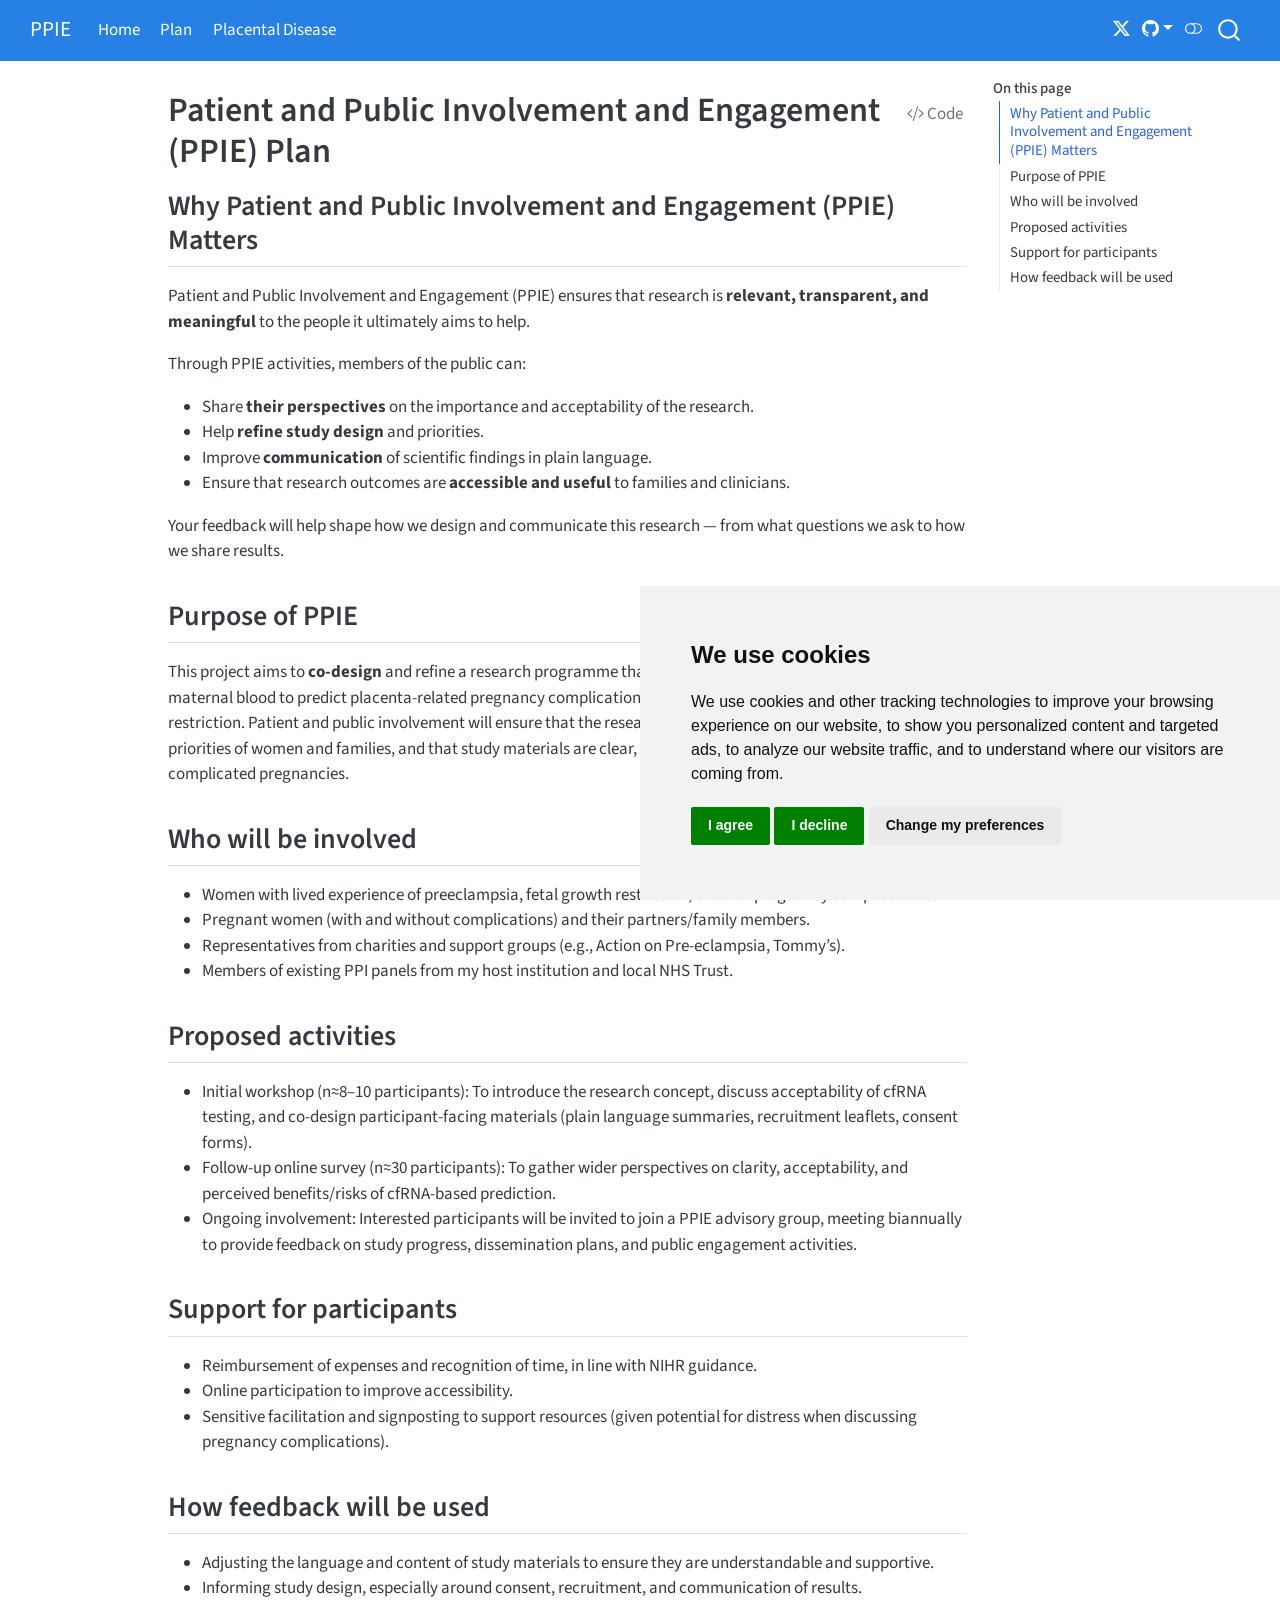
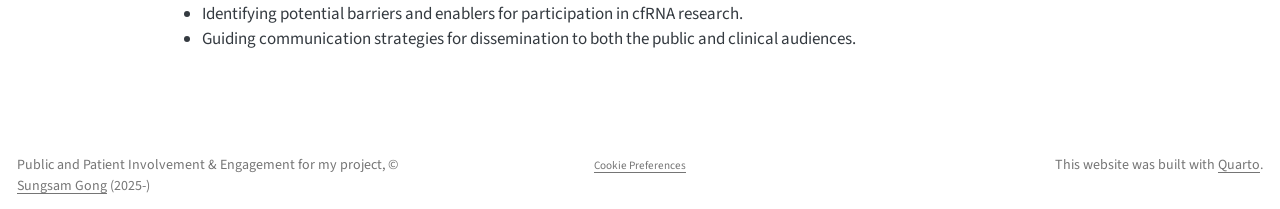
<file: plan.html>
<!DOCTYPE html>
<html xmlns="http://www.w3.org/1999/xhtml" lang="en" xml:lang="en"><head>

<meta charset="utf-8">
<meta name="generator" content="quarto-1.9.38">

<meta name="viewport" content="width=device-width, initial-scale=1.0, user-scalable=yes">


<title>Patient and Public Involvement and Engagement (PPIE) Plan – PPIE</title>
<style>
/* Default styles provided by pandoc.
** See https://pandoc.org/MANUAL.html#variables-for-html for config info.
*/
code{white-space: pre-wrap;}
span.smallcaps{font-variant: small-caps;}
div.columns{display: flex; gap: min(4vw, 1.5em);}
div.column{flex: auto; overflow-x: auto;}
div.hanging-indent{margin-left: 1.5em; text-indent: -1.5em;}
ul.task-list{list-style: none;}
ul.task-list li input[type="checkbox"] {
  width: 0.8em;
  margin: 0 0.8em 0.2em -1em; /* quarto-specific, see https://github.com/quarto-dev/quarto-cli/issues/4556 */ 
  vertical-align: middle;
}
/* CSS for syntax highlighting */
html { -webkit-text-size-adjust: 100%; }
pre > code.sourceCode { white-space: pre; position: relative; }
pre > code.sourceCode > span { display: inline-block; line-height: 1.25; }
pre > code.sourceCode > span:empty { height: 1.2em; }
.sourceCode { overflow: visible; }
code.sourceCode > span { color: inherit; text-decoration: inherit; }
div.sourceCode { margin: 1em 0; }
pre.sourceCode { margin: 0; }
@media screen {
div.sourceCode { overflow: auto; }
}
@media print {
pre > code.sourceCode { white-space: pre-wrap; }
pre > code.sourceCode > span { text-indent: -5em; padding-left: 5em; }
}
pre.numberSource code
  { counter-reset: source-line 0; }
pre.numberSource code > span
  { position: relative; left: -4em; counter-increment: source-line; }
pre.numberSource code > span > a:first-child::before
  { content: counter(source-line);
    position: relative; left: -1em; text-align: right; vertical-align: baseline;
    border: none; display: inline-block;
    -webkit-touch-callout: none; -webkit-user-select: none;
    -khtml-user-select: none; -moz-user-select: none;
    -ms-user-select: none; user-select: none;
    padding: 0 4px; width: 4em;
  }
pre.numberSource { margin-left: 3em;  padding-left: 4px; }
div.sourceCode
  {   }
@media screen {
pre > code.sourceCode > span > a:first-child::before { text-decoration: underline; }
}
</style>


<script src="site_libs/quarto-nav/quarto-nav.js"></script>
<script src="site_libs/quarto-nav/headroom.min.js"></script>
<script src="site_libs/clipboard/clipboard.min.js"></script>
<script src="site_libs/quarto-search/autocomplete.umd.js"></script>
<script src="site_libs/quarto-search/fuse.min.js"></script>
<script src="site_libs/quarto-search/quarto-search.js"></script>
<meta name="quarto:offset" content="./">
<script src="site_libs/cookie-consent/cookie-consent.js"></script>
<link href="site_libs/cookie-consent/cookie-consent.css" rel="stylesheet">
<script src="site_libs/quarto-html/quarto.js" type="module"></script>
<script src="site_libs/quarto-html/tabsets/tabsets.js" type="module"></script>
<script src="site_libs/quarto-html/popper.min.js"></script>
<script src="site_libs/quarto-html/tippy.umd.min.js"></script>
<script src="site_libs/quarto-html/anchor.min.js"></script>
<link href="site_libs/quarto-html/tippy.css" rel="stylesheet">
<link href="site_libs/quarto-html/quarto-syntax-highlighting-8291caccebea3e7238bd0d3f61734ea6.css" rel="stylesheet" class="quarto-color-scheme" id="quarto-text-highlighting-styles">
<link href="site_libs/quarto-html/quarto-syntax-highlighting-dark-25a539bd18262b210d4368b792a50213.css" rel="stylesheet" class="quarto-color-scheme quarto-color-alternate" id="quarto-text-highlighting-styles">
<link href="site_libs/quarto-html/quarto-syntax-highlighting-8291caccebea3e7238bd0d3f61734ea6.css" rel="stylesheet" class="quarto-color-scheme-extra" id="quarto-text-highlighting-styles">
<script src="site_libs/bootstrap/bootstrap.min.js"></script>
<link href="site_libs/bootstrap/bootstrap-icons.css" rel="stylesheet">
<link href="site_libs/bootstrap/bootstrap-c38d240263f64f5838baf877ec85310b.min.css" rel="stylesheet" append-hash="true" class="quarto-color-scheme" id="quarto-bootstrap" data-mode="light">
<link href="site_libs/bootstrap/bootstrap-dark-cffd807c058e9c1e3dffd1df05c62508.min.css" rel="stylesheet" append-hash="true" class="quarto-color-scheme quarto-color-alternate" id="quarto-bootstrap" data-mode="dark">
<link href="site_libs/bootstrap/bootstrap-c38d240263f64f5838baf877ec85310b.min.css" rel="stylesheet" append-hash="true" class="quarto-color-scheme-extra" id="quarto-bootstrap" data-mode="light">
<script id="quarto-search-options" type="application/json">{
  "location": "navbar",
  "copy-button": false,
  "collapse-after": 3,
  "panel-placement": "end",
  "type": "overlay",
  "limit": 50,
  "keyboard-shortcut": [
    "f",
    "/",
    "s"
  ],
  "show-item-context": false,
  "language": {
    "search-no-results-text": "No results",
    "search-matching-documents-text": "matching documents",
    "search-copy-link-title": "Copy link to search",
    "search-hide-matches-text": "Hide additional matches",
    "search-more-match-text": "more match in this document",
    "search-more-matches-text": "more matches in this document",
    "search-clear-button-title": "Clear",
    "search-text-placeholder": "",
    "search-detached-cancel-button-title": "Cancel",
    "search-submit-button-title": "Submit",
    "search-label": "Search"
  }
}</script>
<script async="" src="https://www.googletagmanager.com/gtag/js?id=G-RY5QNJQ2C6"></script>

<script type="text/plain" cookie-consent="tracking">

window.dataLayer = window.dataLayer || [];
function gtag(){dataLayer.push(arguments);}
gtag('js', new Date());
gtag('config', 'G-RY5QNJQ2C6', { 'anonymize_ip': true});
</script>

<script type="text/javascript" charset="UTF-8">
document.addEventListener('DOMContentLoaded', function () {
cookieconsent.run({
  "notice_banner_type":"simple",
  "consent_type":"express",
  "palette":"light",
  "language":"en",
  "page_load_consent_levels":["strictly-necessary"],
  "notice_banner_reject_button_hide":false,
  "preferences_center_close_button_hide":false,
  "website_name":""
  ,
"language":"en"
  });
});
</script> 
  


<link rel="stylesheet" href="styles.css">
<meta property="og:title" content="Patient and Public Involvement and Engagement (PPIE) Plan – PPIE">
<meta property="og:description" content="">
<meta property="og:site_name" content="PPIE">
<meta name="twitter:title" content="Patient and Public Involvement and Engagement (PPIE) Plan – PPIE">
<meta name="twitter:description" content="">
<meta name="twitter:card" content="summary">
</head>

<body class="nav-fixed quarto-light"><script id="quarto-html-before-body" type="application/javascript">
    const toggleBodyColorMode = (bsSheetEl) => {
      const mode = bsSheetEl.getAttribute("data-mode");
      const bodyEl = window.document.querySelector("body");
      if (mode === "dark") {
        bodyEl.classList.add("quarto-dark");
        bodyEl.classList.remove("quarto-light");
      } else {
        bodyEl.classList.add("quarto-light");
        bodyEl.classList.remove("quarto-dark");
      }
    }
    const toggleBodyColorPrimary = () => {
      const bsSheetEl = window.document.querySelector("link#quarto-bootstrap:not([rel=disabled-stylesheet])");
      if (bsSheetEl) {
        toggleBodyColorMode(bsSheetEl);
      }
    }
    const setColorSchemeToggle = (alternate) => {
      const toggles = window.document.querySelectorAll('.quarto-color-scheme-toggle');
      for (let i=0; i < toggles.length; i++) {
        const toggle = toggles[i];
        if (toggle) {
          if (alternate) {
            toggle.classList.add("alternate");
          } else {
            toggle.classList.remove("alternate");
          }
        }
      }
    };
    const toggleColorMode = (alternate) => {
      // Switch the stylesheets
      const primaryStylesheets = window.document.querySelectorAll('link.quarto-color-scheme:not(.quarto-color-alternate)');
      const alternateStylesheets = window.document.querySelectorAll('link.quarto-color-scheme.quarto-color-alternate');
      manageTransitions('#quarto-margin-sidebar .nav-link', false);
      if (alternate) {
        // note: dark is layered on light, we don't disable primary!
        enableStylesheet(alternateStylesheets);
        for (const sheetNode of alternateStylesheets) {
          if (sheetNode.id === "quarto-bootstrap") {
            toggleBodyColorMode(sheetNode);
          }
        }
      } else {
        disableStylesheet(alternateStylesheets);
        enableStylesheet(primaryStylesheets)
        toggleBodyColorPrimary();
      }
      manageTransitions('#quarto-margin-sidebar .nav-link', true);
      // Switch the toggles
      setColorSchemeToggle(alternate)
      // Hack to workaround the fact that safari doesn't
      // properly recolor the scrollbar when toggling (#1455)
      if (navigator.userAgent.indexOf('Safari') > 0 && navigator.userAgent.indexOf('Chrome') == -1) {
        manageTransitions("body", false);
        window.scrollTo(0, 1);
        setTimeout(() => {
          window.scrollTo(0, 0);
          manageTransitions("body", true);
        }, 40);
      }
    }
    const disableStylesheet = (stylesheets) => {
      for (let i=0; i < stylesheets.length; i++) {
        const stylesheet = stylesheets[i];
        stylesheet.rel = 'disabled-stylesheet';
      }
    }
    const enableStylesheet = (stylesheets) => {
      for (let i=0; i < stylesheets.length; i++) {
        const stylesheet = stylesheets[i];
        if(stylesheet.rel !== 'stylesheet') { // for Chrome, which will still FOUC without this check
          stylesheet.rel = 'stylesheet';
        }
      }
    }
    const manageTransitions = (selector, allowTransitions) => {
      const els = window.document.querySelectorAll(selector);
      for (let i=0; i < els.length; i++) {
        const el = els[i];
        if (allowTransitions) {
          el.classList.remove('notransition');
        } else {
          el.classList.add('notransition');
        }
      }
    }
    const isFileUrl = () => {
      return window.location.protocol === 'file:';
    }
    const hasAlternateSentinel = () => {
      let styleSentinel = getColorSchemeSentinel();
      if (styleSentinel !== null) {
        return styleSentinel === "alternate";
      } else {
        return false;
      }
    }
    const setStyleSentinel = (alternate) => {
      const value = alternate ? "alternate" : "default";
      if (!isFileUrl()) {
        window.localStorage.setItem("quarto-color-scheme", value);
      } else {
        localAlternateSentinel = value;
      }
    }
    const getColorSchemeSentinel = () => {
      if (!isFileUrl()) {
        const storageValue = window.localStorage.getItem("quarto-color-scheme");
        return storageValue != null ? storageValue : localAlternateSentinel;
      } else {
        return localAlternateSentinel;
      }
    }
    const toggleGiscusIfUsed = (isAlternate, darkModeDefault) => {
      const baseTheme = document.querySelector('#giscus-base-theme')?.value ?? 'light';
      const alternateTheme = document.querySelector('#giscus-alt-theme')?.value ?? 'dark';
      let newTheme = '';
      if(authorPrefersDark) {
        newTheme = isAlternate ? baseTheme : alternateTheme;
      } else {
        newTheme = isAlternate ? alternateTheme : baseTheme;
      }
      const changeGiscusTheme = () => {
        // From: https://github.com/giscus/giscus/issues/336
        const sendMessage = (message) => {
          const iframe = document.querySelector('iframe.giscus-frame');
          if (!iframe) return;
          iframe.contentWindow.postMessage({ giscus: message }, 'https://giscus.app');
        }
        sendMessage({
          setConfig: {
            theme: newTheme
          }
        });
      }
      const isGiscussLoaded = window.document.querySelector('iframe.giscus-frame') !== null;
      if (isGiscussLoaded) {
        changeGiscusTheme();
      }
    };
    const authorPrefersDark = false;
    const darkModeDefault = authorPrefersDark;
      document.querySelector('link#quarto-text-highlighting-styles.quarto-color-scheme-extra').rel = 'disabled-stylesheet';
      document.querySelector('link#quarto-bootstrap.quarto-color-scheme-extra').rel = 'disabled-stylesheet';
    let localAlternateSentinel = darkModeDefault ? 'alternate' : 'default';
    // Dark / light mode switch
    window.quartoToggleColorScheme = () => {
      // Read the current dark / light value
      let toAlternate = !hasAlternateSentinel();
      toggleColorMode(toAlternate);
      setStyleSentinel(toAlternate);
      toggleGiscusIfUsed(toAlternate, darkModeDefault);
      window.dispatchEvent(new Event('resize'));
    };
    // Switch to dark mode if need be
    if (hasAlternateSentinel()) {
      toggleColorMode(true);
    } else {
      toggleColorMode(false);
    }
  </script>

<div id="quarto-search-results"></div>
  <header id="quarto-header" class="headroom fixed-top">
    <nav class="navbar navbar-expand-lg " data-bs-theme="dark">
      <div class="navbar-container container-fluid">
      <div class="navbar-brand-container mx-auto">
    <a class="navbar-brand" href="./index.html">
    <span class="navbar-title">PPIE</span>
    </a>
  </div>
            <div id="quarto-search" class="" title="Search"></div>
          <button class="navbar-toggler" type="button" data-bs-toggle="collapse" data-bs-target="#navbarCollapse" aria-controls="navbarCollapse" role="menu" aria-expanded="false" aria-label="Toggle navigation" onclick="if (window.quartoToggleHeadroom) { window.quartoToggleHeadroom(); }">
  <span class="navbar-toggler-icon"></span>
</button>
          <div class="collapse navbar-collapse" id="navbarCollapse">
            <ul class="navbar-nav navbar-nav-scroll me-auto">
  <li class="nav-item">
    <a class="nav-link" href="./index.html"> 
<span class="menu-text">Home</span></a>
  </li>  
  <li class="nav-item">
    <a class="nav-link active" href="./plan.html" aria-current="page"> 
<span class="menu-text">Plan</span></a>
  </li>  
  <li class="nav-item">
    <a class="nav-link" href="./placenta.html"> 
<span class="menu-text">Placental Disease</span></a>
  </li>  
</ul>
          </div> <!-- /navcollapse -->
            <div class="quarto-navbar-tools tools-wide">
    <a href="https://x.com/sunggong" title="" class="quarto-navigation-tool px-1" aria-label=""><i class="bi bi-twitter-x"></i></a>
    <div class="dropdown">
      <a href="" title="" id="quarto-navigation-tool-dropdown-0" class="quarto-navigation-tool dropdown-toggle px-1" data-bs-toggle="dropdown" aria-expanded="false" role="link" aria-label=""><i class="bi bi-github"></i></a>
      <ul class="dropdown-menu" aria-labelledby="quarto-navigation-tool-dropdown-0">
          <li>
            <a class="dropdown-item quarto-navbar-tools-item" href="https://github.com/sung/POP-AI-PPIE">
            Source Code
            </a>
          </li>
          <li>
            <a class="dropdown-item quarto-navbar-tools-item" href="https://github.com/sung/POP-AI-PPIE">
            Report a Bug
            </a>
          </li>
      </ul>
    </div>
  <a href="" class="quarto-color-scheme-toggle quarto-navigation-tool  px-1" onclick="window.quartoToggleColorScheme(); return false;" title="Toggle dark mode"><i class="bi"></i></a>
</div>
      </div> <!-- /container-fluid -->
    </nav>
</header>
<!-- content -->
<div id="quarto-content" class="quarto-container page-columns page-rows-contents page-layout-article page-navbar">
<!-- sidebar -->
<!-- margin-sidebar -->
    <div id="quarto-margin-sidebar" class="sidebar margin-sidebar">
        <nav id="TOC" role="doc-toc" class="toc-active">
    <h2 id="toc-title">On this page</h2>
   
  <ul class="collapse">
  <li><a href="#why-patient-and-public-involvement-and-engagement-ppie-matters" id="toc-why-patient-and-public-involvement-and-engagement-ppie-matters" class="nav-link active" data-scroll-target="#why-patient-and-public-involvement-and-engagement-ppie-matters">Why Patient and Public Involvement and Engagement (PPIE) Matters</a></li>
  <li><a href="#purpose-of-ppie" id="toc-purpose-of-ppie" class="nav-link" data-scroll-target="#purpose-of-ppie">Purpose of PPIE</a></li>
  <li><a href="#who-will-be-involved" id="toc-who-will-be-involved" class="nav-link" data-scroll-target="#who-will-be-involved">Who will be involved</a></li>
  <li><a href="#proposed-activities" id="toc-proposed-activities" class="nav-link" data-scroll-target="#proposed-activities">Proposed activities</a></li>
  <li><a href="#support-for-participants" id="toc-support-for-participants" class="nav-link" data-scroll-target="#support-for-participants">Support for participants</a></li>
  <li><a href="#how-feedback-will-be-used" id="toc-how-feedback-will-be-used" class="nav-link" data-scroll-target="#how-feedback-will-be-used">How feedback will be used</a></li>
  </ul>
</nav>
    </div>
<!-- main -->
<main class="content" id="quarto-document-content">


<header id="title-block-header" class="quarto-title-block default">
<div class="quarto-title">
<div class="quarto-title-block"><div><h1 class="title">Patient and Public Involvement and Engagement (PPIE) Plan</h1><button type="button" class="btn code-tools-button" id="quarto-code-tools-source"><i class="bi"></i> Code</button></div></div>
</div>



<div class="quarto-title-meta">

    
  
    
  </div>
  


</header>


<section id="why-patient-and-public-involvement-and-engagement-ppie-matters" class="level2">
<h2 class="anchored" data-anchor-id="why-patient-and-public-involvement-and-engagement-ppie-matters">Why Patient and Public Involvement and Engagement (PPIE) Matters</h2>
<p>Patient and Public Involvement and Engagement (PPIE) ensures that research is <strong>relevant, transparent, and meaningful</strong> to the people it ultimately aims to help.</p>
<p>Through PPIE activities, members of the public can:</p>
<ul>
<li>Share <strong>their perspectives</strong> on the importance and acceptability of the research.</li>
<li>Help <strong>refine study design</strong> and priorities.</li>
<li>Improve <strong>communication</strong> of scientific findings in plain language.</li>
<li>Ensure that research outcomes are <strong>accessible and useful</strong> to families and clinicians.</li>
</ul>
<p>Your feedback will help shape how we design and communicate this research — from what questions we ask to how we share results.</p>
</section>
<section id="purpose-of-ppie" class="level2">
<h2 class="anchored" data-anchor-id="purpose-of-ppie">Purpose of PPIE</h2>
<p>This project aims to <strong>co-design</strong> and refine a research programme that uses <strong>cell-free RNA (cfRNA) biomarkers</strong> in maternal blood to predict placenta-related pregnancy complications such as preeclampsia and fetal growth restriction. Patient and public involvement will ensure that the research is shaped by the experiences, needs, and priorities of women and families, and that study materials are clear, acceptable, and sensitive to the challenges of complicated pregnancies.</p>
</section>
<section id="who-will-be-involved" class="level2">
<h2 class="anchored" data-anchor-id="who-will-be-involved">Who will be involved</h2>
<ul>
<li>Women with lived experience of preeclampsia, fetal growth restriction, or other pregnancy complications.</li>
<li>Pregnant women (with and without complications) and their partners/family members.</li>
<li>Representatives from charities and support groups (e.g., Action on Pre-eclampsia, Tommy’s).</li>
<li>Members of existing PPI panels from my host institution and local NHS Trust.</li>
</ul>
</section>
<section id="proposed-activities" class="level2">
<h2 class="anchored" data-anchor-id="proposed-activities">Proposed activities</h2>
<ul>
<li>Initial workshop (n≈8–10 participants): To introduce the research concept, discuss acceptability of cfRNA testing, and co-design participant-facing materials (plain language summaries, recruitment leaflets, consent forms).</li>
<li>Follow-up online survey (n≈30 participants): To gather wider perspectives on clarity, acceptability, and perceived benefits/risks of cfRNA-based prediction.</li>
<li>Ongoing involvement: Interested participants will be invited to join a PPIE advisory group, meeting biannually to provide feedback on study progress, dissemination plans, and public engagement activities.</li>
</ul>
</section>
<section id="support-for-participants" class="level2">
<h2 class="anchored" data-anchor-id="support-for-participants">Support for participants</h2>
<ul>
<li>Reimbursement of expenses and recognition of time, in line with NIHR guidance.</li>
<li>Online participation to improve accessibility.</li>
<li>Sensitive facilitation and signposting to support resources (given potential for distress when discussing pregnancy complications).</li>
</ul>
</section>
<section id="how-feedback-will-be-used" class="level2">
<h2 class="anchored" data-anchor-id="how-feedback-will-be-used">How feedback will be used</h2>
<ul>
<li>Adjusting the language and content of study materials to ensure they are understandable and supportive.</li>
<li>Informing study design, especially around consent, recruitment, and communication of results.</li>
<li>Identifying potential barriers and enablers for participation in cfRNA research.</li>
<li>Guiding communication strategies for dissemination to both the public and clinical audiences.</li>
</ul>


<!-- -->

</section>

</main> <!-- /main -->
<script id="quarto-html-after-body" type="application/javascript">
  window.document.addEventListener("DOMContentLoaded", function (event) {
    // Ensure there is a toggle, if there isn't float one in the top right
    if (window.document.querySelector('.quarto-color-scheme-toggle') === null) {
      const a = window.document.createElement('a');
      a.classList.add('top-right');
      a.classList.add('quarto-color-scheme-toggle');
      a.href = "";
      a.onclick = function() { try { window.quartoToggleColorScheme(); } catch {} return false; };
      const i = window.document.createElement("i");
      i.classList.add('bi');
      a.appendChild(i);
      window.document.body.appendChild(a);
    }
    setColorSchemeToggle(hasAlternateSentinel())
    const icon = "";
    const anchorJS = new window.AnchorJS();
    anchorJS.options = {
      placement: 'right',
      icon: icon
    };
    anchorJS.add('.anchored');
    const isCodeAnnotation = (el) => {
      for (const clz of el.classList) {
        if (clz.startsWith('code-annotation-')) {                     
          return true;
        }
      }
      return false;
    }
    const onCopySuccess = function(e) {
      // button target
      const button = e.trigger;
      // don't keep focus
      button.blur();
      // flash "checked"
      button.classList.add('code-copy-button-checked');
      var currentTitle = button.getAttribute("title");
      button.setAttribute("title", "Copied!");
      let tooltip;
      if (window.bootstrap) {
        button.setAttribute("data-bs-toggle", "tooltip");
        button.setAttribute("data-bs-placement", "left");
        button.setAttribute("data-bs-title", "Copied!");
        tooltip = new bootstrap.Tooltip(button, 
          { trigger: "manual", 
            customClass: "code-copy-button-tooltip",
            offset: [0, -8]});
        tooltip.show();    
      }
      setTimeout(function() {
        if (tooltip) {
          tooltip.hide();
          button.removeAttribute("data-bs-title");
          button.removeAttribute("data-bs-toggle");
          button.removeAttribute("data-bs-placement");
        }
        button.setAttribute("title", currentTitle);
        button.classList.remove('code-copy-button-checked');
      }, 1000);
      // clear code selection
      e.clearSelection();
    }
    const getTextToCopy = function(trigger) {
      const outerScaffold = trigger.parentElement.cloneNode(true);
      const codeEl = outerScaffold.querySelector('code');
      for (const childEl of codeEl.children) {
        if (isCodeAnnotation(childEl)) {
          childEl.remove();
        }
      }
      return codeEl.innerText;
    }
    const clipboard = new window.ClipboardJS('.code-copy-button:not([data-in-quarto-modal])', {
      text: getTextToCopy
    });
    clipboard.on('success', onCopySuccess);
    if (window.document.getElementById('quarto-embedded-source-code-modal')) {
      const clipboardModal = new window.ClipboardJS('.code-copy-button[data-in-quarto-modal]', {
        text: getTextToCopy,
        container: window.document.getElementById('quarto-embedded-source-code-modal')
      });
      clipboardModal.on('success', onCopySuccess);
    }
    const viewSource = window.document.getElementById('quarto-view-source') ||
                       window.document.getElementById('quarto-code-tools-source');
    if (viewSource) {
      const sourceUrl = viewSource.getAttribute("data-quarto-source-url");
      viewSource.addEventListener("click", function(e) {
        if (sourceUrl) {
          // rstudio viewer pane
          if (/\bcapabilities=\b/.test(window.location)) {
            window.open(sourceUrl);
          } else {
            window.location.href = sourceUrl;
          }
        } else {
          const modal = new bootstrap.Modal(document.getElementById('quarto-embedded-source-code-modal'));
          modal.show();
        }
        return false;
      });
    }
    function toggleCodeHandler(show) {
      return function(e) {
        const detailsSrc = window.document.querySelectorAll(".cell > details > .sourceCode");
        for (let i=0; i<detailsSrc.length; i++) {
          const details = detailsSrc[i].parentElement;
          if (show) {
            details.open = true;
          } else {
            details.removeAttribute("open");
          }
        }
        const cellCodeDivs = window.document.querySelectorAll(".cell > .sourceCode");
        const fromCls = show ? "hidden" : "unhidden";
        const toCls = show ? "unhidden" : "hidden";
        for (let i=0; i<cellCodeDivs.length; i++) {
          const codeDiv = cellCodeDivs[i];
          if (codeDiv.classList.contains(fromCls)) {
            codeDiv.classList.remove(fromCls);
            codeDiv.classList.add(toCls);
          } 
        }
        return false;
      }
    }
    const hideAllCode = window.document.getElementById("quarto-hide-all-code");
    if (hideAllCode) {
      hideAllCode.addEventListener("click", toggleCodeHandler(false));
    }
    const showAllCode = window.document.getElementById("quarto-show-all-code");
    if (showAllCode) {
      showAllCode.addEventListener("click", toggleCodeHandler(true));
    }
      var localhostRegex = new RegExp(/^(?:http|https):\/\/localhost\:?[0-9]*\//);
      var mailtoRegex = new RegExp(/^mailto:/);
        var filterRegex = new RegExp("https:\/\/sung\.github\.io\/POP-AI-PPIE");
      var isInternal = (href) => {
          return filterRegex.test(href) || localhostRegex.test(href) || mailtoRegex.test(href);
      }
      // Inspect non-navigation links and adorn them if external
     var links = window.document.querySelectorAll('a[href]:not(.nav-link):not(.navbar-brand):not(.toc-action):not(.sidebar-link):not(.sidebar-item-toggle):not(.pagination-link):not(.no-external):not([aria-hidden]):not(.dropdown-item):not(.quarto-navigation-tool):not(.about-link)');
      for (var i=0; i<links.length; i++) {
        const link = links[i];
        if (!isInternal(link.href)) {
          // undo the damage that might have been done by quarto-nav.js in the case of
          // links that we want to consider external
          if (link.dataset.originalHref !== undefined) {
            link.href = link.dataset.originalHref;
          }
        }
      }
    function tippyHover(el, contentFn, onTriggerFn, onUntriggerFn) {
      const config = {
        allowHTML: true,
        maxWidth: 500,
        delay: 100,
        arrow: false,
        appendTo: function(el) {
            return el.parentElement;
        },
        interactive: true,
        interactiveBorder: 10,
        theme: 'quarto',
        placement: 'bottom-start',
      };
      if (contentFn) {
        config.content = contentFn;
      }
      if (onTriggerFn) {
        config.onTrigger = onTriggerFn;
      }
      if (onUntriggerFn) {
        config.onUntrigger = onUntriggerFn;
      }
      window.tippy(el, config); 
    }
    const noterefs = window.document.querySelectorAll('a[role="doc-noteref"]');
    for (var i=0; i<noterefs.length; i++) {
      const ref = noterefs[i];
      tippyHover(ref, function() {
        // use id or data attribute instead here
        let href = ref.getAttribute('data-footnote-href') || ref.getAttribute('href');
        try { href = new URL(href).hash; } catch {}
        const id = href.replace(/^#\/?/, "");
        const note = window.document.getElementById(id);
        if (note) {
          return note.innerHTML;
        } else {
          return "";
        }
      });
    }
    const xrefs = window.document.querySelectorAll('a.quarto-xref');
    const processXRef = (id, note) => {
      // Strip column container classes
      const stripColumnClz = (el) => {
        el.classList.remove("page-full", "page-columns");
        if (el.children) {
          for (const child of el.children) {
            stripColumnClz(child);
          }
        }
      }
      stripColumnClz(note)
      if (id === null || id.startsWith('sec-')) {
        // Special case sections, only their first couple elements
        const container = document.createElement("div");
        if (note.children && note.children.length > 2) {
          container.appendChild(note.children[0].cloneNode(true));
          for (let i = 1; i < note.children.length; i++) {
            const child = note.children[i];
            if (child.tagName === "P" && child.innerText === "") {
              continue;
            } else {
              container.appendChild(child.cloneNode(true));
              break;
            }
          }
          if (window.Quarto?.typesetMath) {
            window.Quarto.typesetMath(container);
          }
          return container.innerHTML
        } else {
          if (window.Quarto?.typesetMath) {
            window.Quarto.typesetMath(note);
          }
          return note.innerHTML;
        }
      } else {
        // Remove any anchor links if they are present
        const anchorLink = note.querySelector('a.anchorjs-link');
        if (anchorLink) {
          anchorLink.remove();
        }
        if (window.Quarto?.typesetMath) {
          window.Quarto.typesetMath(note);
        }
        if (note.classList.contains("callout")) {
          return note.outerHTML;
        } else {
          return note.innerHTML;
        }
      }
    }
    for (var i=0; i<xrefs.length; i++) {
      const xref = xrefs[i];
      tippyHover(xref, undefined, function(instance) {
        instance.disable();
        let url = xref.getAttribute('href');
        let hash = undefined; 
        if (url.startsWith('#')) {
          hash = url;
        } else {
          try { hash = new URL(url).hash; } catch {}
        }
        if (hash) {
          const id = hash.replace(/^#\/?/, "");
          const note = window.document.getElementById(id);
          if (note !== null) {
            try {
              const html = processXRef(id, note.cloneNode(true));
              instance.setContent(html);
            } finally {
              instance.enable();
              instance.show();
            }
          } else {
            // See if we can fetch this
            fetch(url.split('#')[0])
            .then(res => res.text())
            .then(html => {
              const parser = new DOMParser();
              const htmlDoc = parser.parseFromString(html, "text/html");
              const note = htmlDoc.getElementById(id);
              if (note !== null) {
                const html = processXRef(id, note);
                instance.setContent(html);
              } 
            }).finally(() => {
              instance.enable();
              instance.show();
            });
          }
        } else {
          // See if we can fetch a full url (with no hash to target)
          // This is a special case and we should probably do some content thinning / targeting
          fetch(url)
          .then(res => res.text())
          .then(html => {
            const parser = new DOMParser();
            const htmlDoc = parser.parseFromString(html, "text/html");
            const note = htmlDoc.querySelector('main.content');
            if (note !== null) {
              // This should only happen for chapter cross references
              // (since there is no id in the URL)
              // remove the first header
              if (note.children.length > 0 && note.children[0].tagName === "HEADER") {
                note.children[0].remove();
              }
              const html = processXRef(null, note);
              instance.setContent(html);
            } 
          }).finally(() => {
            instance.enable();
            instance.show();
          });
        }
      }, function(instance) {
      });
    }
        let selectedAnnoteEl;
        const selectorForAnnotation = ( cell, annotation) => {
          let cellAttr = 'data-code-cell="' + cell + '"';
          let lineAttr = 'data-code-annotation="' +  annotation + '"';
          const selector = 'span[' + cellAttr + '][' + lineAttr + ']';
          return selector;
        }
        const selectCodeLines = (annoteEl) => {
          const doc = window.document;
          const targetCell = annoteEl.getAttribute("data-target-cell");
          const targetAnnotation = annoteEl.getAttribute("data-target-annotation");
          const annoteSpan = window.document.querySelector(selectorForAnnotation(targetCell, targetAnnotation));
          const lines = annoteSpan.getAttribute("data-code-lines").split(",");
          const lineIds = lines.map((line) => {
            return targetCell + "-" + line;
          })
          let top = null;
          let height = null;
          let parent = null;
          if (lineIds.length > 0) {
              //compute the position of the single el (top and bottom and make a div)
              const el = window.document.getElementById(lineIds[0]);
              top = el.offsetTop;
              height = el.offsetHeight;
              parent = el.parentElement.parentElement;
            if (lineIds.length > 1) {
              const lastEl = window.document.getElementById(lineIds[lineIds.length - 1]);
              const bottom = lastEl.offsetTop + lastEl.offsetHeight;
              height = bottom - top;
            }
            if (top !== null && height !== null && parent !== null) {
              // cook up a div (if necessary) and position it 
              let div = window.document.getElementById("code-annotation-line-highlight");
              if (div === null) {
                div = window.document.createElement("div");
                div.setAttribute("id", "code-annotation-line-highlight");
                div.style.position = 'absolute';
                parent.appendChild(div);
              }
              div.style.top = top - 2 + "px";
              div.style.height = height + 4 + "px";
              div.style.left = 0;
              let gutterDiv = window.document.getElementById("code-annotation-line-highlight-gutter");
              if (gutterDiv === null) {
                gutterDiv = window.document.createElement("div");
                gutterDiv.setAttribute("id", "code-annotation-line-highlight-gutter");
                gutterDiv.style.position = 'absolute';
                const codeCell = window.document.getElementById(targetCell);
                const gutter = codeCell.querySelector('.code-annotation-gutter');
                gutter.appendChild(gutterDiv);
              }
              gutterDiv.style.top = top - 2 + "px";
              gutterDiv.style.height = height + 4 + "px";
            }
            selectedAnnoteEl = annoteEl;
          }
        };
        const unselectCodeLines = () => {
          const elementsIds = ["code-annotation-line-highlight", "code-annotation-line-highlight-gutter"];
          elementsIds.forEach((elId) => {
            const div = window.document.getElementById(elId);
            if (div) {
              div.remove();
            }
          });
          selectedAnnoteEl = undefined;
        };
          // Handle positioning of the toggle
      window.addEventListener(
        "resize",
        throttle(() => {
          elRect = undefined;
          if (selectedAnnoteEl) {
            selectCodeLines(selectedAnnoteEl);
          }
        }, 10)
      );
      function throttle(fn, ms) {
      let throttle = false;
      let timer;
        return (...args) => {
          if(!throttle) { // first call gets through
              fn.apply(this, args);
              throttle = true;
          } else { // all the others get throttled
              if(timer) clearTimeout(timer); // cancel #2
              timer = setTimeout(() => {
                fn.apply(this, args);
                timer = throttle = false;
              }, ms);
          }
        };
      }
        // Attach click handler to the DT
        const annoteDls = window.document.querySelectorAll('dt[data-target-cell]');
        for (const annoteDlNode of annoteDls) {
          annoteDlNode.addEventListener('click', (event) => {
            const clickedEl = event.target;
            if (clickedEl !== selectedAnnoteEl) {
              unselectCodeLines();
              const activeEl = window.document.querySelector('dt[data-target-cell].code-annotation-active');
              if (activeEl) {
                activeEl.classList.remove('code-annotation-active');
              }
              selectCodeLines(clickedEl);
              clickedEl.classList.add('code-annotation-active');
            } else {
              // Unselect the line
              unselectCodeLines();
              clickedEl.classList.remove('code-annotation-active');
            }
          });
        }
    const findCites = (el) => {
      const parentEl = el.parentElement;
      if (parentEl) {
        const cites = parentEl.dataset.cites;
        if (cites) {
          return {
            el,
            cites: cites.split(' ')
          };
        } else {
          return findCites(el.parentElement)
        }
      } else {
        return undefined;
      }
    };
    var bibliorefs = window.document.querySelectorAll('a[role="doc-biblioref"]');
    for (var i=0; i<bibliorefs.length; i++) {
      const ref = bibliorefs[i];
      const citeInfo = findCites(ref);
      if (citeInfo) {
        tippyHover(citeInfo.el, function() {
          var popup = window.document.createElement('div');
          citeInfo.cites.forEach(function(cite) {
            var citeDiv = window.document.createElement('div');
            citeDiv.classList.add('hanging-indent');
            citeDiv.classList.add('csl-entry');
            var biblioDiv = window.document.getElementById('ref-' + cite);
            if (biblioDiv) {
              citeDiv.innerHTML = biblioDiv.innerHTML;
            }
            popup.appendChild(citeDiv);
          });
          return popup.innerHTML;
        });
      }
    }
  });
  </script><div class="modal fade" id="quarto-embedded-source-code-modal" tabindex="-1" aria-labelledby="quarto-embedded-source-code-modal-label" aria-hidden="true"><div class="modal-dialog modal-dialog-scrollable"><div class="modal-content"><div class="modal-header"><h5 class="modal-title" id="quarto-embedded-source-code-modal-label">Source Code</h5><button class="btn-close" data-bs-dismiss="modal"></button></div><div class="modal-body"><div class="">
<div class="code-copy-outer-scaffold"><div class="sourceCode" id="cb1" data-shortcodes="false"><pre class="sourceCode numberSource markdown number-lines code-with-copy"><code class="sourceCode markdown"><span id="cb1-1"><a href="#cb1-1"></a><span class="co">---</span></span>
<span id="cb1-2"><a href="#cb1-2"></a><span class="an">title:</span><span class="co"> "Patient and Public Involvement and Engagement (PPIE) Plan"</span></span>
<span id="cb1-3"><a href="#cb1-3"></a><span class="an">format:</span></span>
<span id="cb1-4"><a href="#cb1-4"></a><span class="co">  html:</span></span>
<span id="cb1-5"><a href="#cb1-5"></a><span class="co">    toc: true</span></span>
<span id="cb1-6"><a href="#cb1-6"></a><span class="co">    toc-depth: 2</span></span>
<span id="cb1-7"><a href="#cb1-7"></a><span class="co">---</span></span>
<span id="cb1-8"><a href="#cb1-8"></a></span>
<span id="cb1-9"><a href="#cb1-9"></a><span class="fu">## Why Patient and Public Involvement and Engagement (PPIE) Matters</span></span>
<span id="cb1-10"><a href="#cb1-10"></a></span>
<span id="cb1-11"><a href="#cb1-11"></a>Patient and Public Involvement and Engagement (PPIE) ensures that research is **relevant, transparent, and meaningful** to the people it ultimately aims to help. </span>
<span id="cb1-12"><a href="#cb1-12"></a></span>
<span id="cb1-13"><a href="#cb1-13"></a>Through PPIE activities, members of the public can:</span>
<span id="cb1-14"><a href="#cb1-14"></a></span>
<span id="cb1-15"><a href="#cb1-15"></a><span class="ss">- </span>Share **their perspectives** on the importance and acceptability of the research.</span>
<span id="cb1-16"><a href="#cb1-16"></a><span class="ss">- </span>Help **refine study design** and priorities.</span>
<span id="cb1-17"><a href="#cb1-17"></a><span class="ss">- </span>Improve **communication** of scientific findings in plain language.</span>
<span id="cb1-18"><a href="#cb1-18"></a><span class="ss">- </span>Ensure that research outcomes are **accessible and useful** to families and clinicians.</span>
<span id="cb1-19"><a href="#cb1-19"></a></span>
<span id="cb1-20"><a href="#cb1-20"></a>Your feedback will help shape how we design and communicate this research — from what questions we ask to how we share results. </span>
<span id="cb1-21"><a href="#cb1-21"></a></span>
<span id="cb1-22"><a href="#cb1-22"></a><span class="fu">## Purpose of PPIE </span></span>
<span id="cb1-23"><a href="#cb1-23"></a></span>
<span id="cb1-24"><a href="#cb1-24"></a>This project aims to **co-design** and refine a research programme that uses **cell-free RNA (cfRNA) biomarkers** in maternal blood to predict placenta-related pregnancy complications such as preeclampsia and fetal growth restriction. Patient and public involvement will ensure that the research is shaped by the experiences, needs, and priorities of women and families, and that study materials are clear, acceptable, and sensitive to the challenges of complicated pregnancies.</span>
<span id="cb1-25"><a href="#cb1-25"></a></span>
<span id="cb1-26"><a href="#cb1-26"></a><span class="fu">## Who will be involved</span></span>
<span id="cb1-27"><a href="#cb1-27"></a></span>
<span id="cb1-28"><a href="#cb1-28"></a><span class="ss">- </span>Women with lived experience of preeclampsia, fetal growth restriction, or other pregnancy complications.</span>
<span id="cb1-29"><a href="#cb1-29"></a><span class="ss">- </span>Pregnant women (with and without complications) and their partners/family members.</span>
<span id="cb1-30"><a href="#cb1-30"></a><span class="ss">- </span>Representatives from charities and support groups (e.g., Action on Pre-eclampsia, Tommy’s).</span>
<span id="cb1-31"><a href="#cb1-31"></a><span class="ss">- </span>Members of existing PPI panels from my host institution and local NHS Trust.</span>
<span id="cb1-32"><a href="#cb1-32"></a></span>
<span id="cb1-33"><a href="#cb1-33"></a><span class="fu">## Proposed activities</span></span>
<span id="cb1-34"><a href="#cb1-34"></a></span>
<span id="cb1-35"><a href="#cb1-35"></a><span class="ss">- </span>Initial workshop (n≈8–10 participants): To introduce the research concept, discuss acceptability of cfRNA testing, and co-design participant-facing materials (plain language summaries, recruitment leaflets, consent forms).</span>
<span id="cb1-36"><a href="#cb1-36"></a><span class="ss">- </span>Follow-up online survey (n≈30 participants): To gather wider perspectives on clarity, acceptability, and perceived benefits/risks of cfRNA-based prediction.</span>
<span id="cb1-37"><a href="#cb1-37"></a><span class="ss">- </span>Ongoing involvement: Interested participants will be invited to join a PPIE advisory group, meeting biannually to provide feedback on study progress, dissemination plans, and public engagement activities.</span>
<span id="cb1-38"><a href="#cb1-38"></a></span>
<span id="cb1-39"><a href="#cb1-39"></a><span class="fu">## Support for participants</span></span>
<span id="cb1-40"><a href="#cb1-40"></a></span>
<span id="cb1-41"><a href="#cb1-41"></a><span class="ss">- </span>Reimbursement of expenses and recognition of time, in line with NIHR guidance.</span>
<span id="cb1-42"><a href="#cb1-42"></a><span class="ss">- </span>Online participation to improve accessibility.</span>
<span id="cb1-43"><a href="#cb1-43"></a><span class="ss">- </span>Sensitive facilitation and signposting to support resources (given potential for distress when discussing pregnancy complications).</span>
<span id="cb1-44"><a href="#cb1-44"></a></span>
<span id="cb1-45"><a href="#cb1-45"></a><span class="fu">## How feedback will be used</span></span>
<span id="cb1-46"><a href="#cb1-46"></a></span>
<span id="cb1-47"><a href="#cb1-47"></a><span class="ss">- </span>Adjusting the language and content of study materials to ensure they are understandable and supportive.</span>
<span id="cb1-48"><a href="#cb1-48"></a><span class="ss">- </span>Informing study design, especially around consent, recruitment, and communication of results.</span>
<span id="cb1-49"><a href="#cb1-49"></a><span class="ss">- </span>Identifying potential barriers and enablers for participation in cfRNA research.</span>
<span id="cb1-50"><a href="#cb1-50"></a><span class="ss">- </span>Guiding communication strategies for dissemination to both the public and clinical audiences.</span></code></pre></div><button title="Copy to Clipboard" class="code-copy-button" data-in-quarto-modal=""><i class="bi"></i></button></div>
</div></div></div></div></div>
</div> <!-- /content -->
<footer class="footer">
  <div class="nav-footer">
    <div class="nav-footer-left">
<p>Public and Patient Involvement &amp; Engagement for my project, © <a href="https://sung.github.io">Sungsam Gong</a> (2025-)</p>
</div>   
    <div class="nav-footer-center">

<div class="cookie-consent-footer"><a href="#" id="open_preferences_center">Cookie Preferences</a></div></div>
    <div class="nav-footer-right">
<p>This website was built with <a href="https://quarto.org/">Quarto</a>.</p>
</div>
  </div>
</footer>




</body></html>
</file>
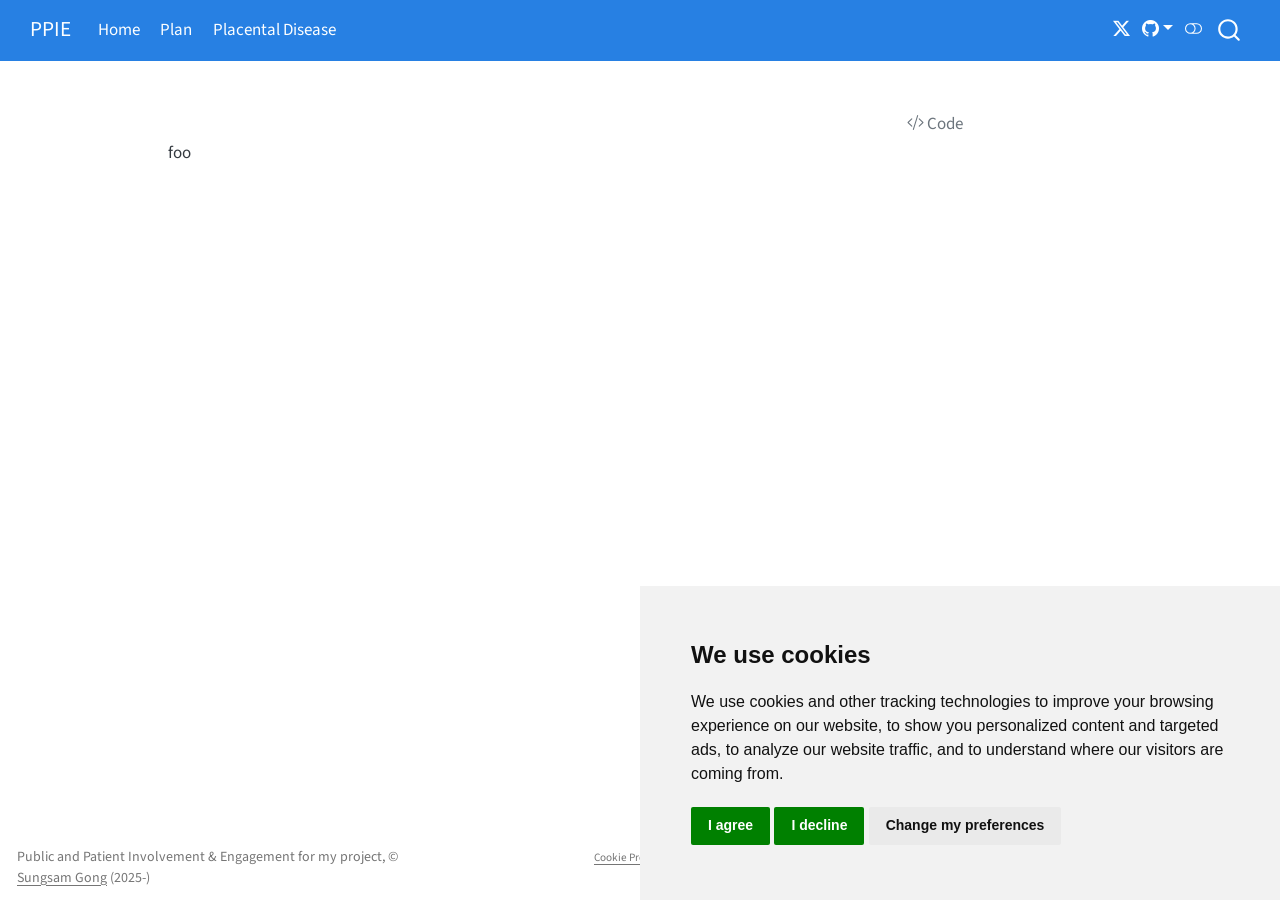
<file: webinar.html>
<!DOCTYPE html>
<html xmlns="http://www.w3.org/1999/xhtml" lang="en" xml:lang="en"><head>

<meta charset="utf-8">
<meta name="generator" content="quarto-1.9.38">

<meta name="viewport" content="width=device-width, initial-scale=1.0, user-scalable=yes">


<title>webinar – PPIE</title>
<style>
/* Default styles provided by pandoc.
** See https://pandoc.org/MANUAL.html#variables-for-html for config info.
*/
code{white-space: pre-wrap;}
span.smallcaps{font-variant: small-caps;}
div.columns{display: flex; gap: min(4vw, 1.5em);}
div.column{flex: auto; overflow-x: auto;}
div.hanging-indent{margin-left: 1.5em; text-indent: -1.5em;}
ul.task-list{list-style: none;}
ul.task-list li input[type="checkbox"] {
  width: 0.8em;
  margin: 0 0.8em 0.2em -1em; /* quarto-specific, see https://github.com/quarto-dev/quarto-cli/issues/4556 */ 
  vertical-align: middle;
}
/* CSS for syntax highlighting */
html { -webkit-text-size-adjust: 100%; }
pre > code.sourceCode { white-space: pre; position: relative; }
pre > code.sourceCode > span { display: inline-block; line-height: 1.25; }
pre > code.sourceCode > span:empty { height: 1.2em; }
.sourceCode { overflow: visible; }
code.sourceCode > span { color: inherit; text-decoration: inherit; }
div.sourceCode { margin: 1em 0; }
pre.sourceCode { margin: 0; }
@media screen {
div.sourceCode { overflow: auto; }
}
@media print {
pre > code.sourceCode { white-space: pre-wrap; }
pre > code.sourceCode > span { text-indent: -5em; padding-left: 5em; }
}
pre.numberSource code
  { counter-reset: source-line 0; }
pre.numberSource code > span
  { position: relative; left: -4em; counter-increment: source-line; }
pre.numberSource code > span > a:first-child::before
  { content: counter(source-line);
    position: relative; left: -1em; text-align: right; vertical-align: baseline;
    border: none; display: inline-block;
    -webkit-touch-callout: none; -webkit-user-select: none;
    -khtml-user-select: none; -moz-user-select: none;
    -ms-user-select: none; user-select: none;
    padding: 0 4px; width: 4em;
  }
pre.numberSource { margin-left: 3em;  padding-left: 4px; }
div.sourceCode
  {   }
@media screen {
pre > code.sourceCode > span > a:first-child::before { text-decoration: underline; }
}
</style>


<script src="site_libs/quarto-nav/quarto-nav.js"></script>
<script src="site_libs/quarto-nav/headroom.min.js"></script>
<script src="site_libs/clipboard/clipboard.min.js"></script>
<script src="site_libs/quarto-search/autocomplete.umd.js"></script>
<script src="site_libs/quarto-search/fuse.min.js"></script>
<script src="site_libs/quarto-search/quarto-search.js"></script>
<meta name="quarto:offset" content="./">
<script src="site_libs/cookie-consent/cookie-consent.js"></script>
<link href="site_libs/cookie-consent/cookie-consent.css" rel="stylesheet">
<script src="site_libs/quarto-html/quarto.js" type="module"></script>
<script src="site_libs/quarto-html/tabsets/tabsets.js" type="module"></script>
<script src="site_libs/quarto-html/popper.min.js"></script>
<script src="site_libs/quarto-html/tippy.umd.min.js"></script>
<script src="site_libs/quarto-html/anchor.min.js"></script>
<link href="site_libs/quarto-html/tippy.css" rel="stylesheet">
<link href="site_libs/quarto-html/quarto-syntax-highlighting-8291caccebea3e7238bd0d3f61734ea6.css" rel="stylesheet" class="quarto-color-scheme" id="quarto-text-highlighting-styles">
<link href="site_libs/quarto-html/quarto-syntax-highlighting-dark-25a539bd18262b210d4368b792a50213.css" rel="stylesheet" class="quarto-color-scheme quarto-color-alternate" id="quarto-text-highlighting-styles">
<link href="site_libs/quarto-html/quarto-syntax-highlighting-8291caccebea3e7238bd0d3f61734ea6.css" rel="stylesheet" class="quarto-color-scheme-extra" id="quarto-text-highlighting-styles">
<script src="site_libs/bootstrap/bootstrap.min.js"></script>
<link href="site_libs/bootstrap/bootstrap-icons.css" rel="stylesheet">
<link href="site_libs/bootstrap/bootstrap-c38d240263f64f5838baf877ec85310b.min.css" rel="stylesheet" append-hash="true" class="quarto-color-scheme" id="quarto-bootstrap" data-mode="light">
<link href="site_libs/bootstrap/bootstrap-dark-cffd807c058e9c1e3dffd1df05c62508.min.css" rel="stylesheet" append-hash="true" class="quarto-color-scheme quarto-color-alternate" id="quarto-bootstrap" data-mode="dark">
<link href="site_libs/bootstrap/bootstrap-c38d240263f64f5838baf877ec85310b.min.css" rel="stylesheet" append-hash="true" class="quarto-color-scheme-extra" id="quarto-bootstrap" data-mode="light">
<script id="quarto-search-options" type="application/json">{
  "location": "navbar",
  "copy-button": false,
  "collapse-after": 3,
  "panel-placement": "end",
  "type": "overlay",
  "limit": 50,
  "keyboard-shortcut": [
    "f",
    "/",
    "s"
  ],
  "show-item-context": false,
  "language": {
    "search-no-results-text": "No results",
    "search-matching-documents-text": "matching documents",
    "search-copy-link-title": "Copy link to search",
    "search-hide-matches-text": "Hide additional matches",
    "search-more-match-text": "more match in this document",
    "search-more-matches-text": "more matches in this document",
    "search-clear-button-title": "Clear",
    "search-text-placeholder": "",
    "search-detached-cancel-button-title": "Cancel",
    "search-submit-button-title": "Submit",
    "search-label": "Search"
  }
}</script>
<script async="" src="https://www.googletagmanager.com/gtag/js?id=G-RY5QNJQ2C6"></script>

<script type="text/plain" cookie-consent="tracking">

window.dataLayer = window.dataLayer || [];
function gtag(){dataLayer.push(arguments);}
gtag('js', new Date());
gtag('config', 'G-RY5QNJQ2C6', { 'anonymize_ip': true});
</script>

<script type="text/javascript" charset="UTF-8">
document.addEventListener('DOMContentLoaded', function () {
cookieconsent.run({
  "notice_banner_type":"simple",
  "consent_type":"express",
  "palette":"light",
  "language":"en",
  "page_load_consent_levels":["strictly-necessary"],
  "notice_banner_reject_button_hide":false,
  "preferences_center_close_button_hide":false,
  "website_name":""
  ,
"language":"en"
  });
});
</script> 
  


<link rel="stylesheet" href="styles.css">
<meta property="og:title" content="PPIE">
<meta property="og:description" content="">
<meta property="og:site_name" content="PPIE">
<meta name="twitter:title" content="PPIE">
<meta name="twitter:description" content="">
<meta name="twitter:card" content="summary">
</head>

<body class="nav-fixed quarto-light"><script id="quarto-html-before-body" type="application/javascript">
    const toggleBodyColorMode = (bsSheetEl) => {
      const mode = bsSheetEl.getAttribute("data-mode");
      const bodyEl = window.document.querySelector("body");
      if (mode === "dark") {
        bodyEl.classList.add("quarto-dark");
        bodyEl.classList.remove("quarto-light");
      } else {
        bodyEl.classList.add("quarto-light");
        bodyEl.classList.remove("quarto-dark");
      }
    }
    const toggleBodyColorPrimary = () => {
      const bsSheetEl = window.document.querySelector("link#quarto-bootstrap:not([rel=disabled-stylesheet])");
      if (bsSheetEl) {
        toggleBodyColorMode(bsSheetEl);
      }
    }
    const setColorSchemeToggle = (alternate) => {
      const toggles = window.document.querySelectorAll('.quarto-color-scheme-toggle');
      for (let i=0; i < toggles.length; i++) {
        const toggle = toggles[i];
        if (toggle) {
          if (alternate) {
            toggle.classList.add("alternate");
          } else {
            toggle.classList.remove("alternate");
          }
        }
      }
    };
    const toggleColorMode = (alternate) => {
      // Switch the stylesheets
      const primaryStylesheets = window.document.querySelectorAll('link.quarto-color-scheme:not(.quarto-color-alternate)');
      const alternateStylesheets = window.document.querySelectorAll('link.quarto-color-scheme.quarto-color-alternate');
      manageTransitions('#quarto-margin-sidebar .nav-link', false);
      if (alternate) {
        // note: dark is layered on light, we don't disable primary!
        enableStylesheet(alternateStylesheets);
        for (const sheetNode of alternateStylesheets) {
          if (sheetNode.id === "quarto-bootstrap") {
            toggleBodyColorMode(sheetNode);
          }
        }
      } else {
        disableStylesheet(alternateStylesheets);
        enableStylesheet(primaryStylesheets)
        toggleBodyColorPrimary();
      }
      manageTransitions('#quarto-margin-sidebar .nav-link', true);
      // Switch the toggles
      setColorSchemeToggle(alternate)
      // Hack to workaround the fact that safari doesn't
      // properly recolor the scrollbar when toggling (#1455)
      if (navigator.userAgent.indexOf('Safari') > 0 && navigator.userAgent.indexOf('Chrome') == -1) {
        manageTransitions("body", false);
        window.scrollTo(0, 1);
        setTimeout(() => {
          window.scrollTo(0, 0);
          manageTransitions("body", true);
        }, 40);
      }
    }
    const disableStylesheet = (stylesheets) => {
      for (let i=0; i < stylesheets.length; i++) {
        const stylesheet = stylesheets[i];
        stylesheet.rel = 'disabled-stylesheet';
      }
    }
    const enableStylesheet = (stylesheets) => {
      for (let i=0; i < stylesheets.length; i++) {
        const stylesheet = stylesheets[i];
        if(stylesheet.rel !== 'stylesheet') { // for Chrome, which will still FOUC without this check
          stylesheet.rel = 'stylesheet';
        }
      }
    }
    const manageTransitions = (selector, allowTransitions) => {
      const els = window.document.querySelectorAll(selector);
      for (let i=0; i < els.length; i++) {
        const el = els[i];
        if (allowTransitions) {
          el.classList.remove('notransition');
        } else {
          el.classList.add('notransition');
        }
      }
    }
    const isFileUrl = () => {
      return window.location.protocol === 'file:';
    }
    const hasAlternateSentinel = () => {
      let styleSentinel = getColorSchemeSentinel();
      if (styleSentinel !== null) {
        return styleSentinel === "alternate";
      } else {
        return false;
      }
    }
    const setStyleSentinel = (alternate) => {
      const value = alternate ? "alternate" : "default";
      if (!isFileUrl()) {
        window.localStorage.setItem("quarto-color-scheme", value);
      } else {
        localAlternateSentinel = value;
      }
    }
    const getColorSchemeSentinel = () => {
      if (!isFileUrl()) {
        const storageValue = window.localStorage.getItem("quarto-color-scheme");
        return storageValue != null ? storageValue : localAlternateSentinel;
      } else {
        return localAlternateSentinel;
      }
    }
    const toggleGiscusIfUsed = (isAlternate, darkModeDefault) => {
      const baseTheme = document.querySelector('#giscus-base-theme')?.value ?? 'light';
      const alternateTheme = document.querySelector('#giscus-alt-theme')?.value ?? 'dark';
      let newTheme = '';
      if(authorPrefersDark) {
        newTheme = isAlternate ? baseTheme : alternateTheme;
      } else {
        newTheme = isAlternate ? alternateTheme : baseTheme;
      }
      const changeGiscusTheme = () => {
        // From: https://github.com/giscus/giscus/issues/336
        const sendMessage = (message) => {
          const iframe = document.querySelector('iframe.giscus-frame');
          if (!iframe) return;
          iframe.contentWindow.postMessage({ giscus: message }, 'https://giscus.app');
        }
        sendMessage({
          setConfig: {
            theme: newTheme
          }
        });
      }
      const isGiscussLoaded = window.document.querySelector('iframe.giscus-frame') !== null;
      if (isGiscussLoaded) {
        changeGiscusTheme();
      }
    };
    const authorPrefersDark = false;
    const darkModeDefault = authorPrefersDark;
      document.querySelector('link#quarto-text-highlighting-styles.quarto-color-scheme-extra').rel = 'disabled-stylesheet';
      document.querySelector('link#quarto-bootstrap.quarto-color-scheme-extra').rel = 'disabled-stylesheet';
    let localAlternateSentinel = darkModeDefault ? 'alternate' : 'default';
    // Dark / light mode switch
    window.quartoToggleColorScheme = () => {
      // Read the current dark / light value
      let toAlternate = !hasAlternateSentinel();
      toggleColorMode(toAlternate);
      setStyleSentinel(toAlternate);
      toggleGiscusIfUsed(toAlternate, darkModeDefault);
      window.dispatchEvent(new Event('resize'));
    };
    // Switch to dark mode if need be
    if (hasAlternateSentinel()) {
      toggleColorMode(true);
    } else {
      toggleColorMode(false);
    }
  </script>

<div id="quarto-search-results"></div>
  <header id="quarto-header" class="headroom fixed-top">
    <nav class="navbar navbar-expand-lg " data-bs-theme="dark">
      <div class="navbar-container container-fluid">
      <div class="navbar-brand-container mx-auto">
    <a class="navbar-brand" href="./index.html">
    <span class="navbar-title">PPIE</span>
    </a>
  </div>
            <div id="quarto-search" class="" title="Search"></div>
          <button class="navbar-toggler" type="button" data-bs-toggle="collapse" data-bs-target="#navbarCollapse" aria-controls="navbarCollapse" role="menu" aria-expanded="false" aria-label="Toggle navigation" onclick="if (window.quartoToggleHeadroom) { window.quartoToggleHeadroom(); }">
  <span class="navbar-toggler-icon"></span>
</button>
          <div class="collapse navbar-collapse" id="navbarCollapse">
            <ul class="navbar-nav navbar-nav-scroll me-auto">
  <li class="nav-item">
    <a class="nav-link" href="./index.html"> 
<span class="menu-text">Home</span></a>
  </li>  
  <li class="nav-item">
    <a class="nav-link" href="./plan.html"> 
<span class="menu-text">Plan</span></a>
  </li>  
  <li class="nav-item">
    <a class="nav-link" href="./placenta.html"> 
<span class="menu-text">Placental Disease</span></a>
  </li>  
</ul>
          </div> <!-- /navcollapse -->
            <div class="quarto-navbar-tools tools-wide">
    <a href="https://x.com/sunggong" title="" class="quarto-navigation-tool px-1" aria-label=""><i class="bi bi-twitter-x"></i></a>
    <div class="dropdown">
      <a href="" title="" id="quarto-navigation-tool-dropdown-0" class="quarto-navigation-tool dropdown-toggle px-1" data-bs-toggle="dropdown" aria-expanded="false" role="link" aria-label=""><i class="bi bi-github"></i></a>
      <ul class="dropdown-menu" aria-labelledby="quarto-navigation-tool-dropdown-0">
          <li>
            <a class="dropdown-item quarto-navbar-tools-item" href="https://github.com/sung/POP-AI-PPIE">
            Source Code
            </a>
          </li>
          <li>
            <a class="dropdown-item quarto-navbar-tools-item" href="https://github.com/sung/POP-AI-PPIE">
            Report a Bug
            </a>
          </li>
      </ul>
    </div>
  <a href="" class="quarto-color-scheme-toggle quarto-navigation-tool  px-1" onclick="window.quartoToggleColorScheme(); return false;" title="Toggle dark mode"><i class="bi"></i></a>
</div>
      </div> <!-- /container-fluid -->
    </nav>
</header>
<!-- content -->
<div id="quarto-content" class="quarto-container page-columns page-rows-contents page-layout-article page-navbar">
<!-- sidebar -->
<!-- margin-sidebar -->
    <div id="quarto-margin-sidebar" class="sidebar margin-sidebar zindex-bottom">
        
    </div>
<!-- main -->
<main class="content" id="quarto-document-content"><header id="title-block-header" class="quarto-title-block"><h1 class="title display-7"></h1></header><div class="quarto-title-block"><div class="quarto-title-tools-only"><button type="button" class="btn code-tools-button" id="quarto-code-tools-source"><i class="bi"></i> Code</button></div></div>





<p>foo</p>


<!-- -->


</main> <!-- /main -->
<script id="quarto-html-after-body" type="application/javascript">
  window.document.addEventListener("DOMContentLoaded", function (event) {
    // Ensure there is a toggle, if there isn't float one in the top right
    if (window.document.querySelector('.quarto-color-scheme-toggle') === null) {
      const a = window.document.createElement('a');
      a.classList.add('top-right');
      a.classList.add('quarto-color-scheme-toggle');
      a.href = "";
      a.onclick = function() { try { window.quartoToggleColorScheme(); } catch {} return false; };
      const i = window.document.createElement("i");
      i.classList.add('bi');
      a.appendChild(i);
      window.document.body.appendChild(a);
    }
    setColorSchemeToggle(hasAlternateSentinel())
    const icon = "";
    const anchorJS = new window.AnchorJS();
    anchorJS.options = {
      placement: 'right',
      icon: icon
    };
    anchorJS.add('.anchored');
    const isCodeAnnotation = (el) => {
      for (const clz of el.classList) {
        if (clz.startsWith('code-annotation-')) {                     
          return true;
        }
      }
      return false;
    }
    const onCopySuccess = function(e) {
      // button target
      const button = e.trigger;
      // don't keep focus
      button.blur();
      // flash "checked"
      button.classList.add('code-copy-button-checked');
      var currentTitle = button.getAttribute("title");
      button.setAttribute("title", "Copied!");
      let tooltip;
      if (window.bootstrap) {
        button.setAttribute("data-bs-toggle", "tooltip");
        button.setAttribute("data-bs-placement", "left");
        button.setAttribute("data-bs-title", "Copied!");
        tooltip = new bootstrap.Tooltip(button, 
          { trigger: "manual", 
            customClass: "code-copy-button-tooltip",
            offset: [0, -8]});
        tooltip.show();    
      }
      setTimeout(function() {
        if (tooltip) {
          tooltip.hide();
          button.removeAttribute("data-bs-title");
          button.removeAttribute("data-bs-toggle");
          button.removeAttribute("data-bs-placement");
        }
        button.setAttribute("title", currentTitle);
        button.classList.remove('code-copy-button-checked');
      }, 1000);
      // clear code selection
      e.clearSelection();
    }
    const getTextToCopy = function(trigger) {
      const outerScaffold = trigger.parentElement.cloneNode(true);
      const codeEl = outerScaffold.querySelector('code');
      for (const childEl of codeEl.children) {
        if (isCodeAnnotation(childEl)) {
          childEl.remove();
        }
      }
      return codeEl.innerText;
    }
    const clipboard = new window.ClipboardJS('.code-copy-button:not([data-in-quarto-modal])', {
      text: getTextToCopy
    });
    clipboard.on('success', onCopySuccess);
    if (window.document.getElementById('quarto-embedded-source-code-modal')) {
      const clipboardModal = new window.ClipboardJS('.code-copy-button[data-in-quarto-modal]', {
        text: getTextToCopy,
        container: window.document.getElementById('quarto-embedded-source-code-modal')
      });
      clipboardModal.on('success', onCopySuccess);
    }
    const viewSource = window.document.getElementById('quarto-view-source') ||
                       window.document.getElementById('quarto-code-tools-source');
    if (viewSource) {
      const sourceUrl = viewSource.getAttribute("data-quarto-source-url");
      viewSource.addEventListener("click", function(e) {
        if (sourceUrl) {
          // rstudio viewer pane
          if (/\bcapabilities=\b/.test(window.location)) {
            window.open(sourceUrl);
          } else {
            window.location.href = sourceUrl;
          }
        } else {
          const modal = new bootstrap.Modal(document.getElementById('quarto-embedded-source-code-modal'));
          modal.show();
        }
        return false;
      });
    }
    function toggleCodeHandler(show) {
      return function(e) {
        const detailsSrc = window.document.querySelectorAll(".cell > details > .sourceCode");
        for (let i=0; i<detailsSrc.length; i++) {
          const details = detailsSrc[i].parentElement;
          if (show) {
            details.open = true;
          } else {
            details.removeAttribute("open");
          }
        }
        const cellCodeDivs = window.document.querySelectorAll(".cell > .sourceCode");
        const fromCls = show ? "hidden" : "unhidden";
        const toCls = show ? "unhidden" : "hidden";
        for (let i=0; i<cellCodeDivs.length; i++) {
          const codeDiv = cellCodeDivs[i];
          if (codeDiv.classList.contains(fromCls)) {
            codeDiv.classList.remove(fromCls);
            codeDiv.classList.add(toCls);
          } 
        }
        return false;
      }
    }
    const hideAllCode = window.document.getElementById("quarto-hide-all-code");
    if (hideAllCode) {
      hideAllCode.addEventListener("click", toggleCodeHandler(false));
    }
    const showAllCode = window.document.getElementById("quarto-show-all-code");
    if (showAllCode) {
      showAllCode.addEventListener("click", toggleCodeHandler(true));
    }
      var localhostRegex = new RegExp(/^(?:http|https):\/\/localhost\:?[0-9]*\//);
      var mailtoRegex = new RegExp(/^mailto:/);
        var filterRegex = new RegExp("https:\/\/sung\.github\.io\/POP-AI-PPIE");
      var isInternal = (href) => {
          return filterRegex.test(href) || localhostRegex.test(href) || mailtoRegex.test(href);
      }
      // Inspect non-navigation links and adorn them if external
     var links = window.document.querySelectorAll('a[href]:not(.nav-link):not(.navbar-brand):not(.toc-action):not(.sidebar-link):not(.sidebar-item-toggle):not(.pagination-link):not(.no-external):not([aria-hidden]):not(.dropdown-item):not(.quarto-navigation-tool):not(.about-link)');
      for (var i=0; i<links.length; i++) {
        const link = links[i];
        if (!isInternal(link.href)) {
          // undo the damage that might have been done by quarto-nav.js in the case of
          // links that we want to consider external
          if (link.dataset.originalHref !== undefined) {
            link.href = link.dataset.originalHref;
          }
        }
      }
    function tippyHover(el, contentFn, onTriggerFn, onUntriggerFn) {
      const config = {
        allowHTML: true,
        maxWidth: 500,
        delay: 100,
        arrow: false,
        appendTo: function(el) {
            return el.parentElement;
        },
        interactive: true,
        interactiveBorder: 10,
        theme: 'quarto',
        placement: 'bottom-start',
      };
      if (contentFn) {
        config.content = contentFn;
      }
      if (onTriggerFn) {
        config.onTrigger = onTriggerFn;
      }
      if (onUntriggerFn) {
        config.onUntrigger = onUntriggerFn;
      }
      window.tippy(el, config); 
    }
    const noterefs = window.document.querySelectorAll('a[role="doc-noteref"]');
    for (var i=0; i<noterefs.length; i++) {
      const ref = noterefs[i];
      tippyHover(ref, function() {
        // use id or data attribute instead here
        let href = ref.getAttribute('data-footnote-href') || ref.getAttribute('href');
        try { href = new URL(href).hash; } catch {}
        const id = href.replace(/^#\/?/, "");
        const note = window.document.getElementById(id);
        if (note) {
          return note.innerHTML;
        } else {
          return "";
        }
      });
    }
    const xrefs = window.document.querySelectorAll('a.quarto-xref');
    const processXRef = (id, note) => {
      // Strip column container classes
      const stripColumnClz = (el) => {
        el.classList.remove("page-full", "page-columns");
        if (el.children) {
          for (const child of el.children) {
            stripColumnClz(child);
          }
        }
      }
      stripColumnClz(note)
      if (id === null || id.startsWith('sec-')) {
        // Special case sections, only their first couple elements
        const container = document.createElement("div");
        if (note.children && note.children.length > 2) {
          container.appendChild(note.children[0].cloneNode(true));
          for (let i = 1; i < note.children.length; i++) {
            const child = note.children[i];
            if (child.tagName === "P" && child.innerText === "") {
              continue;
            } else {
              container.appendChild(child.cloneNode(true));
              break;
            }
          }
          if (window.Quarto?.typesetMath) {
            window.Quarto.typesetMath(container);
          }
          return container.innerHTML
        } else {
          if (window.Quarto?.typesetMath) {
            window.Quarto.typesetMath(note);
          }
          return note.innerHTML;
        }
      } else {
        // Remove any anchor links if they are present
        const anchorLink = note.querySelector('a.anchorjs-link');
        if (anchorLink) {
          anchorLink.remove();
        }
        if (window.Quarto?.typesetMath) {
          window.Quarto.typesetMath(note);
        }
        if (note.classList.contains("callout")) {
          return note.outerHTML;
        } else {
          return note.innerHTML;
        }
      }
    }
    for (var i=0; i<xrefs.length; i++) {
      const xref = xrefs[i];
      tippyHover(xref, undefined, function(instance) {
        instance.disable();
        let url = xref.getAttribute('href');
        let hash = undefined; 
        if (url.startsWith('#')) {
          hash = url;
        } else {
          try { hash = new URL(url).hash; } catch {}
        }
        if (hash) {
          const id = hash.replace(/^#\/?/, "");
          const note = window.document.getElementById(id);
          if (note !== null) {
            try {
              const html = processXRef(id, note.cloneNode(true));
              instance.setContent(html);
            } finally {
              instance.enable();
              instance.show();
            }
          } else {
            // See if we can fetch this
            fetch(url.split('#')[0])
            .then(res => res.text())
            .then(html => {
              const parser = new DOMParser();
              const htmlDoc = parser.parseFromString(html, "text/html");
              const note = htmlDoc.getElementById(id);
              if (note !== null) {
                const html = processXRef(id, note);
                instance.setContent(html);
              } 
            }).finally(() => {
              instance.enable();
              instance.show();
            });
          }
        } else {
          // See if we can fetch a full url (with no hash to target)
          // This is a special case and we should probably do some content thinning / targeting
          fetch(url)
          .then(res => res.text())
          .then(html => {
            const parser = new DOMParser();
            const htmlDoc = parser.parseFromString(html, "text/html");
            const note = htmlDoc.querySelector('main.content');
            if (note !== null) {
              // This should only happen for chapter cross references
              // (since there is no id in the URL)
              // remove the first header
              if (note.children.length > 0 && note.children[0].tagName === "HEADER") {
                note.children[0].remove();
              }
              const html = processXRef(null, note);
              instance.setContent(html);
            } 
          }).finally(() => {
            instance.enable();
            instance.show();
          });
        }
      }, function(instance) {
      });
    }
        let selectedAnnoteEl;
        const selectorForAnnotation = ( cell, annotation) => {
          let cellAttr = 'data-code-cell="' + cell + '"';
          let lineAttr = 'data-code-annotation="' +  annotation + '"';
          const selector = 'span[' + cellAttr + '][' + lineAttr + ']';
          return selector;
        }
        const selectCodeLines = (annoteEl) => {
          const doc = window.document;
          const targetCell = annoteEl.getAttribute("data-target-cell");
          const targetAnnotation = annoteEl.getAttribute("data-target-annotation");
          const annoteSpan = window.document.querySelector(selectorForAnnotation(targetCell, targetAnnotation));
          const lines = annoteSpan.getAttribute("data-code-lines").split(",");
          const lineIds = lines.map((line) => {
            return targetCell + "-" + line;
          })
          let top = null;
          let height = null;
          let parent = null;
          if (lineIds.length > 0) {
              //compute the position of the single el (top and bottom and make a div)
              const el = window.document.getElementById(lineIds[0]);
              top = el.offsetTop;
              height = el.offsetHeight;
              parent = el.parentElement.parentElement;
            if (lineIds.length > 1) {
              const lastEl = window.document.getElementById(lineIds[lineIds.length - 1]);
              const bottom = lastEl.offsetTop + lastEl.offsetHeight;
              height = bottom - top;
            }
            if (top !== null && height !== null && parent !== null) {
              // cook up a div (if necessary) and position it 
              let div = window.document.getElementById("code-annotation-line-highlight");
              if (div === null) {
                div = window.document.createElement("div");
                div.setAttribute("id", "code-annotation-line-highlight");
                div.style.position = 'absolute';
                parent.appendChild(div);
              }
              div.style.top = top - 2 + "px";
              div.style.height = height + 4 + "px";
              div.style.left = 0;
              let gutterDiv = window.document.getElementById("code-annotation-line-highlight-gutter");
              if (gutterDiv === null) {
                gutterDiv = window.document.createElement("div");
                gutterDiv.setAttribute("id", "code-annotation-line-highlight-gutter");
                gutterDiv.style.position = 'absolute';
                const codeCell = window.document.getElementById(targetCell);
                const gutter = codeCell.querySelector('.code-annotation-gutter');
                gutter.appendChild(gutterDiv);
              }
              gutterDiv.style.top = top - 2 + "px";
              gutterDiv.style.height = height + 4 + "px";
            }
            selectedAnnoteEl = annoteEl;
          }
        };
        const unselectCodeLines = () => {
          const elementsIds = ["code-annotation-line-highlight", "code-annotation-line-highlight-gutter"];
          elementsIds.forEach((elId) => {
            const div = window.document.getElementById(elId);
            if (div) {
              div.remove();
            }
          });
          selectedAnnoteEl = undefined;
        };
          // Handle positioning of the toggle
      window.addEventListener(
        "resize",
        throttle(() => {
          elRect = undefined;
          if (selectedAnnoteEl) {
            selectCodeLines(selectedAnnoteEl);
          }
        }, 10)
      );
      function throttle(fn, ms) {
      let throttle = false;
      let timer;
        return (...args) => {
          if(!throttle) { // first call gets through
              fn.apply(this, args);
              throttle = true;
          } else { // all the others get throttled
              if(timer) clearTimeout(timer); // cancel #2
              timer = setTimeout(() => {
                fn.apply(this, args);
                timer = throttle = false;
              }, ms);
          }
        };
      }
        // Attach click handler to the DT
        const annoteDls = window.document.querySelectorAll('dt[data-target-cell]');
        for (const annoteDlNode of annoteDls) {
          annoteDlNode.addEventListener('click', (event) => {
            const clickedEl = event.target;
            if (clickedEl !== selectedAnnoteEl) {
              unselectCodeLines();
              const activeEl = window.document.querySelector('dt[data-target-cell].code-annotation-active');
              if (activeEl) {
                activeEl.classList.remove('code-annotation-active');
              }
              selectCodeLines(clickedEl);
              clickedEl.classList.add('code-annotation-active');
            } else {
              // Unselect the line
              unselectCodeLines();
              clickedEl.classList.remove('code-annotation-active');
            }
          });
        }
    const findCites = (el) => {
      const parentEl = el.parentElement;
      if (parentEl) {
        const cites = parentEl.dataset.cites;
        if (cites) {
          return {
            el,
            cites: cites.split(' ')
          };
        } else {
          return findCites(el.parentElement)
        }
      } else {
        return undefined;
      }
    };
    var bibliorefs = window.document.querySelectorAll('a[role="doc-biblioref"]');
    for (var i=0; i<bibliorefs.length; i++) {
      const ref = bibliorefs[i];
      const citeInfo = findCites(ref);
      if (citeInfo) {
        tippyHover(citeInfo.el, function() {
          var popup = window.document.createElement('div');
          citeInfo.cites.forEach(function(cite) {
            var citeDiv = window.document.createElement('div');
            citeDiv.classList.add('hanging-indent');
            citeDiv.classList.add('csl-entry');
            var biblioDiv = window.document.getElementById('ref-' + cite);
            if (biblioDiv) {
              citeDiv.innerHTML = biblioDiv.innerHTML;
            }
            popup.appendChild(citeDiv);
          });
          return popup.innerHTML;
        });
      }
    }
  });
  </script><div class="modal fade" id="quarto-embedded-source-code-modal" tabindex="-1" aria-labelledby="quarto-embedded-source-code-modal-label" aria-hidden="true"><div class="modal-dialog modal-dialog-scrollable"><div class="modal-content"><div class="modal-header"><h5 class="modal-title" id="quarto-embedded-source-code-modal-label">Source Code</h5><button class="btn-close" data-bs-dismiss="modal"></button></div><div class="modal-body"><div class="">
<div class="code-copy-outer-scaffold"><div class="sourceCode" id="cb1" data-shortcodes="false"><pre class="sourceCode numberSource markdown number-lines code-with-copy"><code class="sourceCode markdown"><span id="cb1-1"><a href="#cb1-1"></a>foo</span></code></pre></div><button title="Copy to Clipboard" class="code-copy-button" data-in-quarto-modal=""><i class="bi"></i></button></div>
</div></div></div></div></div>
</div> <!-- /content -->
<footer class="footer">
  <div class="nav-footer">
    <div class="nav-footer-left">
<p>Public and Patient Involvement &amp; Engagement for my project, © <a href="https://sung.github.io">Sungsam Gong</a> (2025-)</p>
</div>   
    <div class="nav-footer-center">

<div class="cookie-consent-footer"><a href="#" id="open_preferences_center">Cookie Preferences</a></div></div>
    <div class="nav-footer-right">
<p>This website was built with <a href="https://quarto.org/">Quarto</a>.</p>
</div>
  </div>
</footer>




</body></html>
</file>
<file: site_libs/cookie-consent/cookie-consent.css>
div.cookie-consent-footer {
  font-size: 0.8em;
  text-decoration: none;
}
</file>
<file: site_libs/quarto-html/tippy.css>
.tippy-box[data-animation=fade][data-state=hidden]{opacity:0}[data-tippy-root]{max-width:calc(100vw - 10px)}.tippy-box{position:relative;background-color:#333;color:#fff;border-radius:4px;font-size:14px;line-height:1.4;white-space:normal;outline:0;transition-property:transform,visibility,opacity}.tippy-box[data-placement^=top]>.tippy-arrow{bottom:0}.tippy-box[data-placement^=top]>.tippy-arrow:before{bottom:-7px;left:0;border-width:8px 8px 0;border-top-color:initial;transform-origin:center top}.tippy-box[data-placement^=bottom]>.tippy-arrow{top:0}.tippy-box[data-placement^=bottom]>.tippy-arrow:before{top:-7px;left:0;border-width:0 8px 8px;border-bottom-color:initial;transform-origin:center bottom}.tippy-box[data-placement^=left]>.tippy-arrow{right:0}.tippy-box[data-placement^=left]>.tippy-arrow:before{border-width:8px 0 8px 8px;border-left-color:initial;right:-7px;transform-origin:center left}.tippy-box[data-placement^=right]>.tippy-arrow{left:0}.tippy-box[data-placement^=right]>.tippy-arrow:before{left:-7px;border-width:8px 8px 8px 0;border-right-color:initial;transform-origin:center right}.tippy-box[data-inertia][data-state=visible]{transition-timing-function:cubic-bezier(.54,1.5,.38,1.11)}.tippy-arrow{width:16px;height:16px;color:#333}.tippy-arrow:before{content:"";position:absolute;border-color:transparent;border-style:solid}.tippy-content{position:relative;padding:5px 9px;z-index:1}
</file>
<file: site_libs/quarto-html/quarto-syntax-highlighting-8291caccebea3e7238bd0d3f61734ea6.css>
/* quarto syntax highlight colors */
:root {
  --quarto-hl-kw-color: #3c3836;
  --quarto-hl-fu-color: #689d6a;
  --quarto-hl-va-color: #458588;
  --quarto-hl-cf-color: #cc241d;
  --quarto-hl-op-color: #3c3836;
  --quarto-hl-bu-color: #d65d0e;
  --quarto-hl-ex-color: #689d6a;
  --quarto-hl-pp-color: #d65d0e;
  --quarto-hl-at-color: #d79921;
  --quarto-hl-ch-color: #b16286;
  --quarto-hl-sc-color: #b16286;
  --quarto-hl-st-color: #98971a;
  --quarto-hl-vs-color: #98971a;
  --quarto-hl-ss-color: #98971a;
  --quarto-hl-im-color: #689d6a;
  --quarto-hl-dt-color: #d79921;
  --quarto-hl-dv-color: #f67400;
  --quarto-hl-bn-color: #f67400;
  --quarto-hl-fl-color: #f67400;
  --quarto-hl-cn-color: #b16286;
  --quarto-hl-co-color: #928374;
  --quarto-hl-do-color: #98971a;
  --quarto-hl-an-color: #98971a;
  --quarto-hl-cv-color: #928374;
  --quarto-hl-re-color: #928374;
  --quarto-hl-in-color: #282828;
  --quarto-hl-wa-color: #282828;
  --quarto-hl-al-color: #282828;
  --quarto-hl-er-color: #cc241d;
}

/* other quarto variables */
:root {
  --quarto-font-monospace: SFMono-Regular, Menlo, Monaco, Consolas, "Liberation Mono", "Courier New", monospace;
}

/* syntax highlight based on Pandoc's rules */
pre > code.sourceCode > span {
  color: #3c3836;
  font-style: inherit;
}

code.sourceCode > span {
  color: #3c3836;
  font-style: inherit;
}

div.sourceCode,
div.sourceCode pre.sourceCode {
  color: #3c3836;
  font-style: inherit;
}

/* Normal */
code span {
  color: #3c3836;
  font-style: inherit;
}

/* Alert */
code span.al {
  color: #282828;
  background-color: #cc241d;
  font-weight: bold;
}

/* Annotation */
code span.an {
  color: #98971a;
}

/* Attribute */
code span.at {
  color: #d79921;
}

/* BaseN */
code span.bn {
  color: #f67400;
}

/* BuiltIn */
code span.bu {
  color: #d65d0e;
}

/* ControlFlow */
code span.cf {
  color: #cc241d;
  font-weight: bold;
}

/* Char */
code span.ch {
  color: #b16286;
}

/* Constant */
code span.cn {
  color: #b16286;
  font-weight: bold;
}

/* Comment */
code span.co {
  color: #928374;
}

/* CommentVar */
code span.cv {
  color: #928374;
}

/* Documentation */
code span.do {
  color: #98971a;
}

/* DataType */
code span.dt {
  color: #d79921;
}

/* DecVal */
code span.dv {
  color: #f67400;
}

/* Error */
code span.er {
  color: #cc241d;
  text-decoration: underline;
}

/* Extension */
code span.ex {
  color: #689d6a;
  font-weight: bold;
}

/* Float */
code span.fl {
  color: #f67400;
}

/* Function */
code span.fu {
  color: #689d6a;
}

/* Import */
code span.im {
  color: #689d6a;
}

/* Information */
code span.in {
  color: #282828;
  background-color: #83a598;
}

/* Keyword */
code span.kw {
  color: #3c3836;
  font-weight: bold;
}

/* Operator */
code span.op {
  color: #3c3836;
}

/* Preprocessor */
code span.pp {
  color: #d65d0e;
}

/* RegionMarker */
code span.re {
  color: #928374;
  background-color: #f9f5d7;
}

/* SpecialChar */
code span.sc {
  color: #b16286;
}

/* SpecialString */
code span.ss {
  color: #98971a;
}

/* String */
code span.st {
  color: #98971a;
}

/* Variable */
code span.va {
  color: #458588;
}

/* VerbatimString */
code span.vs {
  color: #98971a;
}

/* Warning */
code span.wa {
  color: #282828;
  background-color: #fabd2f;
}

.prevent-inlining {
  content: "</";
}

/*# sourceMappingURL=1bcf39738b6d6f255e446f21b600d4e0.css.map */
</file>
<file: site_libs/quarto-html/quarto-syntax-highlighting-dark-25a539bd18262b210d4368b792a50213.css>
/* quarto syntax highlight colors */
:root {
  --quarto-hl-kw-color: #ebdbb2;
  --quarto-hl-fu-color: #689d6a;
  --quarto-hl-va-color: #458588;
  --quarto-hl-cf-color: #cc241d;
  --quarto-hl-op-color: #ebdbb2;
  --quarto-hl-bu-color: #d65d0e;
  --quarto-hl-ex-color: #689d6a;
  --quarto-hl-pp-color: #d65d0e;
  --quarto-hl-at-color: #d79921;
  --quarto-hl-ch-color: #b16286;
  --quarto-hl-sc-color: #b16286;
  --quarto-hl-st-color: #98971a;
  --quarto-hl-vs-color: #98971a;
  --quarto-hl-ss-color: #98971a;
  --quarto-hl-im-color: #689d6a;
  --quarto-hl-dt-color: #d79921;
  --quarto-hl-dv-color: #f67400;
  --quarto-hl-bn-color: #f67400;
  --quarto-hl-fl-color: #f67400;
  --quarto-hl-cn-color: #b16286;
  --quarto-hl-co-color: #928374;
  --quarto-hl-do-color: #98971a;
  --quarto-hl-an-color: #98971a;
  --quarto-hl-cv-color: #928374;
  --quarto-hl-re-color: #928374;
  --quarto-hl-in-color: #282828;
  --quarto-hl-wa-color: #282828;
  --quarto-hl-al-color: #282828;
  --quarto-hl-er-color: #cc241d;
}

/* other quarto variables */
:root {
  --quarto-font-monospace: SFMono-Regular, Menlo, Monaco, Consolas, "Liberation Mono", "Courier New", monospace;
}

/* syntax highlight based on Pandoc's rules */
pre > code.sourceCode > span {
  color: #ebdbb2;
  font-style: inherit;
}

code.sourceCode > span {
  color: #ebdbb2;
  font-style: inherit;
}

div.sourceCode,
div.sourceCode pre.sourceCode {
  color: #ebdbb2;
  font-style: inherit;
}

/* Normal */
code span {
  color: #ebdbb2;
  font-style: inherit;
}

/* Alert */
code span.al {
  color: #282828;
  background-color: #cc241d;
  font-weight: bold;
}

/* Annotation */
code span.an {
  color: #98971a;
}

/* Attribute */
code span.at {
  color: #d79921;
}

/* BaseN */
code span.bn {
  color: #f67400;
}

/* BuiltIn */
code span.bu {
  color: #d65d0e;
}

/* ControlFlow */
code span.cf {
  color: #cc241d;
  font-weight: bold;
}

/* Char */
code span.ch {
  color: #b16286;
}

/* Constant */
code span.cn {
  color: #b16286;
  font-weight: bold;
}

/* Comment */
code span.co {
  color: #928374;
}

/* CommentVar */
code span.cv {
  color: #928374;
}

/* Documentation */
code span.do {
  color: #98971a;
}

/* DataType */
code span.dt {
  color: #d79921;
}

/* DecVal */
code span.dv {
  color: #f67400;
}

/* Error */
code span.er {
  color: #cc241d;
  text-decoration: underline;
}

/* Extension */
code span.ex {
  color: #689d6a;
  font-weight: bold;
}

/* Float */
code span.fl {
  color: #f67400;
}

/* Function */
code span.fu {
  color: #689d6a;
}

/* Import */
code span.im {
  color: #689d6a;
}

/* Information */
code span.in {
  color: #282828;
  background-color: #83a598;
}

/* Keyword */
code span.kw {
  color: #ebdbb2;
  font-weight: bold;
}

/* Operator */
code span.op {
  color: #ebdbb2;
}

/* Preprocessor */
code span.pp {
  color: #d65d0e;
}

/* RegionMarker */
code span.re {
  color: #928374;
  background-color: #1d2021;
}

/* SpecialChar */
code span.sc {
  color: #b16286;
}

/* SpecialString */
code span.ss {
  color: #98971a;
}

/* String */
code span.st {
  color: #98971a;
}

/* Variable */
code span.va {
  color: #458588;
}

/* VerbatimString */
code span.vs {
  color: #98971a;
}

/* Warning */
code span.wa {
  color: #282828;
  background-color: #fabd2f;
}

.prevent-inlining {
  content: "</";
}

/*# sourceMappingURL=9ca5bc6cc1b18f6927ff78ab539f6391.css.map */
</file>
<file: styles.css>
/* css styles */
</file>
